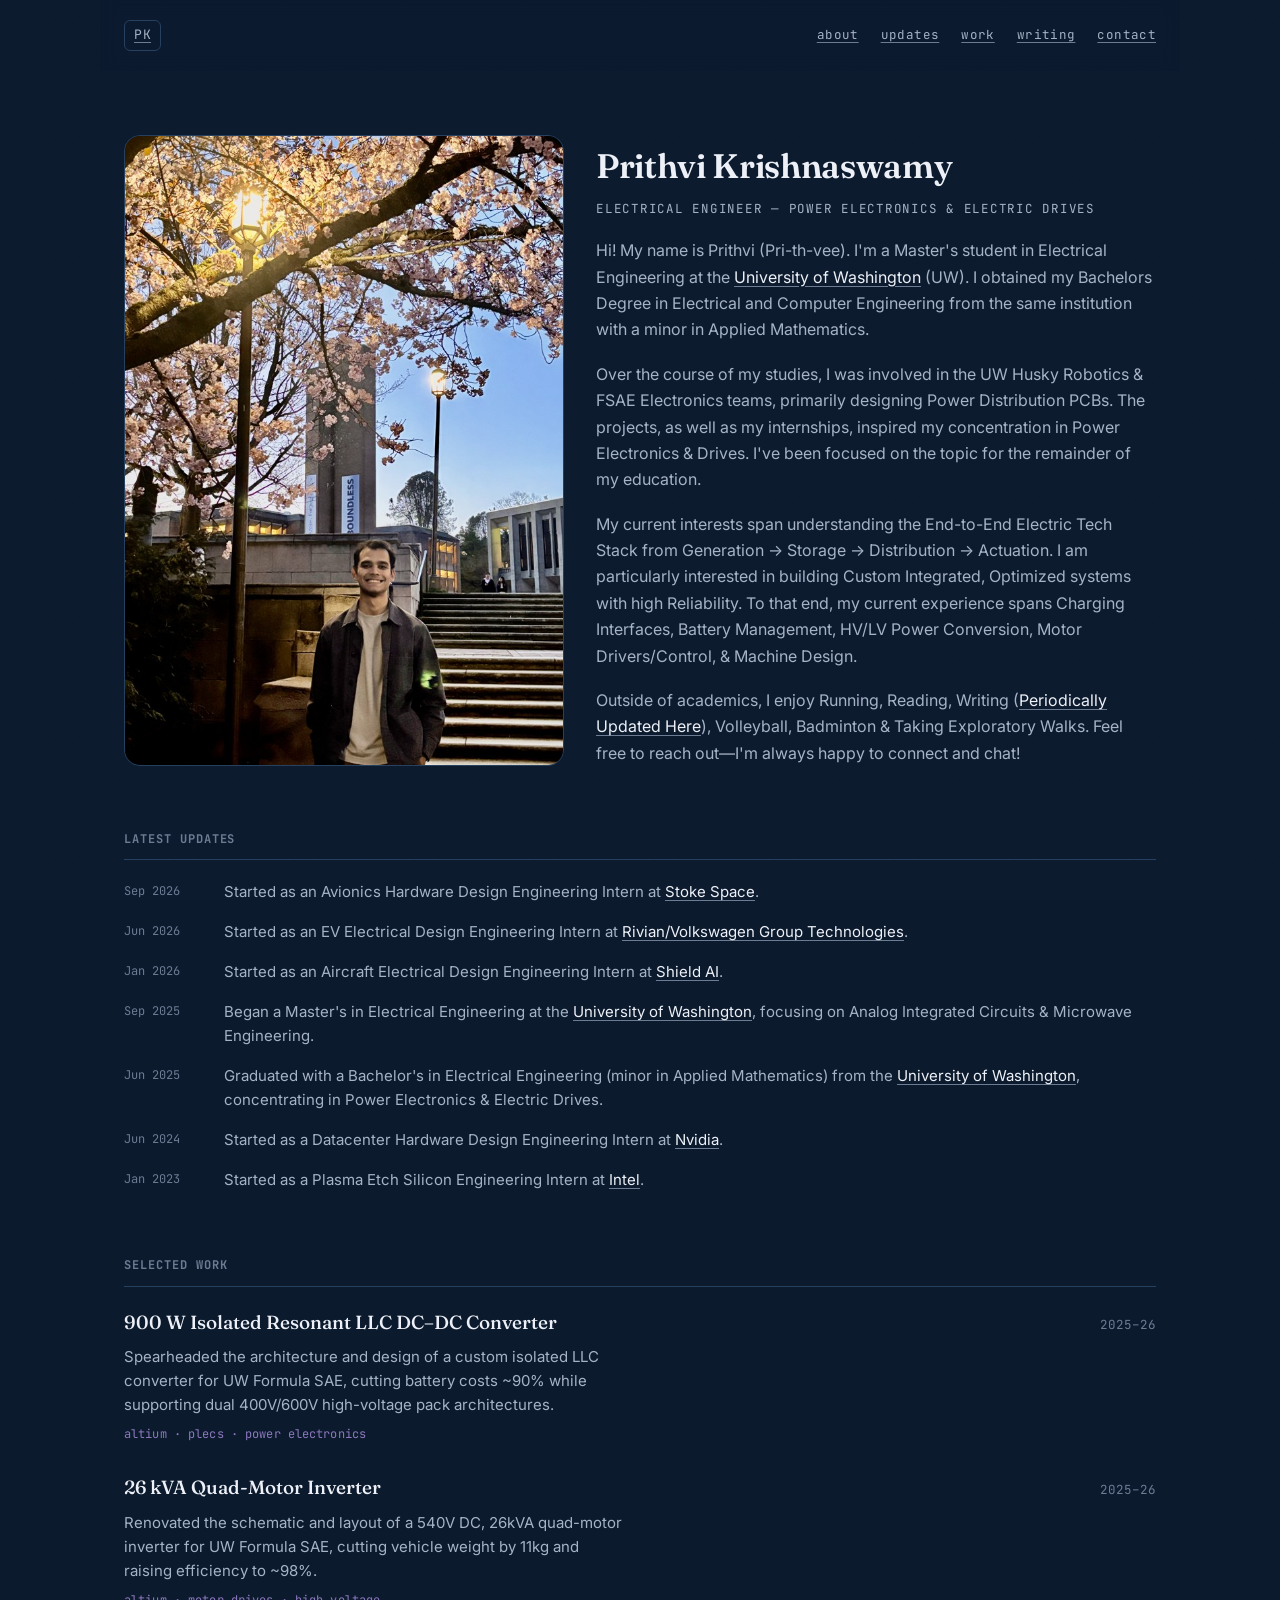
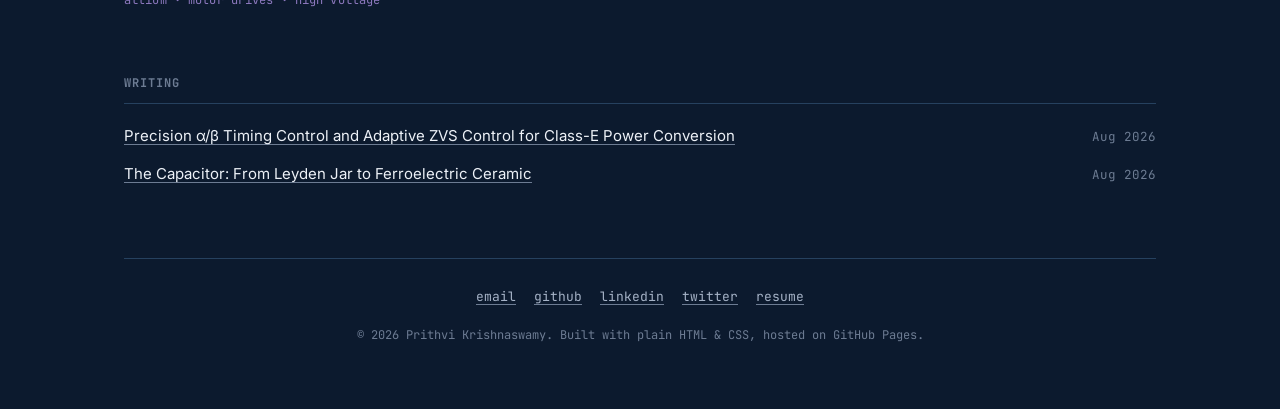
<file: index.html>
<!doctype html>
<html lang="en">
<head>
<meta charset="UTF-8">
<meta name="viewport" content="width=device-width, initial-scale=1.0">
<title>Prithvi Krishnaswamy — Electrical Engineer</title>
<meta name="description" content="Prithvi Krishnaswamy, electrical engineer. Projects, writing, and contact.">
<link rel="preconnect" href="https://fonts.googleapis.com">
<link rel="preconnect" href="https://fonts.gstatic.com" crossorigin>
<link href="https://fonts.googleapis.com/css2?family=Fraunces:opsz,wght@9..144,400;9..144,500;9..144,600&family=Inter:wght@400;500;600&family=JetBrains+Mono:wght@400;500&display=swap" rel="stylesheet">
<link rel="stylesheet" href="style.css">
</head>
<body>

  <div class="grain"></div>

  <nav class="topnav">
    <a class="topnav-logo" href="#top">PK</a>
    <div class="topnav-links">
      <a href="#about">about</a>
      <a href="#updates">updates</a>
      <a href="#work">work</a>
      <a href="#writing">writing</a>
      <a href="#contact">contact</a>
    </div>
  </nav>

  <main class="wrap">

    <header class="hero" id="top">
      <div class="avatar">
        <img src="assets/photo.jpg" alt="Prithvi Krishnaswamy">
      </div>
      <div class="hero-text">
        <h1>Prithvi Krishnaswamy</h1>
        <p class="role">Electrical Engineer — Power Electronics &amp; Electric Drives</p>
        <p class="hero-intro" id="about">
          Hi! My name is Prithvi (Pri-th-vee). I'm a Master's student in Electrical
          Engineering at the
          <a href="https://www.ece.uw.edu/" target="_blank" rel="noopener">University of Washington</a>
          (UW). I obtained my Bachelors Degree in Electrical and Computer Engineering
          from the same institution with a minor in Applied Mathematics.
        </p>
        <p class="hero-intro">
          Over the course of my studies, I was involved in the UW Husky Robotics &amp;
          FSAE Electronics teams, primarily designing Power Distribution PCBs. The
          projects, as well as my internships, inspired my concentration in
          Power Electronics &amp; Drives. I've been focused on the topic for the
          remainder of my education.
        </p>
        <p class="hero-intro">
          My current interests span understanding the End-to-End Electric Tech Stack
          from Generation -&gt; Storage -&gt; Distribution -&gt; Actuation. I am
          particularly interested in building Custom Integrated, Optimized systems with
          high Reliability. To that end, my current experience spans Charging
          Interfaces, Battery Management, HV/LV Power Conversion, Motor
          Drivers/Control, &amp; Machine Design.
        </p>
        <p class="hero-intro">
          Outside of academics, I enjoy Running, Reading, Writing
          (<a href="#writing">Periodically Updated Here</a>), Volleyball, Badminton
          &amp; Taking Exploratory Walks. Feel free to reach
          out—I'm always happy to connect and chat!
        </p>
      </div>
    </header>

    <section class="section" id="updates">
      <div class="section-head">
        <h2 class="section-title">latest updates</h2>
      </div>

      <ul class="feed">
        <li class="feed-item">
          <span class="feed-date">Sep 2026</span>
          <span class="feed-body">Started as an Avionics Hardware Design Engineering Intern at <a href="https://www.stokespace.com/" target="_blank" rel="noopener">Stoke Space</a>.</span>
        </li>
        <li class="feed-item">
          <span class="feed-date">Jun 2026</span>
          <span class="feed-body">Started as an EV Electrical Design Engineering Intern at <a href="https://rivianvw.tech/" target="_blank" rel="noopener">Rivian/Volkswagen Group Technologies</a>.</span>
        </li>
        <li class="feed-item">
          <span class="feed-date">Jan 2026</span>
          <span class="feed-body">Started as an Aircraft Electrical Design Engineering Intern at <a href="https://shield.ai/v-bat/" target="_blank" rel="noopener">Shield AI</a>.</span>
        </li>
        <li class="feed-item">
          <span class="feed-date">Sep 2025</span>
          <span class="feed-body">Began a Master's in Electrical Engineering at the <a href="https://www.ece.uw.edu/" target="_blank" rel="noopener">University of Washington</a>, focusing on Analog Integrated Circuits &amp; Microwave Engineering.</span>
        </li>
        <li class="feed-item">
          <span class="feed-date">Jun 2025</span>
          <span class="feed-body">Graduated with a Bachelor's in Electrical Engineering (minor in Applied Mathematics) from the <a href="https://www.ece.uw.edu/" target="_blank" rel="noopener">University of Washington</a>, concentrating in Power Electronics &amp; Electric Drives.</span>
        </li>
        <li class="feed-item">
          <span class="feed-date">Jun 2024</span>
          <span class="feed-body">Started as a Datacenter Hardware Design Engineering Intern at <a href="https://www.nvidia.com/en-us/" target="_blank" rel="noopener">Nvidia</a>.</span>
        </li>
        <li class="feed-item">
          <span class="feed-date">Jan 2023</span>
          <span class="feed-body">Started as a Plasma Etch Silicon Engineering Intern at <a href="https://www.intel.com/" target="_blank" rel="noopener">Intel</a>.</span>
        </li>
      </ul>
    </section>

    <section class="section" id="work">
      <div class="section-head">
        <h2 class="section-title">selected work</h2>
      </div>

      <ul class="work-list">

        <li class="work-item">
          <div class="work-head">
            <span class="work-title">900 W Isolated Resonant LLC DC–DC Converter</span>
            <span class="work-year">2025–26</span>
          </div>
          <p class="work-desc">Spearheaded the architecture and design of a custom isolated LLC converter for UW Formula SAE, cutting battery costs ~90% while supporting dual 400V/600V high-voltage pack architectures.</p>
          <p class="work-tags">altium · plecs · power electronics</p>
        </li>

        <li class="work-item">
          <div class="work-head">
            <span class="work-title">26 kVA Quad-Motor Inverter</span>
            <span class="work-year">2025–26</span>
          </div>
          <p class="work-desc">Renovated the schematic and layout of a 540V DC, 26kVA quad-motor inverter for UW Formula SAE, cutting vehicle weight by 11kg and raising efficiency to ~98%.</p>
          <p class="work-tags">altium · motor drives · high voltage</p>
        </li>

      </ul>
    </section>

    <section class="section" id="writing">
      <div class="section-head">
        <h2 class="section-title">writing</h2>
      </div>
      <ul class="writing-list">
        <li>
          <a href="writing/class-e-tapeout-proposals.html">Precision α/β Timing Control and Adaptive ZVS Control for Class-E Power Conversion</a>
          <span class="writing-date">Aug 2026</span>
        </li>
        <li>
          <a href="writing/capacitor-deep-dive.html">The Capacitor: From Leyden Jar to Ferroelectric Ceramic</a>
          <span class="writing-date">Aug 2026</span>
        </li>
      </ul>
    </section>

    <footer class="footer" id="contact">
      <nav class="footer-links" aria-label="Contact and profiles">
        <a href="mailto:1811prithvi@gmail.com">email</a>
        <a href="https://github.com/" target="_blank" rel="noopener">github</a>
        <a href="https://www.linkedin.com/in/prithvi-krishnaswamy-23a647190/" target="_blank" rel="noopener">linkedin</a>
        <a href="https://x.com/" target="_blank" rel="noopener">twitter</a>
        <a href="resume.pdf" target="_blank" rel="noopener">resume</a>
      </nav>
      <p class="copyright">© 2026 Prithvi Krishnaswamy. Built with plain HTML &amp; CSS, hosted on GitHub Pages.</p>
    </footer>

  </main>

</body>
</html>
</file>
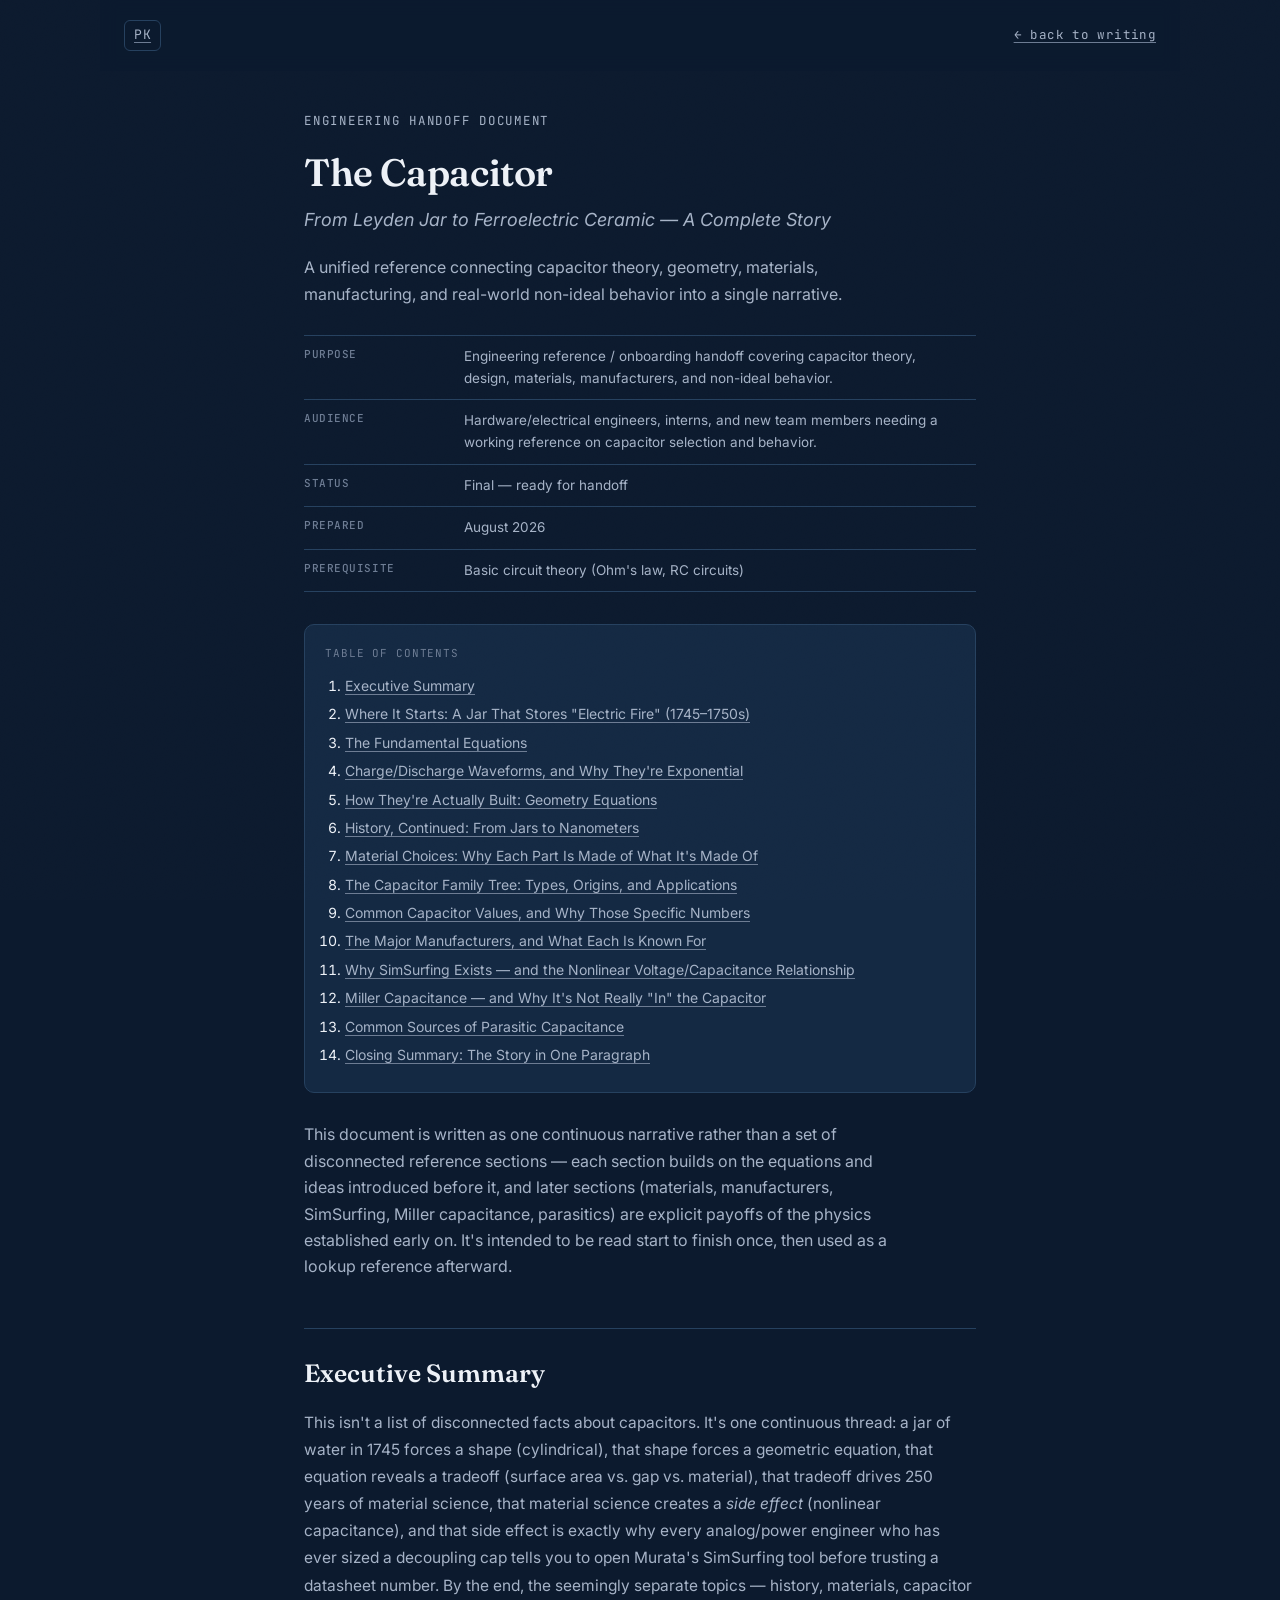
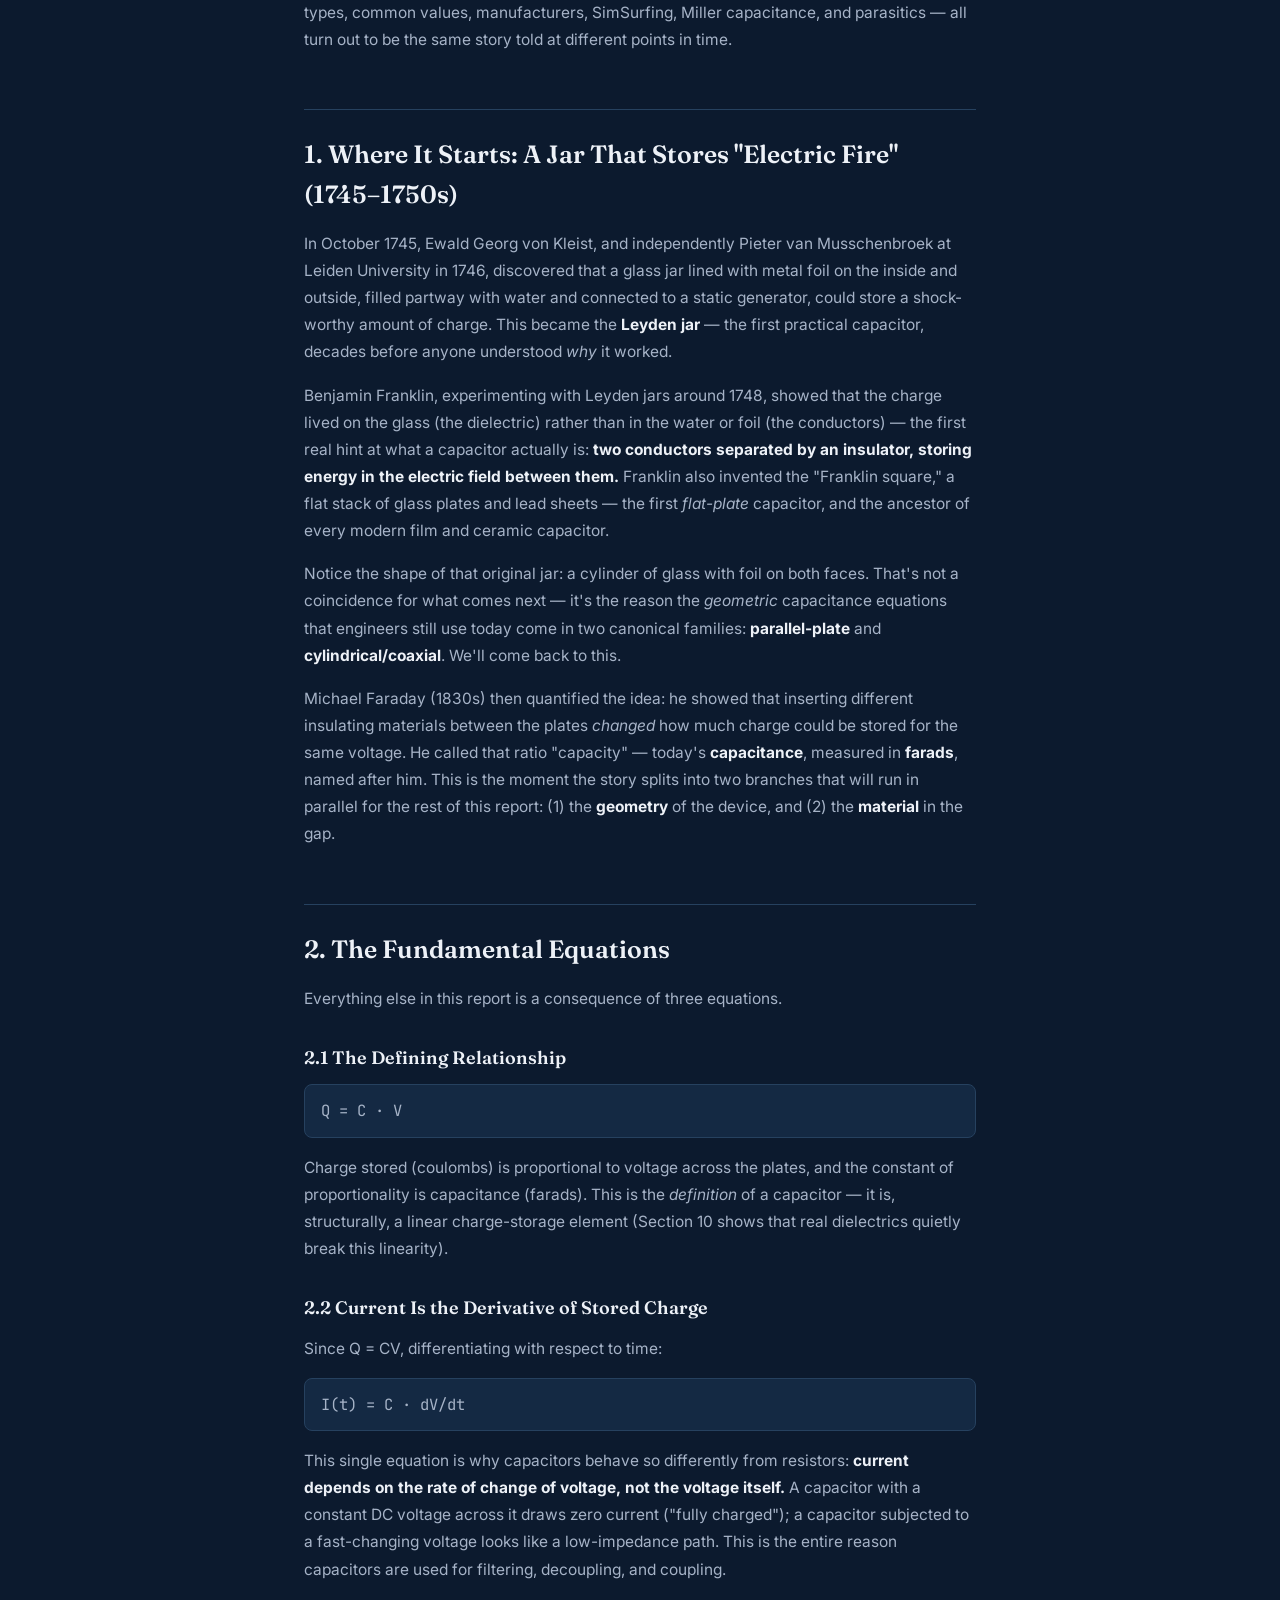
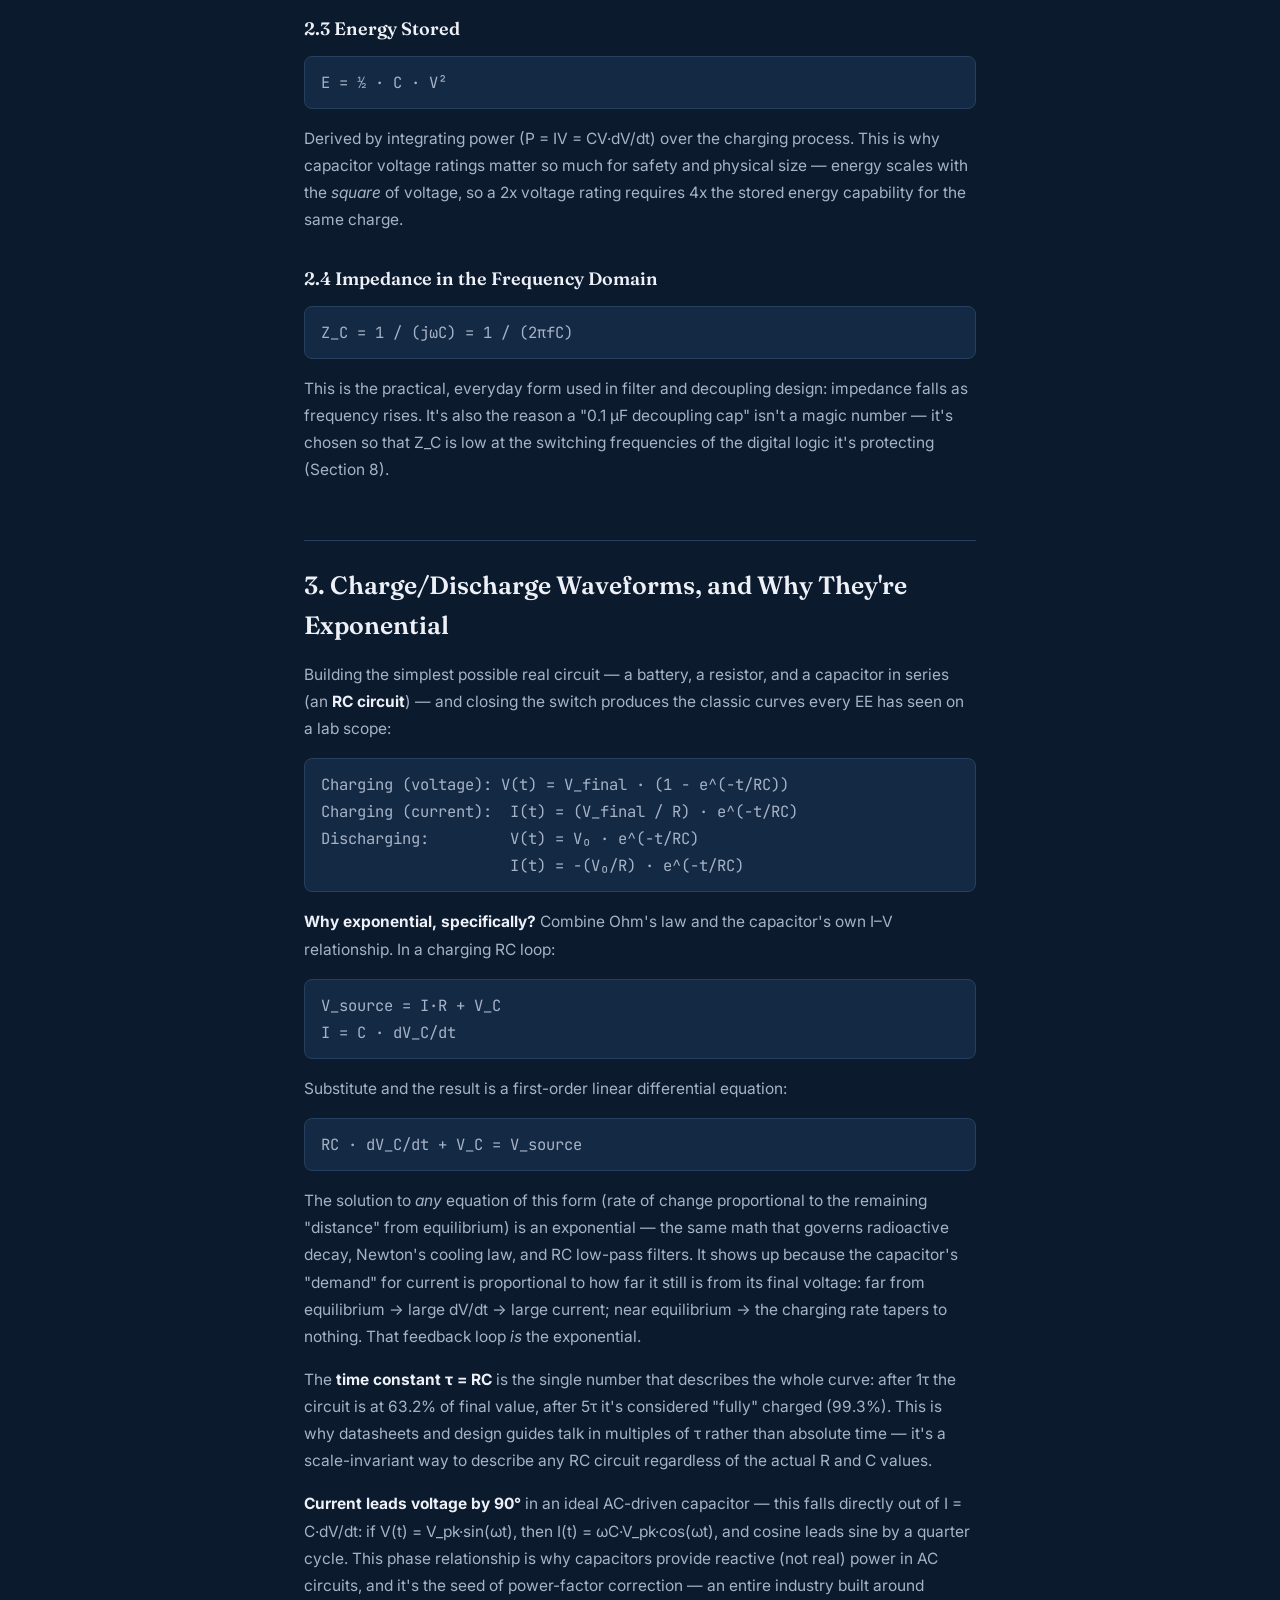
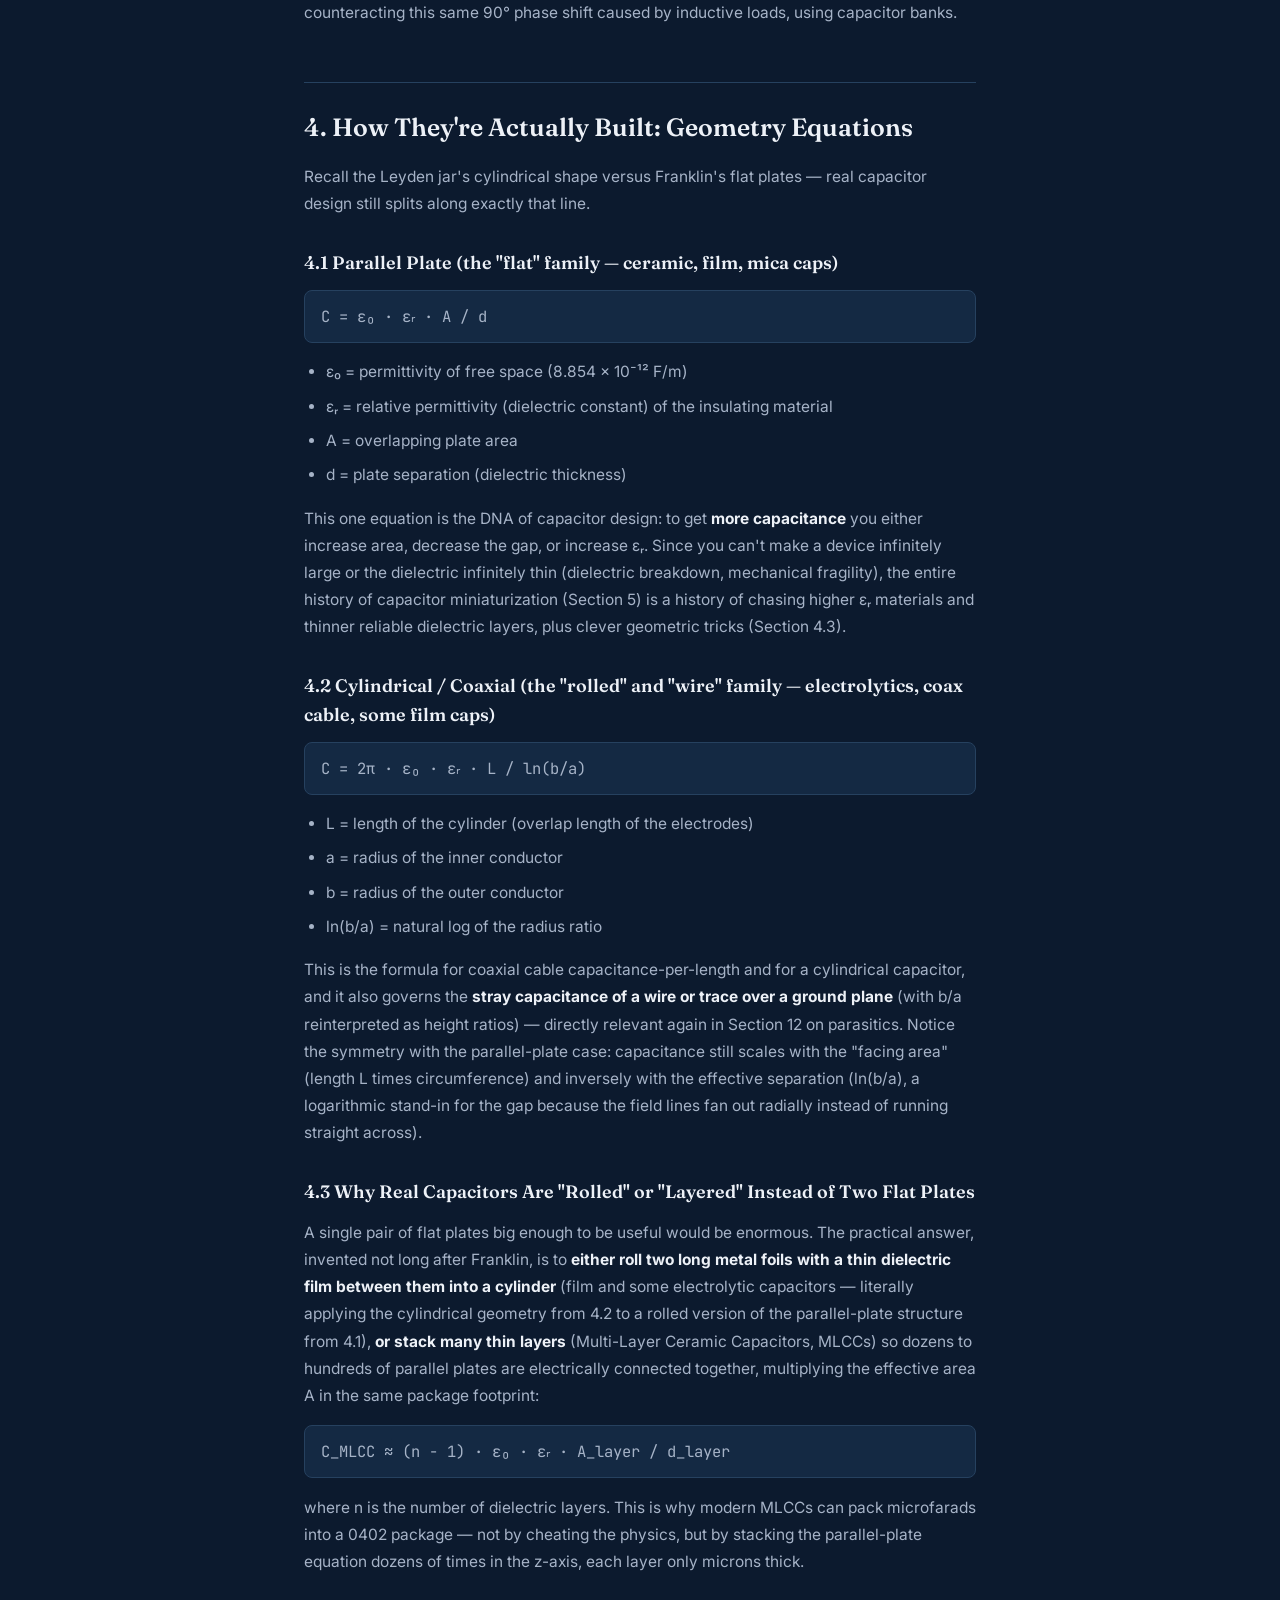
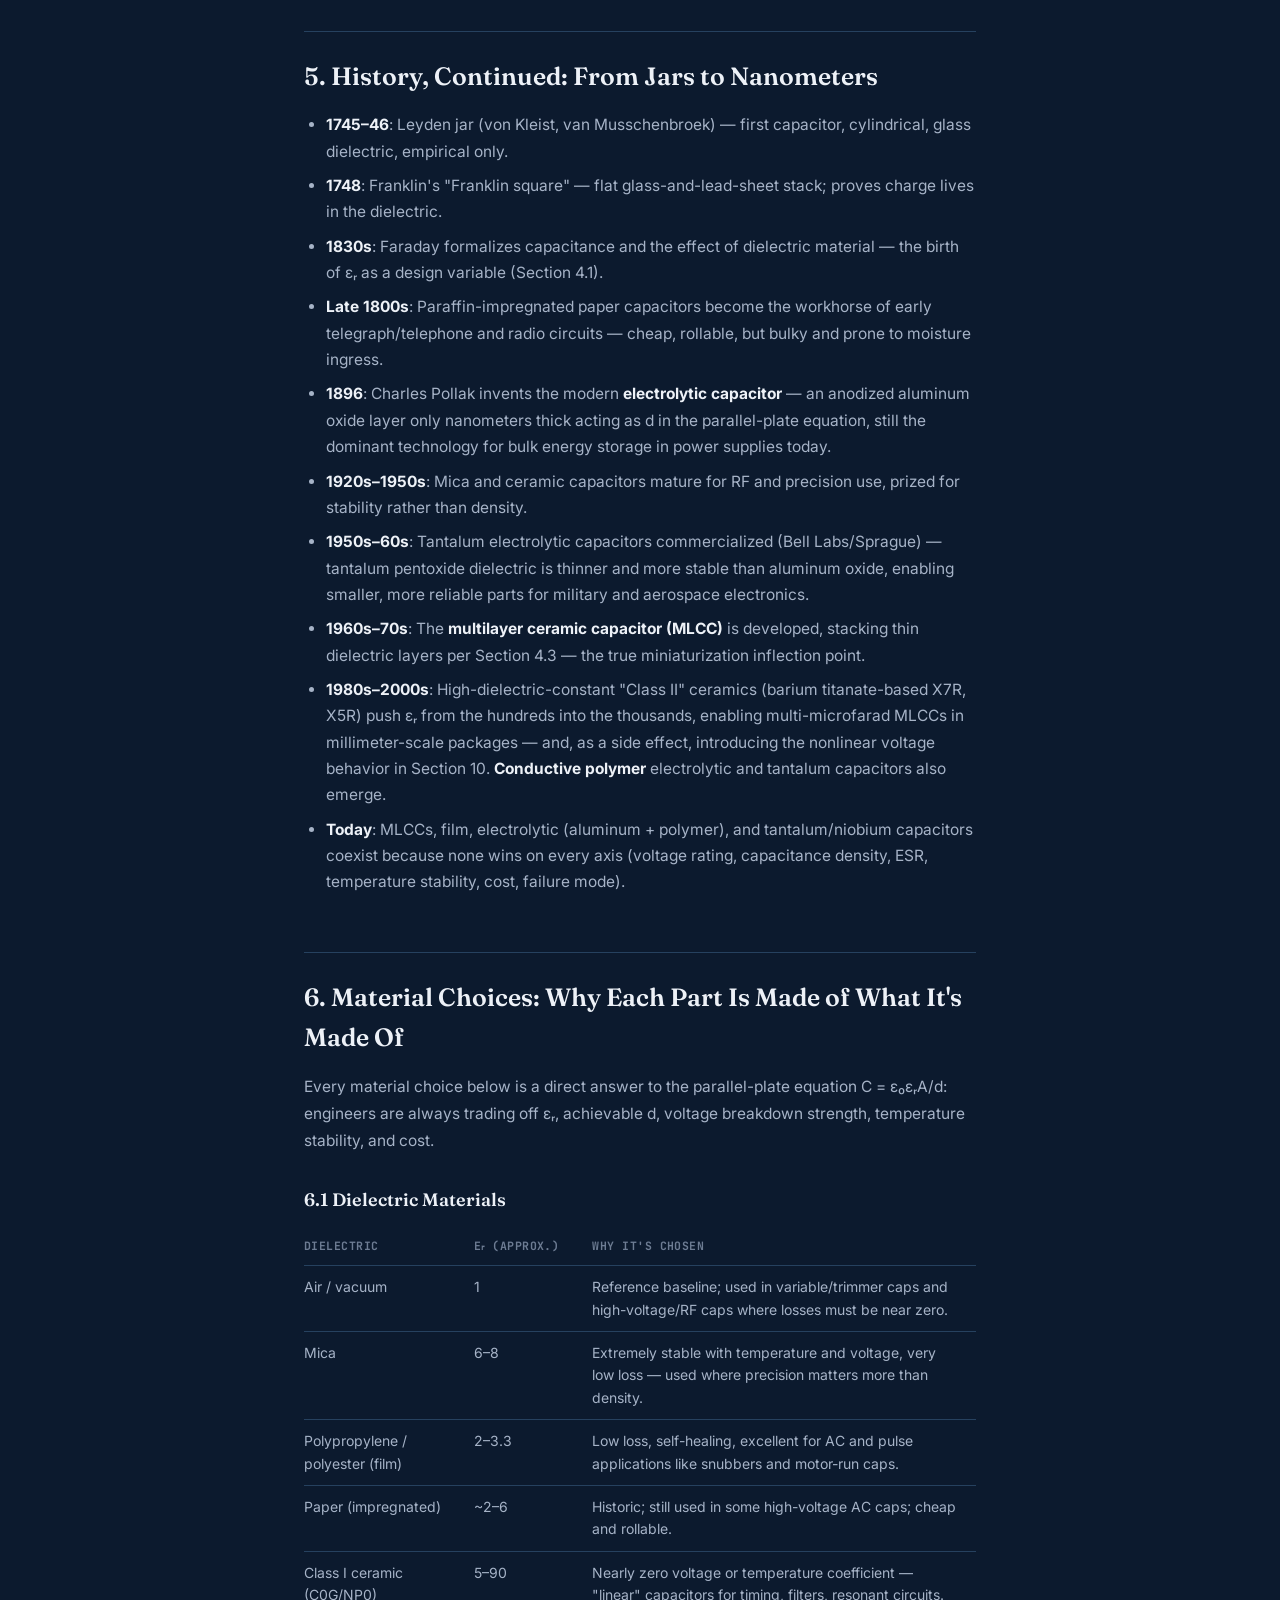
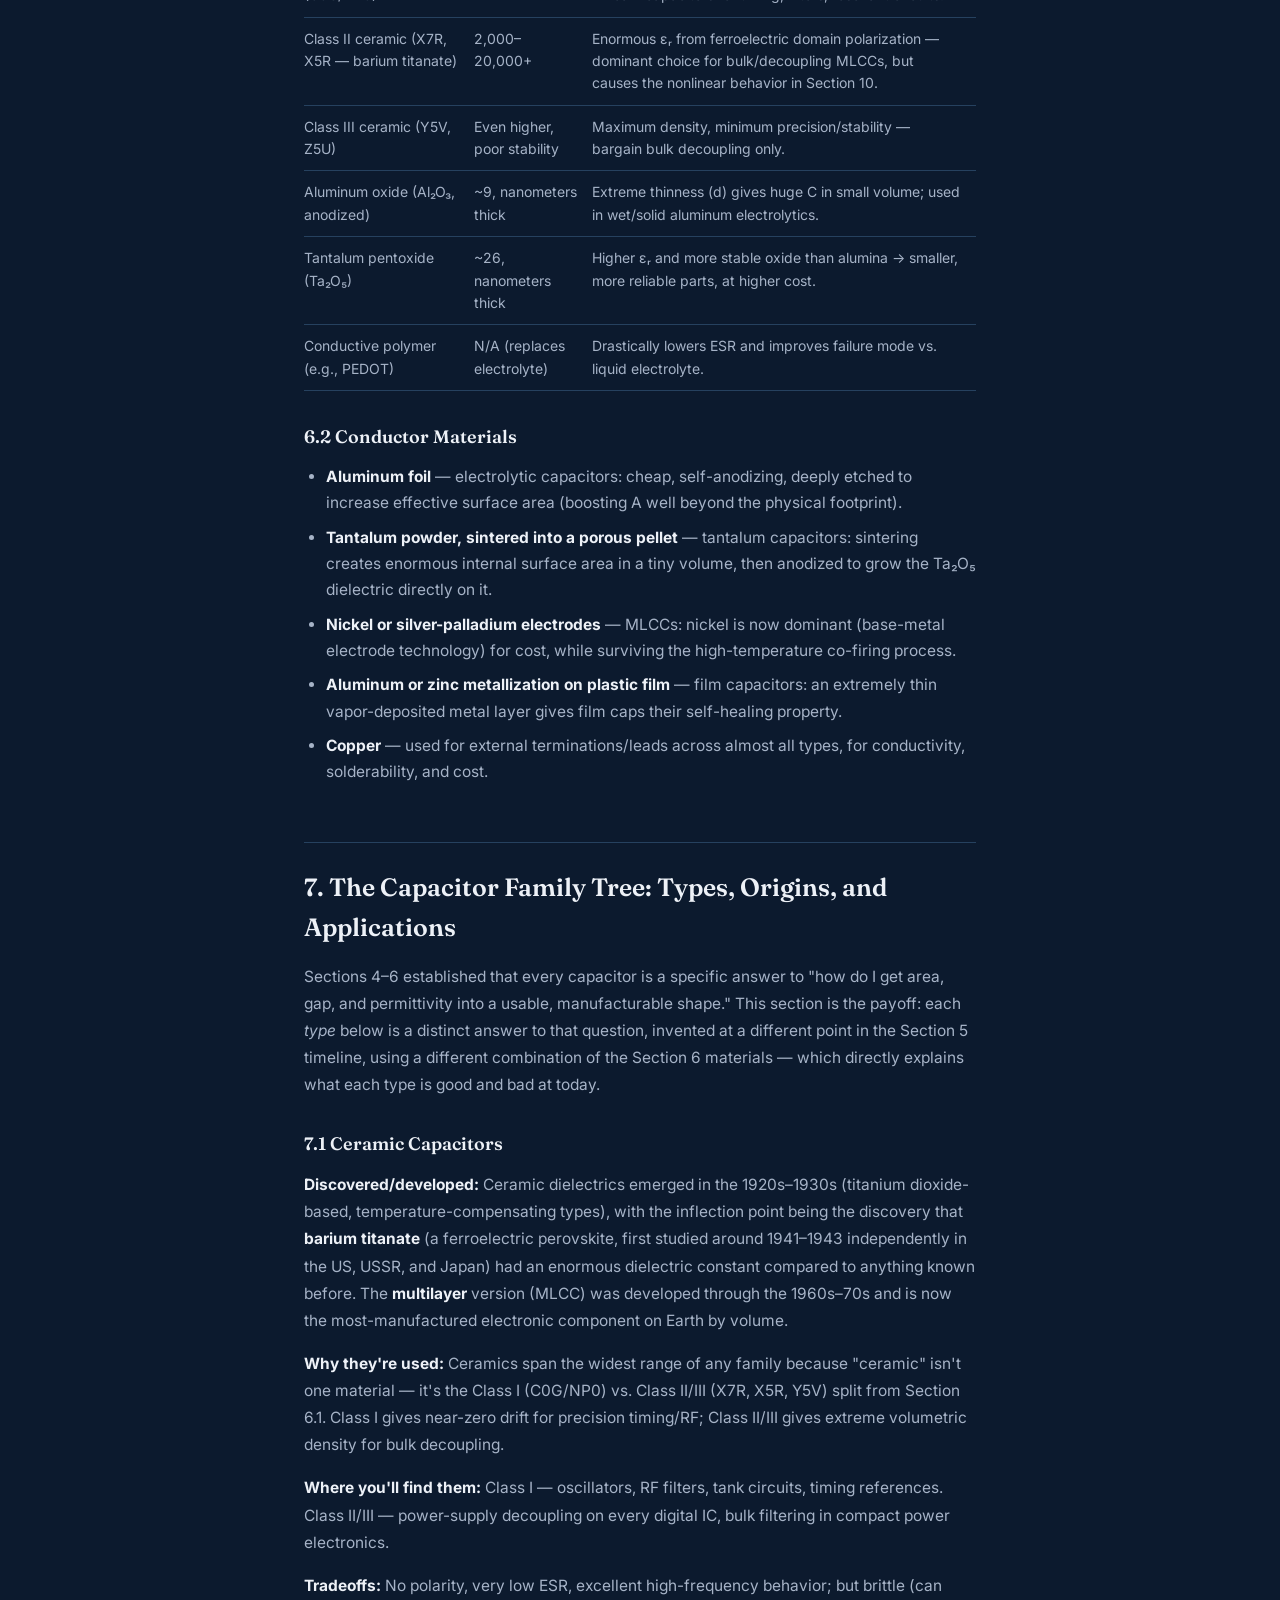
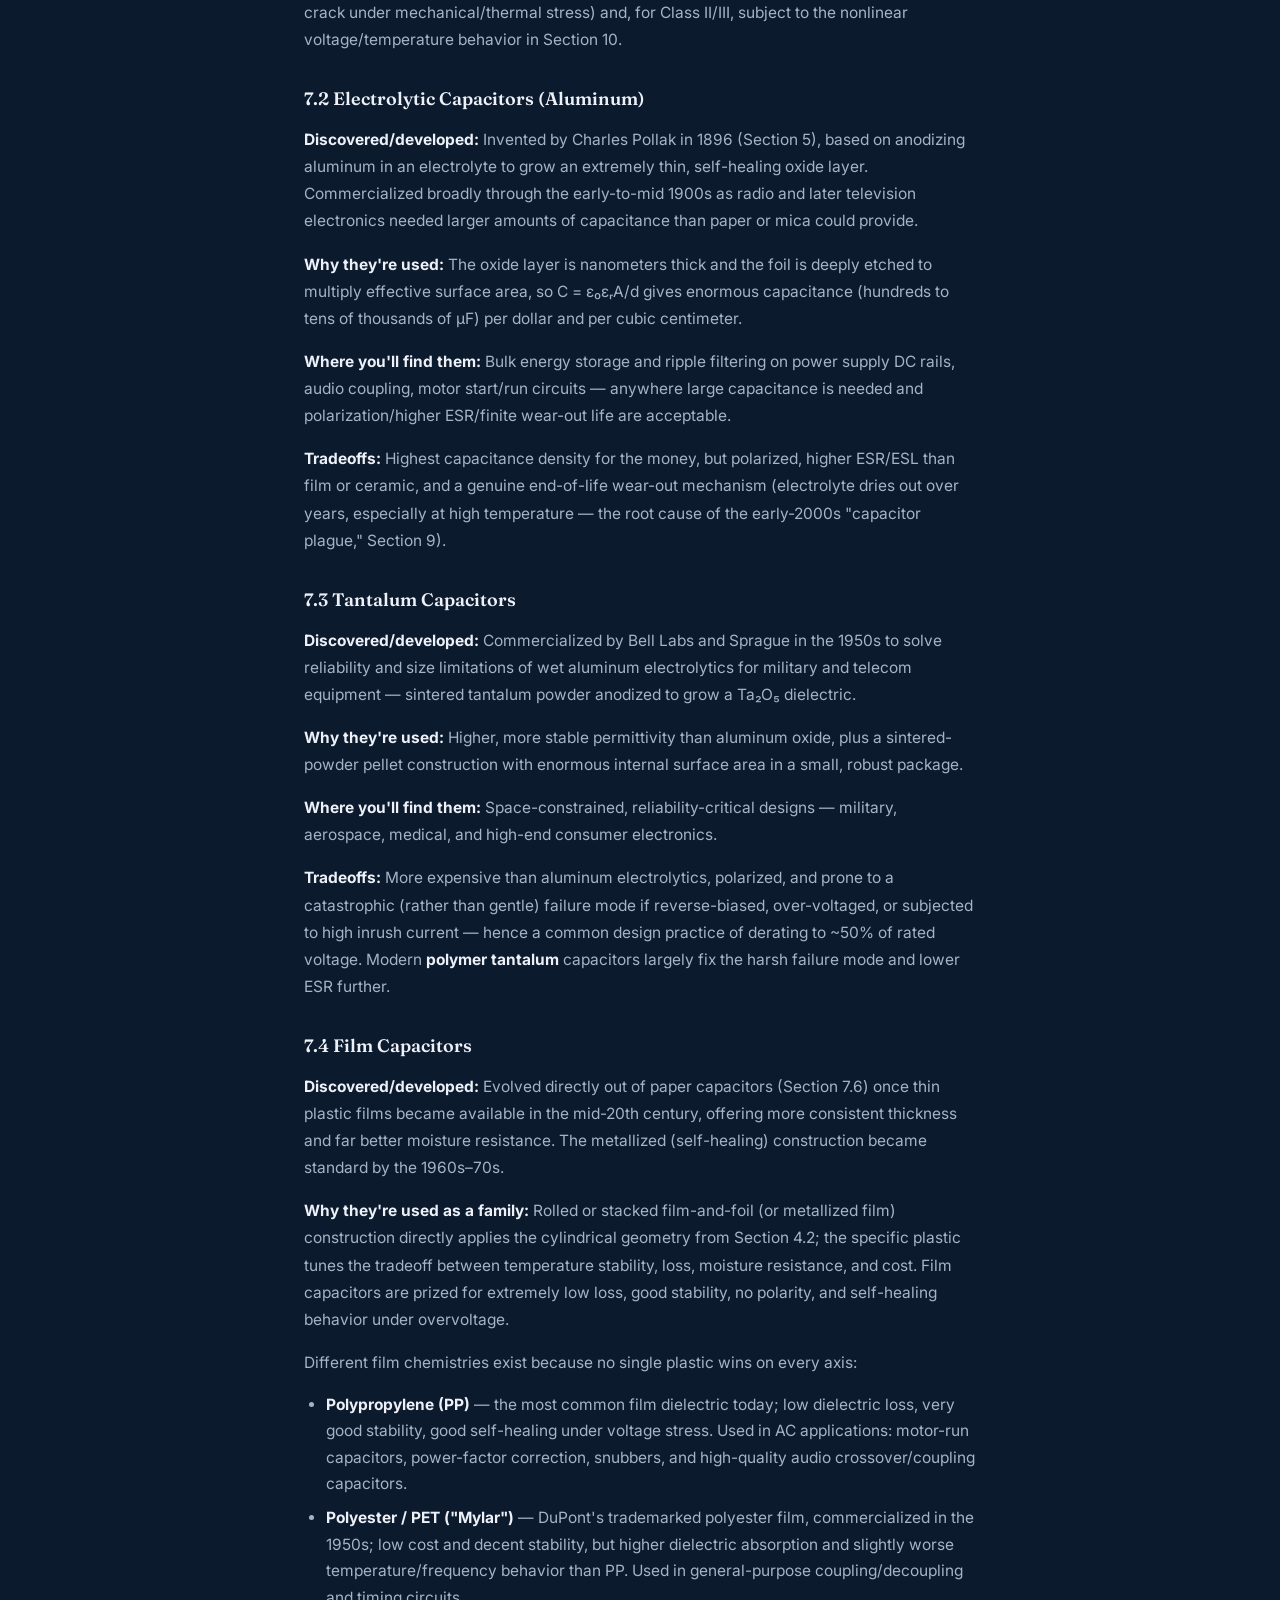
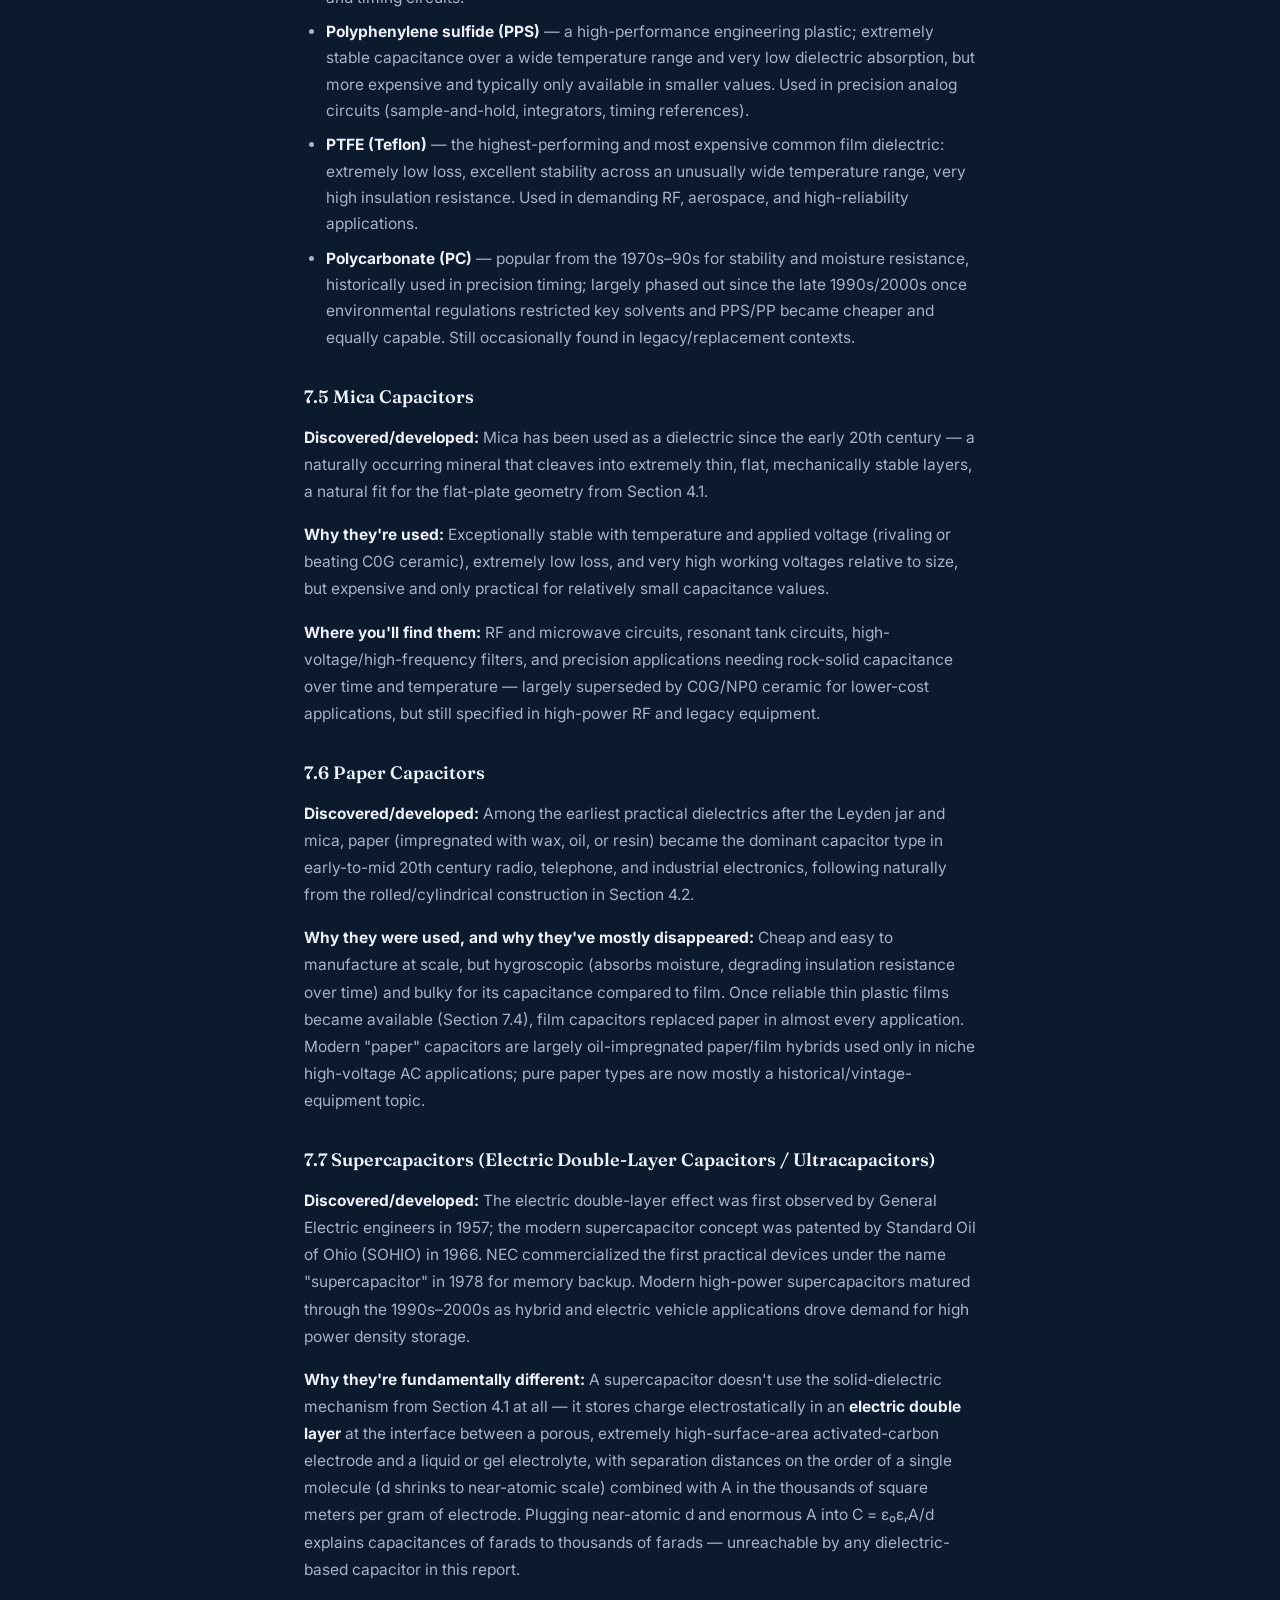
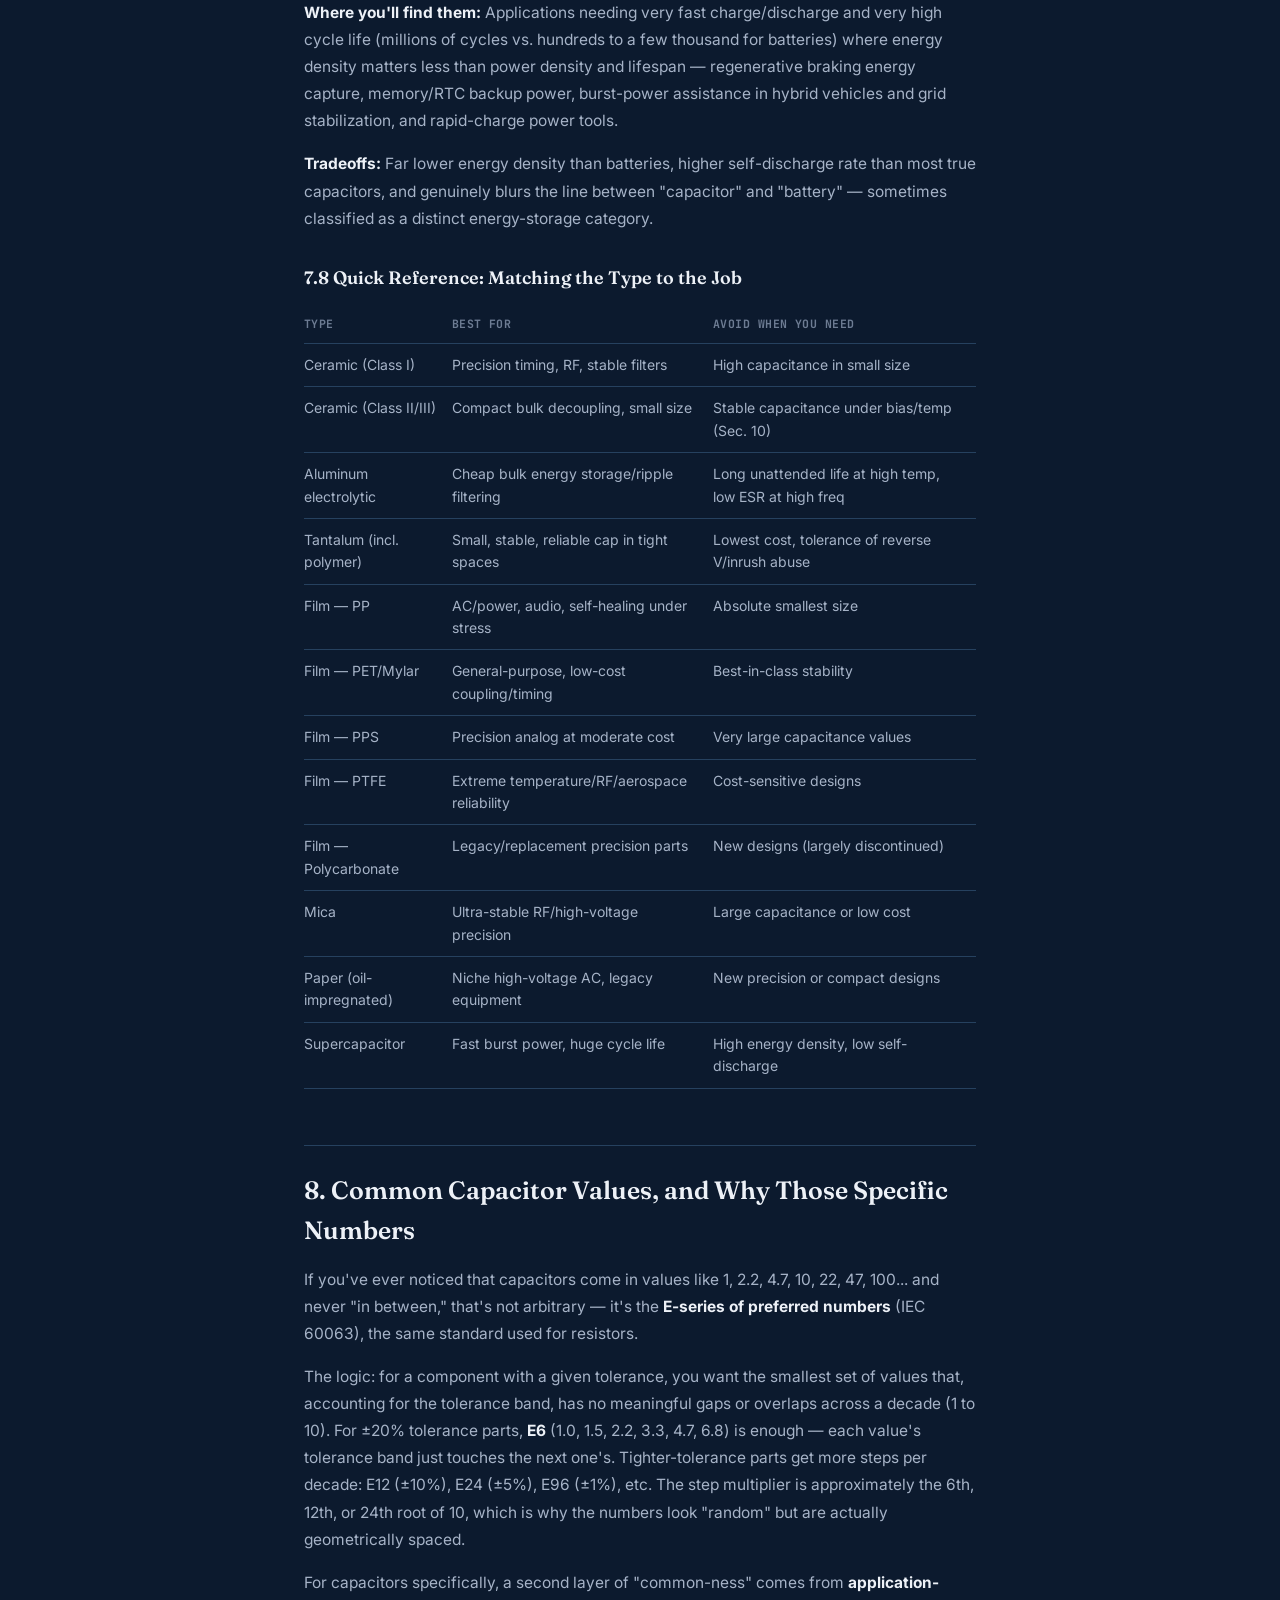
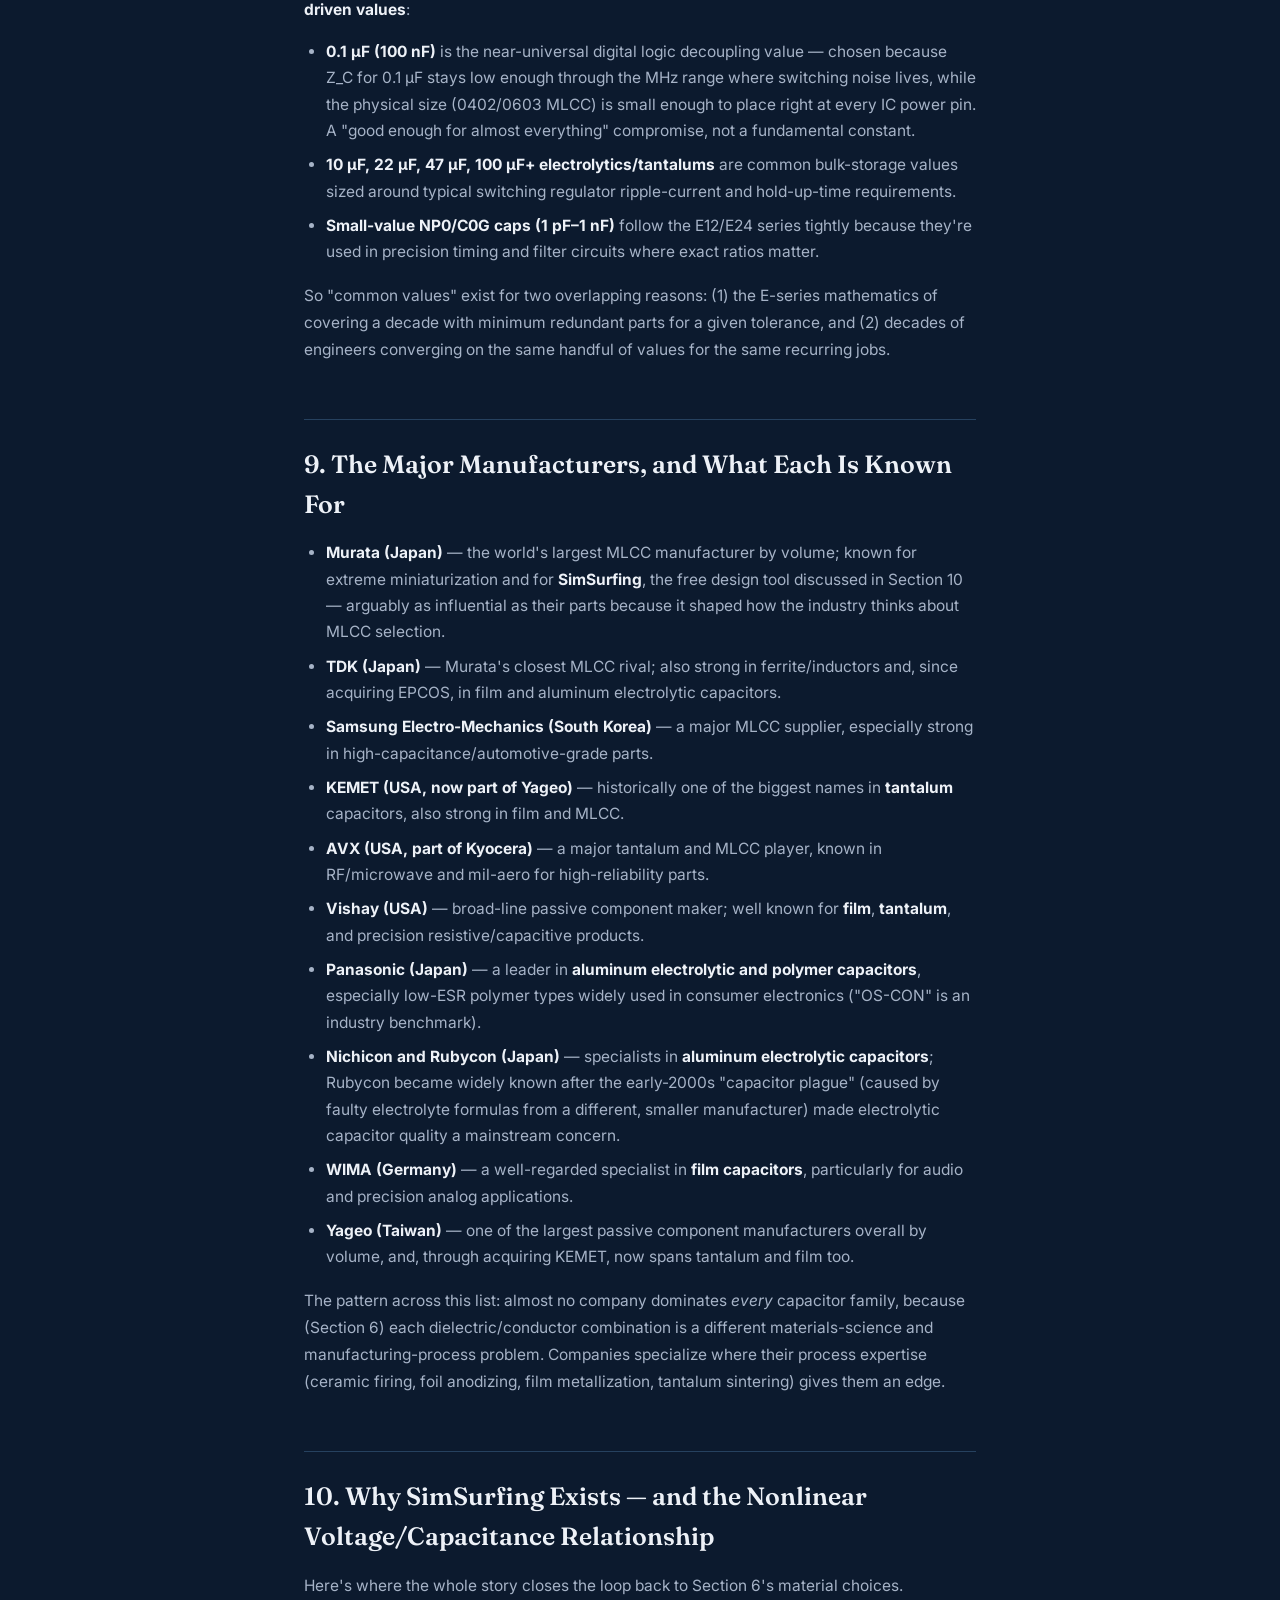
<file: writing/capacitor-deep-dive.html>
<!doctype html>
<html lang="en">
<head>
<meta charset="UTF-8">
<meta name="viewport" content="width=device-width, initial-scale=1.0">
<title>The Capacitor: From Leyden Jar to Ferroelectric Ceramic — Prithvi Krishnaswamy</title>
<meta name="description" content="A unified reference connecting capacitor theory, geometry, materials, manufacturing, and real-world non-ideal behavior into a single narrative.">
<link rel="preconnect" href="https://fonts.googleapis.com">
<link rel="preconnect" href="https://fonts.gstatic.com" crossorigin>
<link href="https://fonts.googleapis.com/css2?family=Fraunces:opsz,wght@9..144,400;9..144,500;9..144,600&family=Inter:wght@400;500;600&family=JetBrains+Mono:wght@400;500&display=swap" rel="stylesheet">
<link rel="stylesheet" href="../style.css">
</head>
<body>

  <div class="grain"></div>

  <nav class="topnav">
    <a class="topnav-logo" href="../index.html#top">PK</a>
    <div class="topnav-links">
      <a href="../index.html#writing">← back to writing</a>
    </div>
  </nav>

  <main class="article-wrap">

    <header class="article-header">
      <p class="role">engineering handoff document</p>
      <h1 class="article-title">The Capacitor</h1>
      <p class="article-subtitle">From Leyden Jar to Ferroelectric Ceramic — A Complete Story</p>
      <p class="article-lead">A unified reference connecting capacitor theory, geometry, materials, manufacturing, and real-world non-ideal behavior into a single narrative.</p>

      <table class="meta-table">
        <tr><th>Purpose</th><td>Engineering reference / onboarding handoff covering capacitor theory, design, materials, manufacturers, and non-ideal behavior.</td></tr>
        <tr><th>Audience</th><td>Hardware/electrical engineers, interns, and new team members needing a working reference on capacitor selection and behavior.</td></tr>
        <tr><th>Status</th><td>Final — ready for handoff</td></tr>
        <tr><th>Prepared</th><td>August 2026</td></tr>
        <tr><th>Prerequisite</th><td>Basic circuit theory (Ohm's law, RC circuits)</td></tr>
      </table>

      <div class="toc">
        <p class="toc-title">Table of contents</p>
        <ol>
          <li><a href="#executive-summary">Executive Summary</a></li>
          <li><a href="#sec1">Where It Starts: A Jar That Stores "Electric Fire" (1745–1750s)</a></li>
          <li><a href="#sec2">The Fundamental Equations</a></li>
          <li><a href="#sec3">Charge/Discharge Waveforms, and Why They're Exponential</a></li>
          <li><a href="#sec4">How They're Actually Built: Geometry Equations</a></li>
          <li><a href="#sec5">History, Continued: From Jars to Nanometers</a></li>
          <li><a href="#sec6">Material Choices: Why Each Part Is Made of What It's Made Of</a></li>
          <li><a href="#sec7">The Capacitor Family Tree: Types, Origins, and Applications</a></li>
          <li><a href="#sec8">Common Capacitor Values, and Why Those Specific Numbers</a></li>
          <li><a href="#sec9">The Major Manufacturers, and What Each Is Known For</a></li>
          <li><a href="#sec10">Why SimSurfing Exists — and the Nonlinear Voltage/Capacitance Relationship</a></li>
          <li><a href="#sec11">Miller Capacitance — and Why It's Not Really "In" the Capacitor</a></li>
          <li><a href="#sec12">Common Sources of Parasitic Capacitance</a></li>
          <li><a href="#closing">Closing Summary: The Story in One Paragraph</a></li>
        </ol>
      </div>

      <p class="article-lead" style="margin-top:28px;">This document is written as one continuous narrative rather than a set of disconnected reference sections — each section builds on the equations and ideas introduced before it, and later sections (materials, manufacturers, SimSurfing, Miller capacitance, parasitics) are explicit payoffs of the physics established early on. It's intended to be read start to finish once, then used as a lookup reference afterward.</p>
    </header>

    <article class="article-body">

      <h2 id="executive-summary">Executive Summary</h2>
      <p>This isn't a list of disconnected facts about capacitors. It's one continuous thread: a jar of water in 1745 forces a shape (cylindrical), that shape forces a geometric equation, that equation reveals a tradeoff (surface area vs. gap vs. material), that tradeoff drives 250 years of material science, that material science creates a <em>side effect</em> (nonlinear capacitance), and that side effect is exactly why every analog/power engineer who has ever sized a decoupling cap tells you to open Murata's SimSurfing tool before trusting a datasheet number. By the end, the seemingly separate topics — history, materials, capacitor types, common values, manufacturers, SimSurfing, Miller capacitance, and parasitics — all turn out to be the same story told at different points in time.</p>

      <h2 id="sec1">1. Where It Starts: A Jar That Stores "Electric Fire" (1745–1750s)</h2>
      <p>In October 1745, Ewald Georg von Kleist, and independently Pieter van Musschenbroek at Leiden University in 1746, discovered that a glass jar lined with metal foil on the inside and outside, filled partway with water and connected to a static generator, could store a shock-worthy amount of charge. This became the <strong>Leyden jar</strong> — the first practical capacitor, decades before anyone understood <em>why</em> it worked.</p>
      <p>Benjamin Franklin, experimenting with Leyden jars around 1748, showed that the charge lived on the glass (the dielectric) rather than in the water or foil (the conductors) — the first real hint at what a capacitor actually is: <strong>two conductors separated by an insulator, storing energy in the electric field between them.</strong> Franklin also invented the "Franklin square," a flat stack of glass plates and lead sheets — the first <em>flat-plate</em> capacitor, and the ancestor of every modern film and ceramic capacitor.</p>
      <p>Notice the shape of that original jar: a cylinder of glass with foil on both faces. That's not a coincidence for what comes next — it's the reason the <em>geometric</em> capacitance equations that engineers still use today come in two canonical families: <strong>parallel-plate</strong> and <strong>cylindrical/coaxial</strong>. We'll come back to this.</p>
      <p>Michael Faraday (1830s) then quantified the idea: he showed that inserting different insulating materials between the plates <em>changed</em> how much charge could be stored for the same voltage. He called that ratio "capacity" — today's <strong>capacitance</strong>, measured in <strong>farads</strong>, named after him. This is the moment the story splits into two branches that will run in parallel for the rest of this report: (1) the <strong>geometry</strong> of the device, and (2) the <strong>material</strong> in the gap.</p>

      <h2 id="sec2">2. The Fundamental Equations</h2>
      <p>Everything else in this report is a consequence of three equations.</p>

      <h3>2.1 The Defining Relationship</h3>
      <p class="equation">Q = C · V</p>
      <p>Charge stored (coulombs) is proportional to voltage across the plates, and the constant of proportionality is capacitance (farads). This is the <em>definition</em> of a capacitor — it is, structurally, a linear charge-storage element (Section 10 shows that real dielectrics quietly break this linearity).</p>

      <h3>2.2 Current Is the Derivative of Stored Charge</h3>
      <p>Since Q = CV, differentiating with respect to time:</p>
      <p class="equation">I(t) = C · dV/dt</p>
      <p>This single equation is why capacitors behave so differently from resistors: <strong>current depends on the rate of change of voltage, not the voltage itself.</strong> A capacitor with a constant DC voltage across it draws zero current ("fully charged"); a capacitor subjected to a fast-changing voltage looks like a low-impedance path. This is the entire reason capacitors are used for filtering, decoupling, and coupling.</p>

      <h3>2.3 Energy Stored</h3>
      <p class="equation">E = ½ · C · V²</p>
      <p>Derived by integrating power (P = IV = CV·dV/dt) over the charging process. This is why capacitor voltage ratings matter so much for safety and physical size — energy scales with the <em>square</em> of voltage, so a 2x voltage rating requires 4x the stored energy capability for the same charge.</p>

      <h3>2.4 Impedance in the Frequency Domain</h3>
      <p class="equation">Z_C = 1 / (jωC) = 1 / (2πfC)</p>
      <p>This is the practical, everyday form used in filter and decoupling design: impedance falls as frequency rises. It's also the reason a "0.1 µF decoupling cap" isn't a magic number — it's chosen so that Z_C is low at the switching frequencies of the digital logic it's protecting (Section 8).</p>

      <h2 id="sec3">3. Charge/Discharge Waveforms, and Why They're Exponential</h2>
      <p>Building the simplest possible real circuit — a battery, a resistor, and a capacitor in series (an <strong>RC circuit</strong>) — and closing the switch produces the classic curves every EE has seen on a lab scope:</p>
      <p class="equation">Charging (voltage): V(t) = V_final · (1 − e^(−t/RC))
Charging (current):  I(t) = (V_final / R) · e^(−t/RC)
Discharging:         V(t) = V₀ · e^(−t/RC)
                     I(t) = −(V₀/R) · e^(−t/RC)</p>
      <p><strong>Why exponential, specifically?</strong> Combine Ohm's law and the capacitor's own I–V relationship. In a charging RC loop:</p>
      <p class="equation">V_source = I·R + V_C
I = C · dV_C/dt</p>
      <p>Substitute and the result is a first-order linear differential equation:</p>
      <p class="equation">RC · dV_C/dt + V_C = V_source</p>
      <p>The solution to <em>any</em> equation of this form (rate of change proportional to the remaining "distance" from equilibrium) is an exponential — the same math that governs radioactive decay, Newton's cooling law, and RC low-pass filters. It shows up because the capacitor's "demand" for current is proportional to how far it still is from its final voltage: far from equilibrium → large dV/dt → large current; near equilibrium → the charging rate tapers to nothing. That feedback loop <em>is</em> the exponential.</p>
      <p>The <strong>time constant τ = RC</strong> is the single number that describes the whole curve: after 1τ the circuit is at 63.2% of final value, after 5τ it's considered "fully" charged (99.3%). This is why datasheets and design guides talk in multiples of τ rather than absolute time — it's a scale-invariant way to describe any RC circuit regardless of the actual R and C values.</p>
      <p><strong>Current leads voltage by 90°</strong> in an ideal AC-driven capacitor — this falls directly out of I = C·dV/dt: if V(t) = V_pk·sin(ωt), then I(t) = ωC·V_pk·cos(ωt), and cosine leads sine by a quarter cycle. This phase relationship is why capacitors provide reactive (not real) power in AC circuits, and it's the seed of power-factor correction — an entire industry built around counteracting this same 90° phase shift caused by inductive loads, using capacitor banks.</p>

      <h2 id="sec4">4. How They're Actually Built: Geometry Equations</h2>
      <p>Recall the Leyden jar's cylindrical shape versus Franklin's flat plates — real capacitor design still splits along exactly that line.</p>

      <h3>4.1 Parallel Plate (the "flat" family — ceramic, film, mica caps)</h3>
      <p class="equation">C = ε₀ · εᵣ · A / d</p>
      <ul>
        <li>ε₀ = permittivity of free space (8.854 × 10⁻¹² F/m)</li>
        <li>εᵣ = relative permittivity (dielectric constant) of the insulating material</li>
        <li>A = overlapping plate area</li>
        <li>d = plate separation (dielectric thickness)</li>
      </ul>
      <p>This one equation is the DNA of capacitor design: to get <strong>more capacitance</strong> you either increase area, decrease the gap, or increase εᵣ. Since you can't make a device infinitely large or the dielectric infinitely thin (dielectric breakdown, mechanical fragility), the entire history of capacitor miniaturization (Section 5) is a history of chasing higher εᵣ materials and thinner reliable dielectric layers, plus clever geometric tricks (Section 4.3).</p>

      <h3>4.2 Cylindrical / Coaxial (the "rolled" and "wire" family — electrolytics, coax cable, some film caps)</h3>
      <p class="equation">C = 2π · ε₀ · εᵣ · L / ln(b/a)</p>
      <ul>
        <li>L = length of the cylinder (overlap length of the electrodes)</li>
        <li>a = radius of the inner conductor</li>
        <li>b = radius of the outer conductor</li>
        <li>ln(b/a) = natural log of the radius ratio</li>
      </ul>
      <p>This is the formula for coaxial cable capacitance-per-length and for a cylindrical capacitor, and it also governs the <strong>stray capacitance of a wire or trace over a ground plane</strong> (with b/a reinterpreted as height ratios) — directly relevant again in Section 12 on parasitics. Notice the symmetry with the parallel-plate case: capacitance still scales with the "facing area" (length L times circumference) and inversely with the effective separation (ln(b/a), a logarithmic stand-in for the gap because the field lines fan out radially instead of running straight across).</p>

      <h3>4.3 Why Real Capacitors Are "Rolled" or "Layered" Instead of Two Flat Plates</h3>
      <p>A single pair of flat plates big enough to be useful would be enormous. The practical answer, invented not long after Franklin, is to <strong>either roll two long metal foils with a thin dielectric film between them into a cylinder</strong> (film and some electrolytic capacitors — literally applying the cylindrical geometry from 4.2 to a rolled version of the parallel-plate structure from 4.1), <strong>or stack many thin layers</strong> (Multi-Layer Ceramic Capacitors, MLCCs) so dozens to hundreds of parallel plates are electrically connected together, multiplying the effective area A in the same package footprint:</p>
      <p class="equation">C_MLCC ≈ (n − 1) · ε₀ · εᵣ · A_layer / d_layer</p>
      <p>where n is the number of dielectric layers. This is why modern MLCCs can pack microfarads into a 0402 package — not by cheating the physics, but by stacking the parallel-plate equation dozens of times in the z-axis, each layer only microns thick.</p>

      <h2 id="sec5">5. History, Continued: From Jars to Nanometers</h2>
      <ul>
        <li><strong>1745–46</strong>: Leyden jar (von Kleist, van Musschenbroek) — first capacitor, cylindrical, glass dielectric, empirical only.</li>
        <li><strong>1748</strong>: Franklin's "Franklin square" — flat glass-and-lead-sheet stack; proves charge lives in the dielectric.</li>
        <li><strong>1830s</strong>: Faraday formalizes capacitance and the effect of dielectric material — the birth of εᵣ as a design variable (Section 4.1).</li>
        <li><strong>Late 1800s</strong>: Paraffin-impregnated paper capacitors become the workhorse of early telegraph/telephone and radio circuits — cheap, rollable, but bulky and prone to moisture ingress.</li>
        <li><strong>1896</strong>: Charles Pollak invents the modern <strong>electrolytic capacitor</strong> — an anodized aluminum oxide layer only nanometers thick acting as d in the parallel-plate equation, still the dominant technology for bulk energy storage in power supplies today.</li>
        <li><strong>1920s–1950s</strong>: Mica and ceramic capacitors mature for RF and precision use, prized for stability rather than density.</li>
        <li><strong>1950s–60s</strong>: Tantalum electrolytic capacitors commercialized (Bell Labs/Sprague) — tantalum pentoxide dielectric is thinner and more stable than aluminum oxide, enabling smaller, more reliable parts for military and aerospace electronics.</li>
        <li><strong>1960s–70s</strong>: The <strong>multilayer ceramic capacitor (MLCC)</strong> is developed, stacking thin dielectric layers per Section 4.3 — the true miniaturization inflection point.</li>
        <li><strong>1980s–2000s</strong>: High-dielectric-constant "Class II" ceramics (barium titanate-based X7R, X5R) push εᵣ from the hundreds into the thousands, enabling multi-microfarad MLCCs in millimeter-scale packages — and, as a side effect, introducing the nonlinear voltage behavior in Section 10. <strong>Conductive polymer</strong> electrolytic and tantalum capacitors also emerge.</li>
        <li><strong>Today</strong>: MLCCs, film, electrolytic (aluminum + polymer), and tantalum/niobium capacitors coexist because none wins on every axis (voltage rating, capacitance density, ESR, temperature stability, cost, failure mode).</li>
      </ul>

      <h2 id="sec6">6. Material Choices: Why Each Part Is Made of What It's Made Of</h2>
      <p>Every material choice below is a direct answer to the parallel-plate equation C = ε₀εᵣA/d: engineers are always trading off εᵣ, achievable d, voltage breakdown strength, temperature stability, and cost.</p>

      <h3>6.1 Dielectric Materials</h3>
      <div class="data-table-wrap">
        <table class="data-table">
          <tr><th>Dielectric</th><th>εᵣ (approx.)</th><th>Why it's chosen</th></tr>
          <tr><td>Air / vacuum</td><td>1</td><td>Reference baseline; used in variable/trimmer caps and high-voltage/RF caps where losses must be near zero.</td></tr>
          <tr><td>Mica</td><td>6–8</td><td>Extremely stable with temperature and voltage, very low loss — used where precision matters more than density.</td></tr>
          <tr><td>Polypropylene / polyester (film)</td><td>2–3.3</td><td>Low loss, self-healing, excellent for AC and pulse applications like snubbers and motor-run caps.</td></tr>
          <tr><td>Paper (impregnated)</td><td>~2–6</td><td>Historic; still used in some high-voltage AC caps; cheap and rollable.</td></tr>
          <tr><td>Class I ceramic (C0G/NP0)</td><td>5–90</td><td>Nearly zero voltage or temperature coefficient — "linear" capacitors for timing, filters, resonant circuits.</td></tr>
          <tr><td>Class II ceramic (X7R, X5R — barium titanate)</td><td>2,000–20,000+</td><td>Enormous εᵣ from ferroelectric domain polarization — dominant choice for bulk/decoupling MLCCs, but causes the nonlinear behavior in Section 10.</td></tr>
          <tr><td>Class III ceramic (Y5V, Z5U)</td><td>Even higher, poor stability</td><td>Maximum density, minimum precision/stability — bargain bulk decoupling only.</td></tr>
          <tr><td>Aluminum oxide (Al₂O₃, anodized)</td><td>~9, nanometers thick</td><td>Extreme thinness (d) gives huge C in small volume; used in wet/solid aluminum electrolytics.</td></tr>
          <tr><td>Tantalum pentoxide (Ta₂O₅)</td><td>~26, nanometers thick</td><td>Higher εᵣ and more stable oxide than alumina → smaller, more reliable parts, at higher cost.</td></tr>
          <tr><td>Conductive polymer (e.g., PEDOT)</td><td>N/A (replaces electrolyte)</td><td>Drastically lowers ESR and improves failure mode vs. liquid electrolyte.</td></tr>
        </table>
      </div>

      <h3>6.2 Conductor Materials</h3>
      <ul>
        <li><strong>Aluminum foil</strong> — electrolytic capacitors: cheap, self-anodizing, deeply etched to increase effective surface area (boosting A well beyond the physical footprint).</li>
        <li><strong>Tantalum powder, sintered into a porous pellet</strong> — tantalum capacitors: sintering creates enormous internal surface area in a tiny volume, then anodized to grow the Ta₂O₅ dielectric directly on it.</li>
        <li><strong>Nickel or silver-palladium electrodes</strong> — MLCCs: nickel is now dominant (base-metal electrode technology) for cost, while surviving the high-temperature co-firing process.</li>
        <li><strong>Aluminum or zinc metallization on plastic film</strong> — film capacitors: an extremely thin vapor-deposited metal layer gives film caps their self-healing property.</li>
        <li><strong>Copper</strong> — used for external terminations/leads across almost all types, for conductivity, solderability, and cost.</li>
      </ul>

      <h2 id="sec7">7. The Capacitor Family Tree: Types, Origins, and Applications</h2>
      <p>Sections 4–6 established that every capacitor is a specific answer to "how do I get area, gap, and permittivity into a usable, manufacturable shape." This section is the payoff: each <em>type</em> below is a distinct answer to that question, invented at a different point in the Section 5 timeline, using a different combination of the Section 6 materials — which directly explains what each type is good and bad at today.</p>

      <h3>7.1 Ceramic Capacitors</h3>
      <p><strong>Discovered/developed:</strong> Ceramic dielectrics emerged in the 1920s–1930s (titanium dioxide-based, temperature-compensating types), with the inflection point being the discovery that <strong>barium titanate</strong> (a ferroelectric perovskite, first studied around 1941–1943 independently in the US, USSR, and Japan) had an enormous dielectric constant compared to anything known before. The <strong>multilayer</strong> version (MLCC) was developed through the 1960s–70s and is now the most-manufactured electronic component on Earth by volume.</p>
      <p><strong>Why they're used:</strong> Ceramics span the widest range of any family because "ceramic" isn't one material — it's the Class I (C0G/NP0) vs. Class II/III (X7R, X5R, Y5V) split from Section 6.1. Class I gives near-zero drift for precision timing/RF; Class II/III gives extreme volumetric density for bulk decoupling.</p>
      <p><strong>Where you'll find them:</strong> Class I — oscillators, RF filters, tank circuits, timing references. Class II/III — power-supply decoupling on every digital IC, bulk filtering in compact power electronics.</p>
      <p><strong>Tradeoffs:</strong> No polarity, very low ESR, excellent high-frequency behavior; but brittle (can crack under mechanical/thermal stress) and, for Class II/III, subject to the nonlinear voltage/temperature behavior in Section 10.</p>

      <h3>7.2 Electrolytic Capacitors (Aluminum)</h3>
      <p><strong>Discovered/developed:</strong> Invented by Charles Pollak in 1896 (Section 5), based on anodizing aluminum in an electrolyte to grow an extremely thin, self-healing oxide layer. Commercialized broadly through the early-to-mid 1900s as radio and later television electronics needed larger amounts of capacitance than paper or mica could provide.</p>
      <p><strong>Why they're used:</strong> The oxide layer is nanometers thick and the foil is deeply etched to multiply effective surface area, so C = ε₀εᵣA/d gives enormous capacitance (hundreds to tens of thousands of µF) per dollar and per cubic centimeter.</p>
      <p><strong>Where you'll find them:</strong> Bulk energy storage and ripple filtering on power supply DC rails, audio coupling, motor start/run circuits — anywhere large capacitance is needed and polarization/higher ESR/finite wear-out life are acceptable.</p>
      <p><strong>Tradeoffs:</strong> Highest capacitance density for the money, but polarized, higher ESR/ESL than film or ceramic, and a genuine end-of-life wear-out mechanism (electrolyte dries out over years, especially at high temperature — the root cause of the early-2000s "capacitor plague," Section 9).</p>

      <h3>7.3 Tantalum Capacitors</h3>
      <p><strong>Discovered/developed:</strong> Commercialized by Bell Labs and Sprague in the 1950s to solve reliability and size limitations of wet aluminum electrolytics for military and telecom equipment — sintered tantalum powder anodized to grow a Ta₂O₅ dielectric.</p>
      <p><strong>Why they're used:</strong> Higher, more stable permittivity than aluminum oxide, plus a sintered-powder pellet construction with enormous internal surface area in a small, robust package.</p>
      <p><strong>Where you'll find them:</strong> Space-constrained, reliability-critical designs — military, aerospace, medical, and high-end consumer electronics.</p>
      <p><strong>Tradeoffs:</strong> More expensive than aluminum electrolytics, polarized, and prone to a catastrophic (rather than gentle) failure mode if reverse-biased, over-voltaged, or subjected to high inrush current — hence a common design practice of derating to ~50% of rated voltage. Modern <strong>polymer tantalum</strong> capacitors largely fix the harsh failure mode and lower ESR further.</p>

      <h3>7.4 Film Capacitors</h3>
      <p><strong>Discovered/developed:</strong> Evolved directly out of paper capacitors (Section 7.6) once thin plastic films became available in the mid-20th century, offering more consistent thickness and far better moisture resistance. The metallized (self-healing) construction became standard by the 1960s–70s.</p>
      <p><strong>Why they're used as a family:</strong> Rolled or stacked film-and-foil (or metallized film) construction directly applies the cylindrical geometry from Section 4.2; the specific plastic tunes the tradeoff between temperature stability, loss, moisture resistance, and cost. Film capacitors are prized for extremely low loss, good stability, no polarity, and self-healing behavior under overvoltage.</p>
      <p>Different film chemistries exist because no single plastic wins on every axis:</p>
      <ul>
        <li><strong>Polypropylene (PP)</strong> — the most common film dielectric today; low dielectric loss, very good stability, good self-healing under voltage stress. Used in AC applications: motor-run capacitors, power-factor correction, snubbers, and high-quality audio crossover/coupling capacitors.</li>
        <li><strong>Polyester / PET ("Mylar")</strong> — DuPont's trademarked polyester film, commercialized in the 1950s; low cost and decent stability, but higher dielectric absorption and slightly worse temperature/frequency behavior than PP. Used in general-purpose coupling/decoupling and timing circuits.</li>
        <li><strong>Polyphenylene sulfide (PPS)</strong> — a high-performance engineering plastic; extremely stable capacitance over a wide temperature range and very low dielectric absorption, but more expensive and typically only available in smaller values. Used in precision analog circuits (sample-and-hold, integrators, timing references).</li>
        <li><strong>PTFE (Teflon)</strong> — the highest-performing and most expensive common film dielectric: extremely low loss, excellent stability across an unusually wide temperature range, very high insulation resistance. Used in demanding RF, aerospace, and high-reliability applications.</li>
        <li><strong>Polycarbonate (PC)</strong> — popular from the 1970s–90s for stability and moisture resistance, historically used in precision timing; largely phased out since the late 1990s/2000s once environmental regulations restricted key solvents and PPS/PP became cheaper and equally capable. Still occasionally found in legacy/replacement contexts.</li>
      </ul>

      <h3>7.5 Mica Capacitors</h3>
      <p><strong>Discovered/developed:</strong> Mica has been used as a dielectric since the early 20th century — a naturally occurring mineral that cleaves into extremely thin, flat, mechanically stable layers, a natural fit for the flat-plate geometry from Section 4.1.</p>
      <p><strong>Why they're used:</strong> Exceptionally stable with temperature and applied voltage (rivaling or beating C0G ceramic), extremely low loss, and very high working voltages relative to size, but expensive and only practical for relatively small capacitance values.</p>
      <p><strong>Where you'll find them:</strong> RF and microwave circuits, resonant tank circuits, high-voltage/high-frequency filters, and precision applications needing rock-solid capacitance over time and temperature — largely superseded by C0G/NP0 ceramic for lower-cost applications, but still specified in high-power RF and legacy equipment.</p>

      <h3>7.6 Paper Capacitors</h3>
      <p><strong>Discovered/developed:</strong> Among the earliest practical dielectrics after the Leyden jar and mica, paper (impregnated with wax, oil, or resin) became the dominant capacitor type in early-to-mid 20th century radio, telephone, and industrial electronics, following naturally from the rolled/cylindrical construction in Section 4.2.</p>
      <p><strong>Why they were used, and why they've mostly disappeared:</strong> Cheap and easy to manufacture at scale, but hygroscopic (absorbs moisture, degrading insulation resistance over time) and bulky for its capacitance compared to film. Once reliable thin plastic films became available (Section 7.4), film capacitors replaced paper in almost every application. Modern "paper" capacitors are largely oil-impregnated paper/film hybrids used only in niche high-voltage AC applications; pure paper types are now mostly a historical/vintage-equipment topic.</p>

      <h3>7.7 Supercapacitors (Electric Double-Layer Capacitors / Ultracapacitors)</h3>
      <p><strong>Discovered/developed:</strong> The electric double-layer effect was first observed by General Electric engineers in 1957; the modern supercapacitor concept was patented by Standard Oil of Ohio (SOHIO) in 1966. NEC commercialized the first practical devices under the name "supercapacitor" in 1978 for memory backup. Modern high-power supercapacitors matured through the 1990s–2000s as hybrid and electric vehicle applications drove demand for high power density storage.</p>
      <p><strong>Why they're fundamentally different:</strong> A supercapacitor doesn't use the solid-dielectric mechanism from Section 4.1 at all — it stores charge electrostatically in an <strong>electric double layer</strong> at the interface between a porous, extremely high-surface-area activated-carbon electrode and a liquid or gel electrolyte, with separation distances on the order of a single molecule (d shrinks to near-atomic scale) combined with A in the thousands of square meters per gram of electrode. Plugging near-atomic d and enormous A into C = ε₀εᵣA/d explains capacitances of farads to thousands of farads — unreachable by any dielectric-based capacitor in this report.</p>
      <p><strong>Where you'll find them:</strong> Applications needing very fast charge/discharge and very high cycle life (millions of cycles vs. hundreds to a few thousand for batteries) where energy density matters less than power density and lifespan — regenerative braking energy capture, memory/RTC backup power, burst-power assistance in hybrid vehicles and grid stabilization, and rapid-charge power tools.</p>
      <p><strong>Tradeoffs:</strong> Far lower energy density than batteries, higher self-discharge rate than most true capacitors, and genuinely blurs the line between "capacitor" and "battery" — sometimes classified as a distinct energy-storage category.</p>

      <h3>7.8 Quick Reference: Matching the Type to the Job</h3>
      <div class="data-table-wrap">
        <table class="data-table">
          <tr><th>Type</th><th>Best for</th><th>Avoid when you need</th></tr>
          <tr><td>Ceramic (Class I)</td><td>Precision timing, RF, stable filters</td><td>High capacitance in small size</td></tr>
          <tr><td>Ceramic (Class II/III)</td><td>Compact bulk decoupling, small size</td><td>Stable capacitance under bias/temp (Sec. 10)</td></tr>
          <tr><td>Aluminum electrolytic</td><td>Cheap bulk energy storage/ripple filtering</td><td>Long unattended life at high temp, low ESR at high freq</td></tr>
          <tr><td>Tantalum (incl. polymer)</td><td>Small, stable, reliable cap in tight spaces</td><td>Lowest cost, tolerance of reverse V/inrush abuse</td></tr>
          <tr><td>Film — PP</td><td>AC/power, audio, self-healing under stress</td><td>Absolute smallest size</td></tr>
          <tr><td>Film — PET/Mylar</td><td>General-purpose, low-cost coupling/timing</td><td>Best-in-class stability</td></tr>
          <tr><td>Film — PPS</td><td>Precision analog at moderate cost</td><td>Very large capacitance values</td></tr>
          <tr><td>Film — PTFE</td><td>Extreme temperature/RF/aerospace reliability</td><td>Cost-sensitive designs</td></tr>
          <tr><td>Film — Polycarbonate</td><td>Legacy/replacement precision parts</td><td>New designs (largely discontinued)</td></tr>
          <tr><td>Mica</td><td>Ultra-stable RF/high-voltage precision</td><td>Large capacitance or low cost</td></tr>
          <tr><td>Paper (oil-impregnated)</td><td>Niche high-voltage AC, legacy equipment</td><td>New precision or compact designs</td></tr>
          <tr><td>Supercapacitor</td><td>Fast burst power, huge cycle life</td><td>High energy density, low self-discharge</td></tr>
        </table>
      </div>

      <h2 id="sec8">8. Common Capacitor Values, and Why Those Specific Numbers</h2>
      <p>If you've ever noticed that capacitors come in values like 1, 2.2, 4.7, 10, 22, 47, 100... and never "in between," that's not arbitrary — it's the <strong>E-series of preferred numbers</strong> (IEC 60063), the same standard used for resistors.</p>
      <p>The logic: for a component with a given tolerance, you want the smallest set of values that, accounting for the tolerance band, has no meaningful gaps or overlaps across a decade (1 to 10). For ±20% tolerance parts, <strong>E6</strong> (1.0, 1.5, 2.2, 3.3, 4.7, 6.8) is enough — each value's tolerance band just touches the next one's. Tighter-tolerance parts get more steps per decade: E12 (±10%), E24 (±5%), E96 (±1%), etc. The step multiplier is approximately the 6th, 12th, or 24th root of 10, which is why the numbers look "random" but are actually geometrically spaced.</p>
      <p>For capacitors specifically, a second layer of "common-ness" comes from <strong>application-driven values</strong>:</p>
      <ul>
        <li><strong>0.1 µF (100 nF)</strong> is the near-universal digital logic decoupling value — chosen because Z_C for 0.1 µF stays low enough through the MHz range where switching noise lives, while the physical size (0402/0603 MLCC) is small enough to place right at every IC power pin. A "good enough for almost everything" compromise, not a fundamental constant.</li>
        <li><strong>10 µF, 22 µF, 47 µF, 100 µF+ electrolytics/tantalums</strong> are common bulk-storage values sized around typical switching regulator ripple-current and hold-up-time requirements.</li>
        <li><strong>Small-value NP0/C0G caps (1 pF–1 nF)</strong> follow the E12/E24 series tightly because they're used in precision timing and filter circuits where exact ratios matter.</li>
      </ul>
      <p>So "common values" exist for two overlapping reasons: (1) the E-series mathematics of covering a decade with minimum redundant parts for a given tolerance, and (2) decades of engineers converging on the same handful of values for the same recurring jobs.</p>

      <h2 id="sec9">9. The Major Manufacturers, and What Each Is Known For</h2>
      <ul>
        <li><strong>Murata (Japan)</strong> — the world's largest MLCC manufacturer by volume; known for extreme miniaturization and for <strong>SimSurfing</strong>, the free design tool discussed in Section 10 — arguably as influential as their parts because it shaped how the industry thinks about MLCC selection.</li>
        <li><strong>TDK (Japan)</strong> — Murata's closest MLCC rival; also strong in ferrite/inductors and, since acquiring EPCOS, in film and aluminum electrolytic capacitors.</li>
        <li><strong>Samsung Electro-Mechanics (South Korea)</strong> — a major MLCC supplier, especially strong in high-capacitance/automotive-grade parts.</li>
        <li><strong>KEMET (USA, now part of Yageo)</strong> — historically one of the biggest names in <strong>tantalum</strong> capacitors, also strong in film and MLCC.</li>
        <li><strong>AVX (USA, part of Kyocera)</strong> — a major tantalum and MLCC player, known in RF/microwave and mil-aero for high-reliability parts.</li>
        <li><strong>Vishay (USA)</strong> — broad-line passive component maker; well known for <strong>film</strong>, <strong>tantalum</strong>, and precision resistive/capacitive products.</li>
        <li><strong>Panasonic (Japan)</strong> — a leader in <strong>aluminum electrolytic and polymer capacitors</strong>, especially low-ESR polymer types widely used in consumer electronics ("OS-CON" is an industry benchmark).</li>
        <li><strong>Nichicon and Rubycon (Japan)</strong> — specialists in <strong>aluminum electrolytic capacitors</strong>; Rubycon became widely known after the early-2000s "capacitor plague" (caused by faulty electrolyte formulas from a different, smaller manufacturer) made electrolytic capacitor quality a mainstream concern.</li>
        <li><strong>WIMA (Germany)</strong> — a well-regarded specialist in <strong>film capacitors</strong>, particularly for audio and precision analog applications.</li>
        <li><strong>Yageo (Taiwan)</strong> — one of the largest passive component manufacturers overall by volume, and, through acquiring KEMET, now spans tantalum and film too.</li>
      </ul>
      <p>The pattern across this list: almost no company dominates <em>every</em> capacitor family, because (Section 6) each dielectric/conductor combination is a different materials-science and manufacturing-process problem. Companies specialize where their process expertise (ceramic firing, foil anodizing, film metallization, tantalum sintering) gives them an edge.</p>

      <h2 id="sec10">10. Why SimSurfing Exists — and the Nonlinear Voltage/Capacitance Relationship</h2>
      <p>Here's where the whole story closes the loop back to Section 6's material choices.</p>
      <p><strong>The problem SimSurfing solves:</strong> A "10 µF" X7R or X5R MLCC does <strong>not</strong> actually measure 10 µF once real operating DC voltage is applied — it can lose 40–80% of its nameplate capacitance at rated voltage, and that loss also depends on temperature and AC ripple riding on top of the DC bias. Since datasheets historically gave only a single nominal value at 0V/25°C, engineers who trusted the printed number routinely under-provisioned their designs. Murata built <strong>SimSurfing</strong> as a free web tool that lets an engineer pull up any specific part number and see interactive graphs of capacitance vs. DC bias voltage, vs. AC voltage, vs. temperature, vs. frequency (impedance/ESR), and even download SPICE models that bake this behavior in — which is exactly why it's recommended everywhere: it turns a misleading nameplate number into the real operating curve needed for accurate design.</p>
      <p><strong>Why the nonlinearity happens (the physics):</strong> This traces back to Section 6.1 — the <em>reason</em> Class II dielectrics like X7R/X5R achieve their huge εᵣ (thousands, vs. tens for Class I) is that they're made from <strong>ferroelectric materials</strong>, almost always <strong>barium titanate (BaTiO₃)</strong>, a perovskite-structured ceramic. Below its Curie temperature, barium titanate's crystal lattice has a slight asymmetry that creates spontaneous electric dipoles, and these dipoles organize into "domains." An externally applied field can rotate/align these domains — this alignment is exactly what gives the material its enormous effective permittivity, because domain-wall motion contributes a large extra polarization response on top of normal electronic/ionic polarization.</p>
      <p>But that mechanism has a ceiling: as a stronger DC bias field is applied, more domains become fully aligned/pinned in the field direction, leaving progressively less "room" for the field to induce additional polarization. The differential permittivity (what capacitance actually measures — a small-signal response superimposed on the DC bias) drops as the domains saturate, the same physical family of behavior as magnetic saturation in ferrite inductor cores, just the electric-dipole analog. <strong>Class I dielectrics (C0G/NP0)</strong> are <em>not</em> ferroelectric — their lower-but-stable εᵣ comes from ordinary ionic/electronic polarization with no domain structure to saturate, which is exactly why SimSurfing shows them as flat, bias-independent lines while X5R/X7R/Y5V show the classic curved "capacitance falls off a cliff" plot. The nonlinearity isn't a flaw — it's the unavoidable side effect of the very mechanism that makes high-density MLCCs possible in the first place.</p>

      <h2 id="sec11">11. Miller Capacitance — and Why It's Not Really "In" the Capacitor</h2>
      <p>This one trips people up because it sounds like a type of capacitor, but it's actually a <strong>circuit-level amplification effect on an already-existing small parasitic capacitance</strong>, not a property of any physical capacitor part.</p>
      <p><strong>The setup:</strong> in an inverting voltage-gain stage (a BJT or MOSFET common-emitter/common-source amplifier), there is always some small parasitic capacitance C_gd (or C_bc) directly bridging the output back to the input — a genuine but tiny device parasitic (gate-to-drain or base-to-collector overlap capacitance, Section 12).</p>
      <p><strong>The Miller effect:</strong> Because the stage inverts and amplifies (gain −A), a small voltage change at the input produces a much larger, opposite-polarity voltage change at the output. The current that has to flow through that small bridging capacitor to charge it is therefore much larger than its physical size alone would suggest, because it has to supply both the input-side swing and the amplified output-side swing. Miller's theorem shows that, from the input's perspective, this feedback capacitor behaves as if it were a capacitor of value:</p>
      <p class="equation">C_miller = C_gd · (1 + A)</p>
      <p>sitting directly from the input node to ground. If a stage has a gain of 100 and a real C_gd of only 1 pF, the input sees an effective 101 pF — two orders of magnitude larger than the physical capacitance actually is. This dramatically reduces the amplifier's high-frequency bandwidth (often the single biggest bandwidth limiter in an uncompensated gain stage) and is foundational to both analog amplifier design and dominant-pole frequency compensation (deliberately adding a real capacitor across the feedback path to use the Miller effect on purpose).</p>
      <p>So, directly: no discrete capacitor "has" Miller capacitance. Miller capacitance is what a small real parasitic capacitance (Section 12) appears to be once viewed through a gain stage. Remove the gain, and it goes back to being just the tiny physical C_gd.</p>

      <h2 id="sec12">12. Common Sources of Parasitic Capacitance</h2>
      <p>This closes the story by tying the geometry equations from Section 4 to real, unwanted structures in every circuit:</p>
      <ul>
        <li><strong>Trace-to-plane / trace-to-trace capacitance on a PCB</strong> — any two conductors separated by an insulator form a capacitor whether wanted or not; a signal trace over a ground plane is the cylindrical/microstrip analog of Section 4.2's equation, with the dielectric being the PCB substrate (FR4, etc.).</li>
        <li><strong>Semiconductor junction capacitance</strong> — every p-n junction (diodes, BJT base-collector/base-emitter junctions, MOSFET drain/source-to-body junctions) has a depletion region acting as the dielectric gap in a parallel-plate-like structure; this capacitance changes with reverse bias voltage (varactor diodes exploit this deliberately) — a semiconductor cousin of the ceramic voltage-nonlinearity in Section 10, though the mechanism (depletion width modulation) differs from ferroelectric domain saturation.</li>
        <li><strong>MOSFET/BJT interelectrode capacitances (C_gs, C_gd, C_ds; C_be, C_bc)</strong> — physical overlap of gate/base metal over channel/junction regions; C_gd/C_bc is specifically the one amplified into Miller capacitance (Section 11).</li>
        <li><strong>Winding-to-winding (interwinding) capacitance in transformers and inductors</strong> — adjacent turns of wire at slightly different potentials, separated only by insulation, form a distributed network of tiny capacitors that limits high-frequency performance and can create unwanted coupling between primary and secondary windings.</li>
        <li><strong>Lead and package (parasitic) capacitance and inductance</strong> — even the metal leads and internal bond wires of a "real" capacitor or any other component have their own small stray capacitance/inductance, which is why every real capacitor's true SPICE model is an R-L-C network, not a pure C (part of what SimSurfing's downloadable SPICE models capture).</li>
        <li><strong>Cable and connector capacitance</strong> — the coaxial equation from Section 4.2 applies directly: any shielded or twisted cable has a real, specified capacitance-per-meter that matters for high-speed signal integrity and can act as an unwanted low-pass filter on fast edges.</li>
        <li><strong>Human body / probe capacitance</strong> — even a hand or an oscilloscope probe tip near a high-impedance circuit node forms a small parasitic capacitance to that node, why sensitive high-impedance measurements are easily disturbed just by touching a board (the same physics used deliberately in capacitive touchscreens).</li>
      </ul>

      <h2 id="closing">Closing Summary: The Story in One Paragraph</h2>
      <p>A jar of water and foil in 1745 was a crude capacitor before anyone had the equations to describe it; Faraday's work on dielectrics gave engineers their central tradeoff (area, gap, permittivity), which produced two geometric families — flat-plate and cylindrical — that every capacitor built since is a variation of. Every named <em>type</em> in this report — ceramic, electrolytic, tantalum, the film chemistries, mica, paper, even the double-layer supercapacitor — is simply a different point chosen along that same area/gap/permittivity tradeoff, at a different moment in the materials-science timeline, which is why no single type "wins": each is optimized for a different corner of the same equation. The chase for smaller, higher-capacitance parts pushed materials toward ferroelectric ceramics and anodized-oxide electrolytics, both of which get their high permittivity from mechanisms (domain alignment, ultra-thin self-formed oxide) that have real physical limits — which is precisely why capacitance sags nonlinearly with applied voltage, and precisely why Murata built SimSurfing to make that real-world behavior visible instead of hidden behind a single nameplate number. Meanwhile, those same tiny, real parasitic capacitances — junction capacitance, gate-drain overlap, trace-to-plane coupling — show up everywhere unintentionally, and when one happens to bridge the input and output of a gain stage, simple feedback math (the Miller effect) makes it look far larger than it physically is. Every section of this report is really just that one 280-year-old tradeoff — area, gap, and material — playing out in a different context.</p>

    </article>

    <footer class="article-footer">
      <p>Written by <a href="../index.html#top">Prithvi Krishnaswamy</a> · August 2026</p>
    </footer>

  </main>

</body>
</html>
</file>
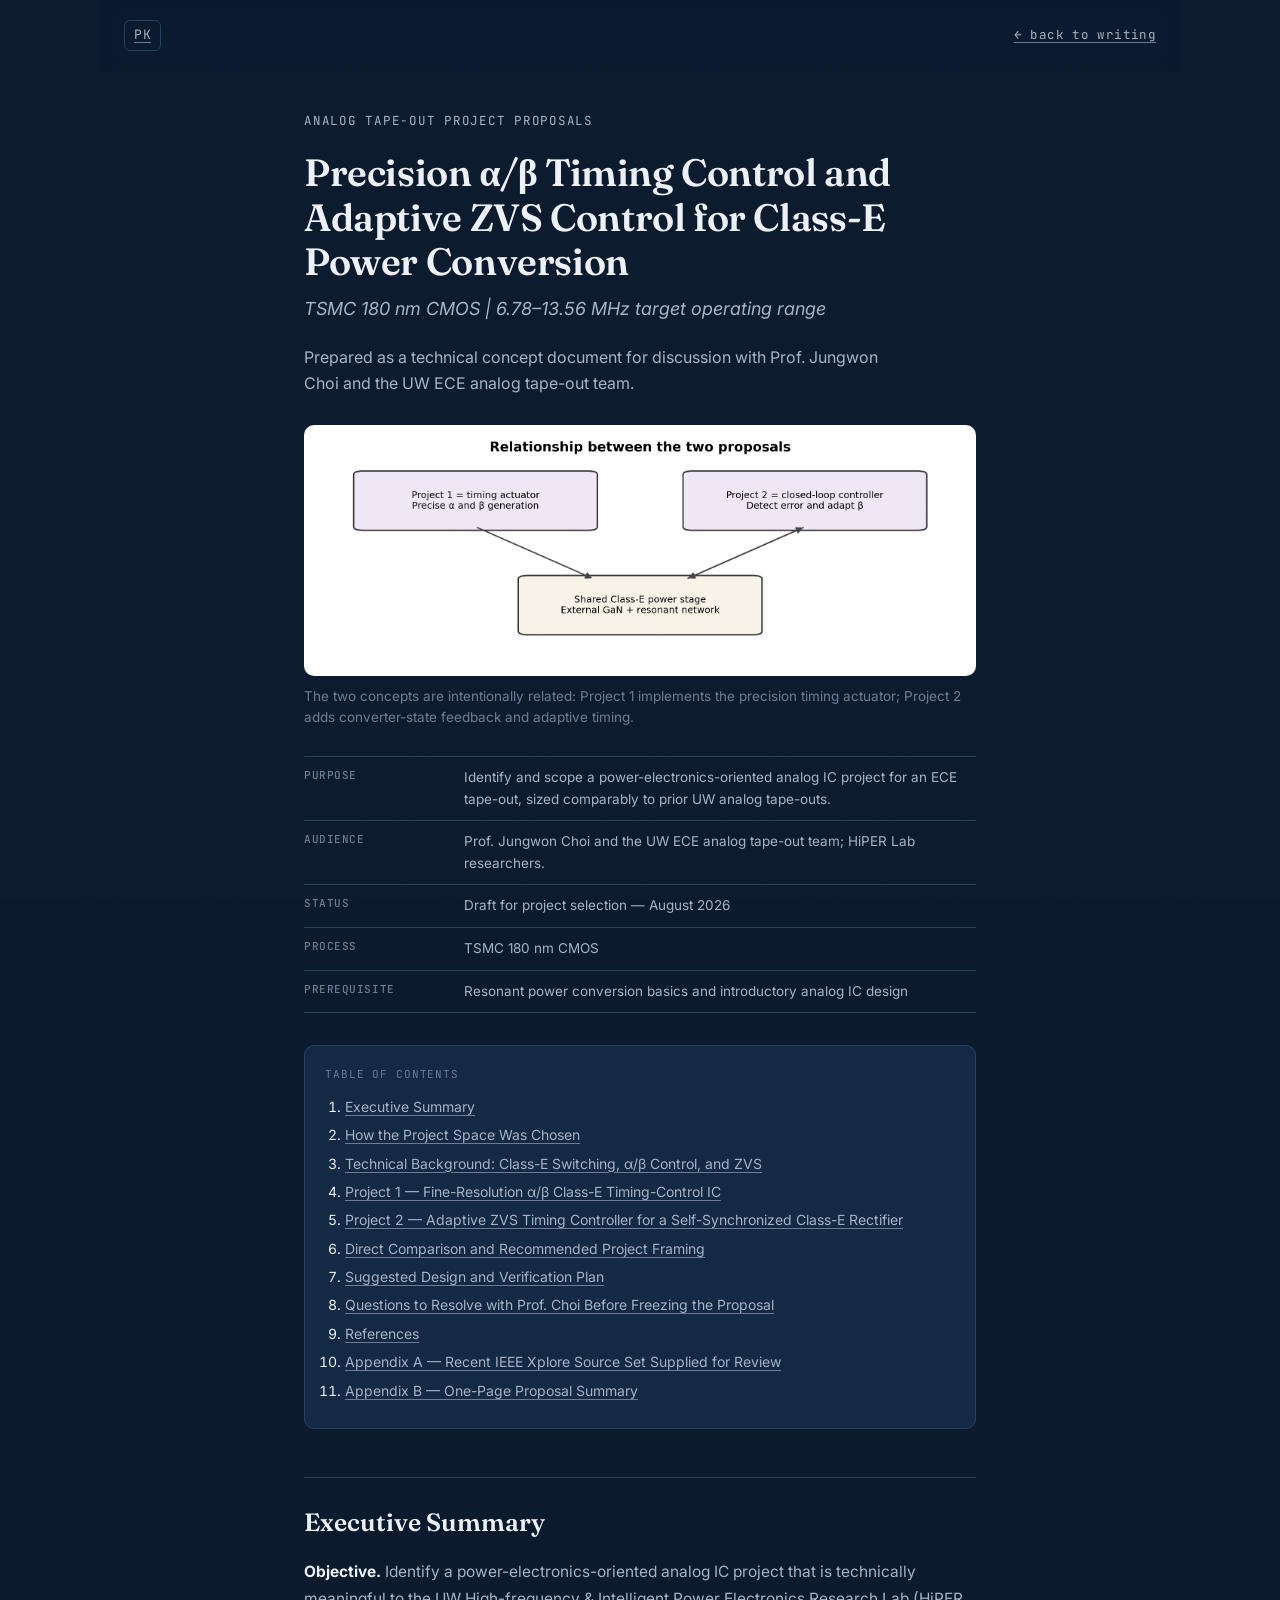
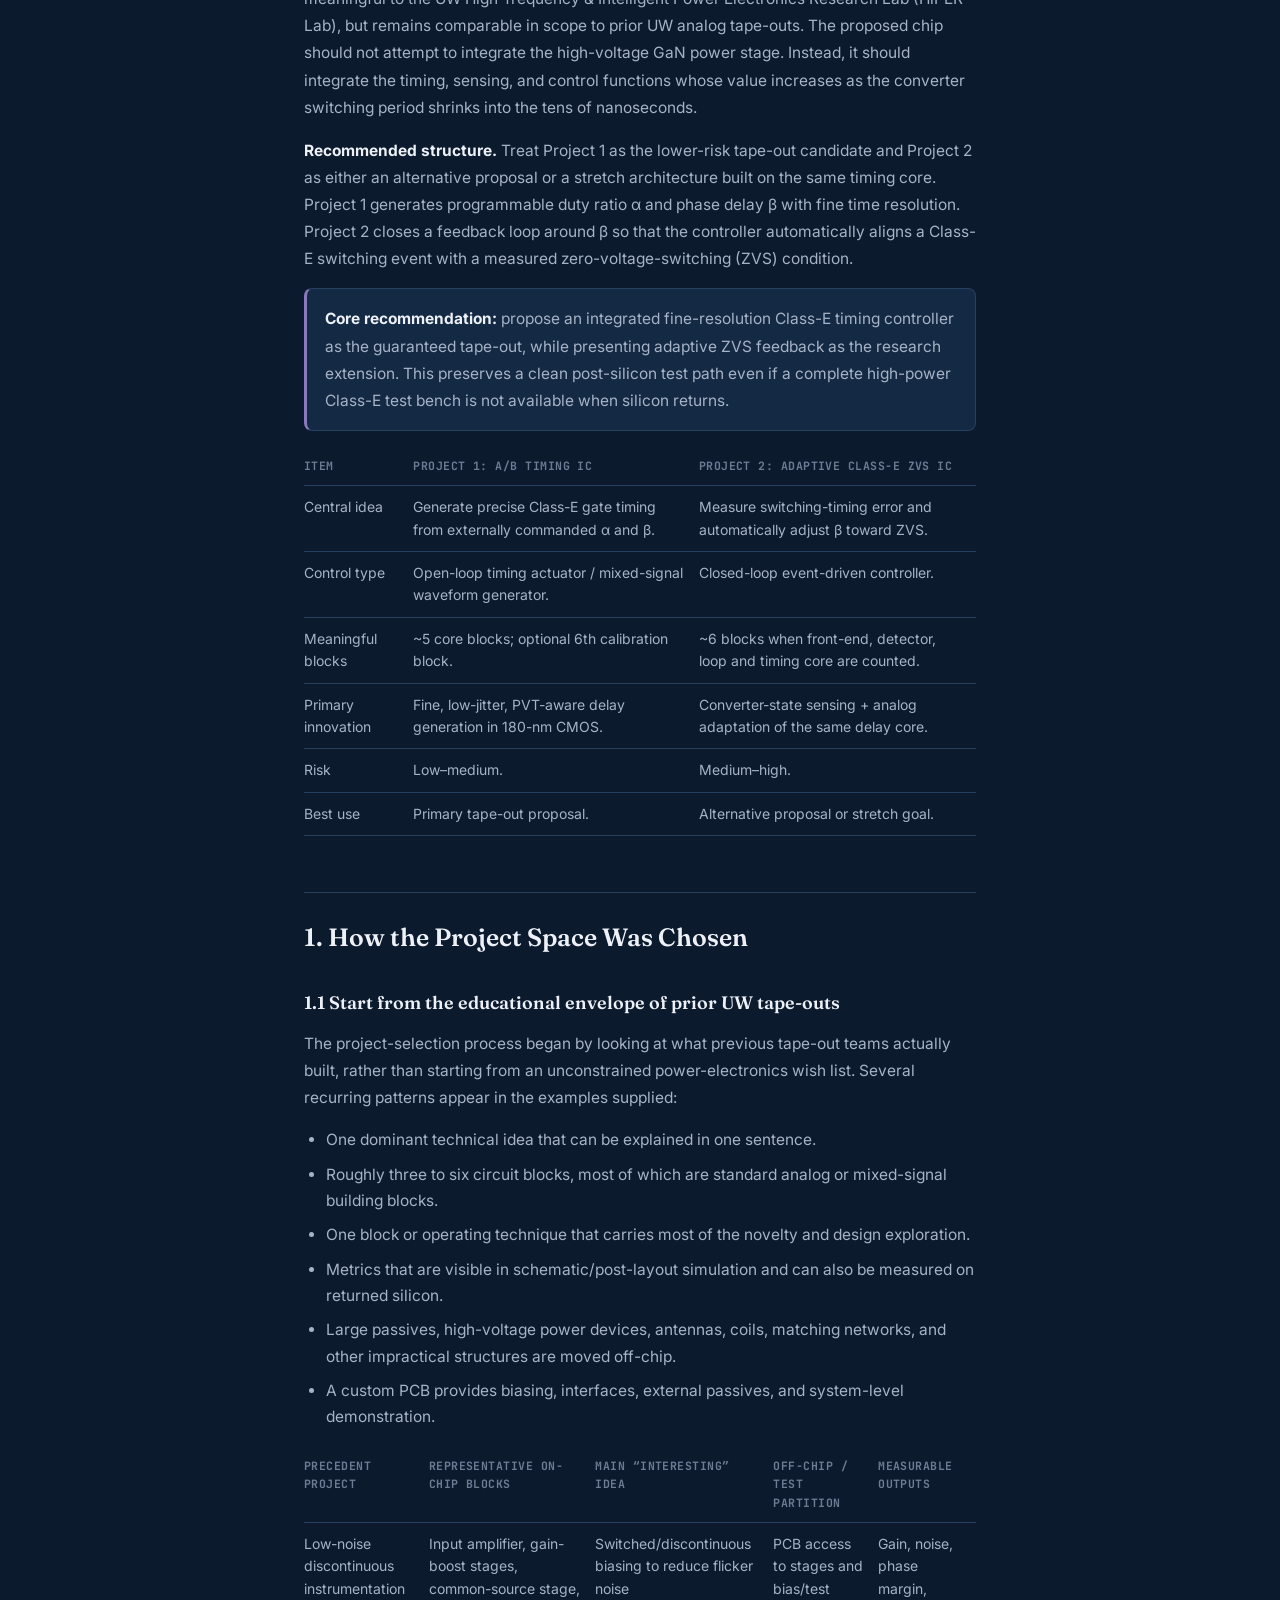
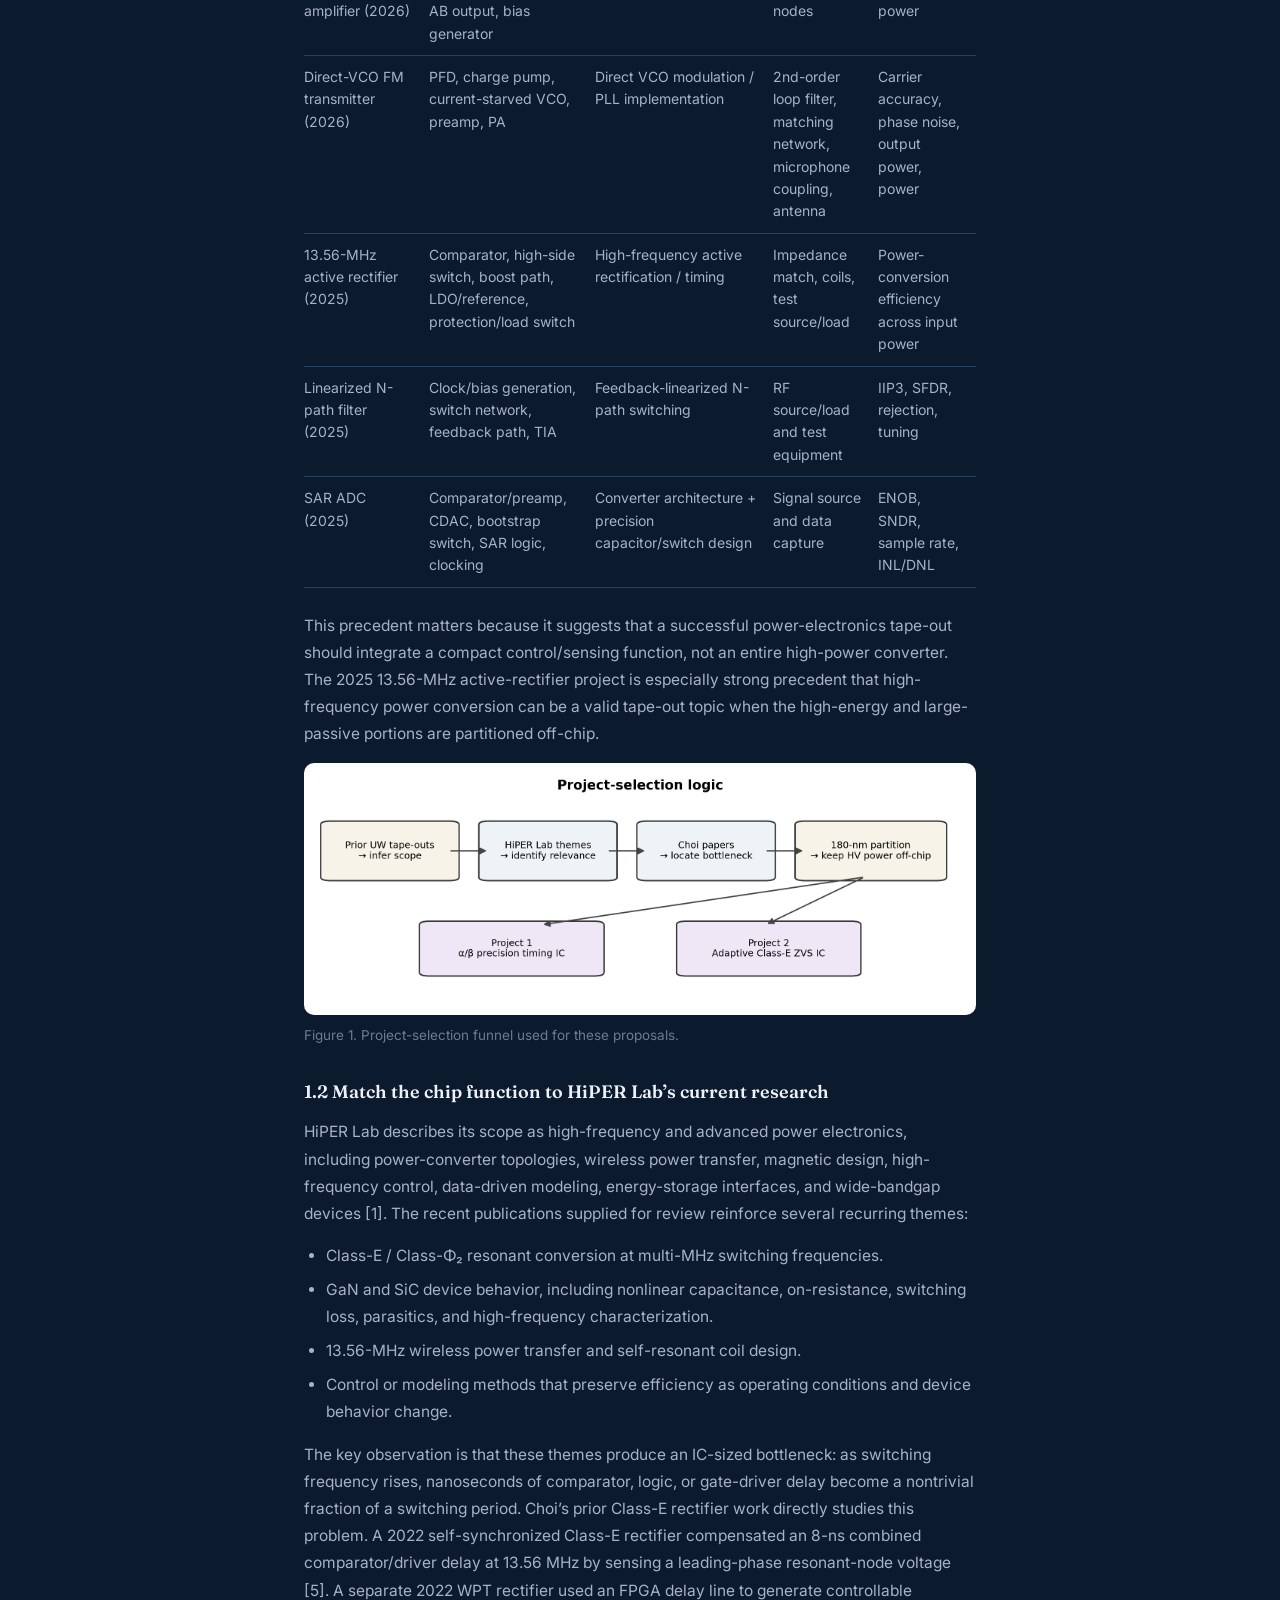
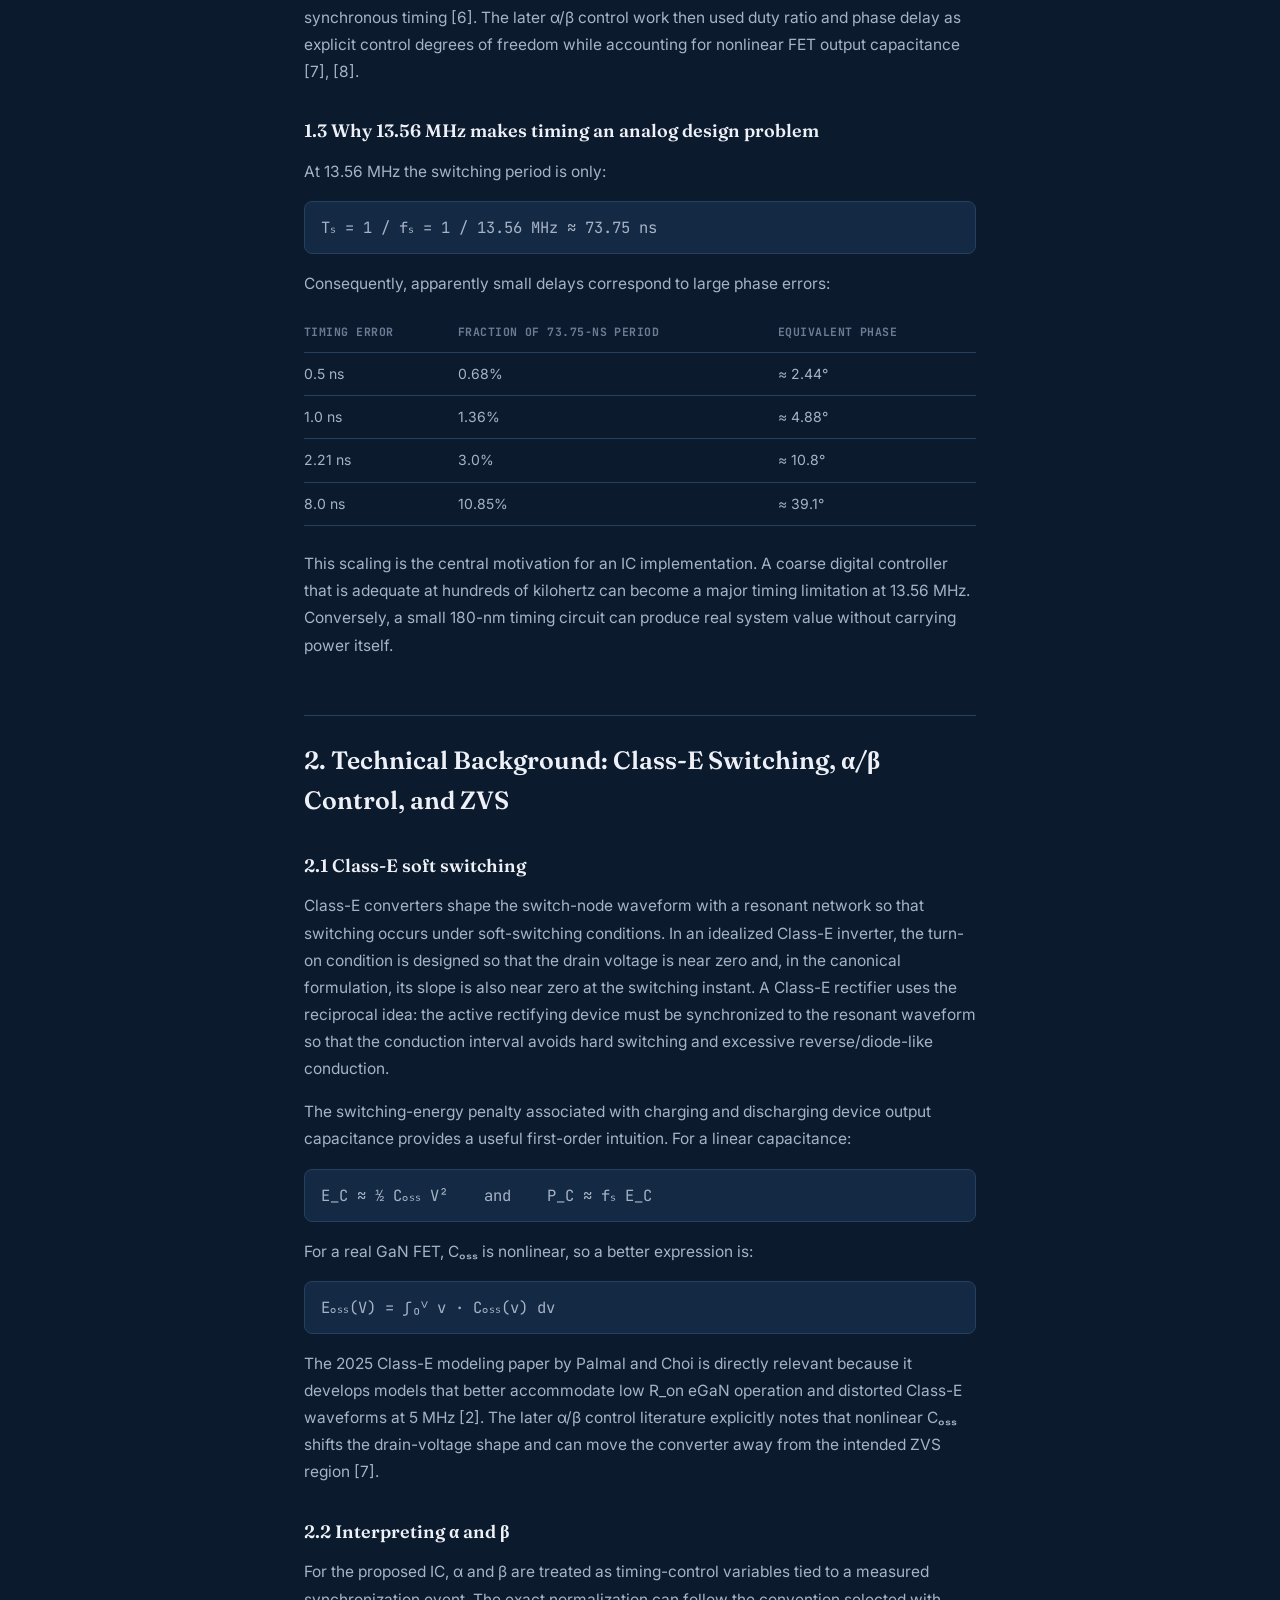
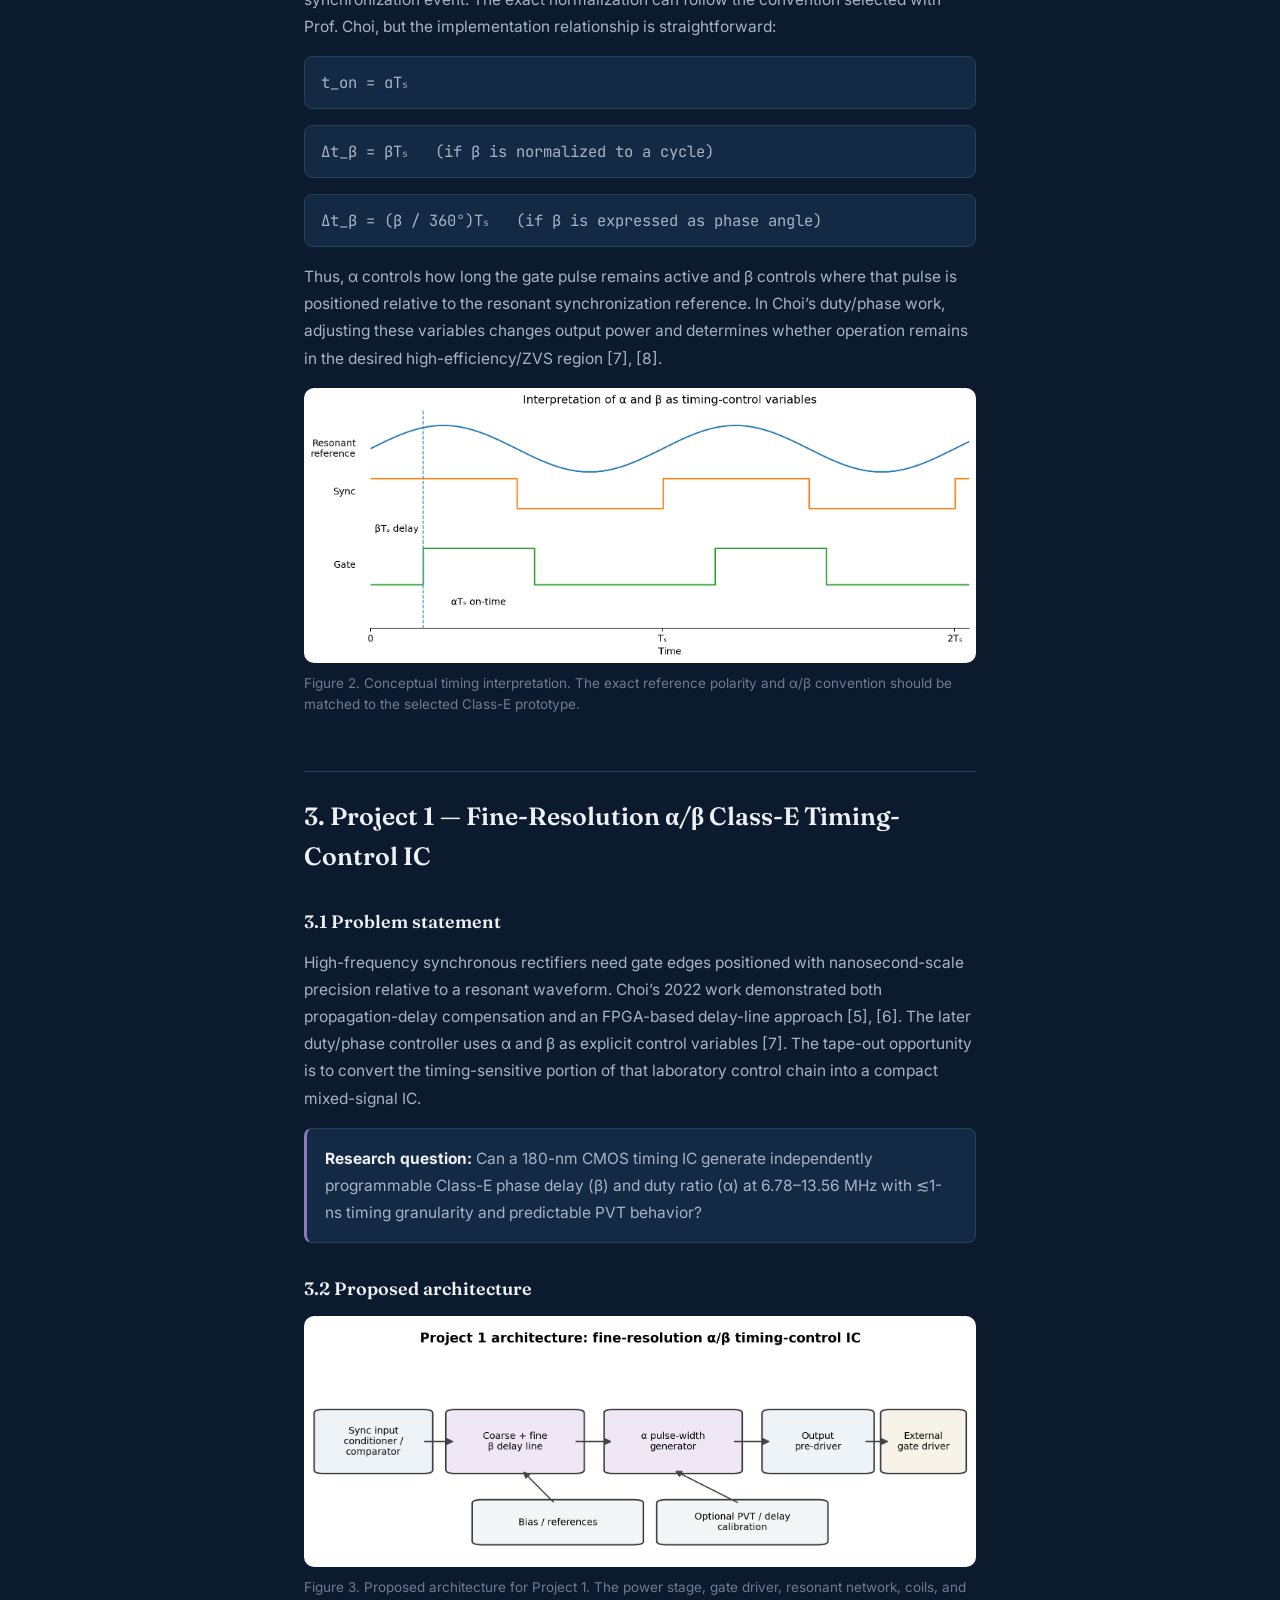
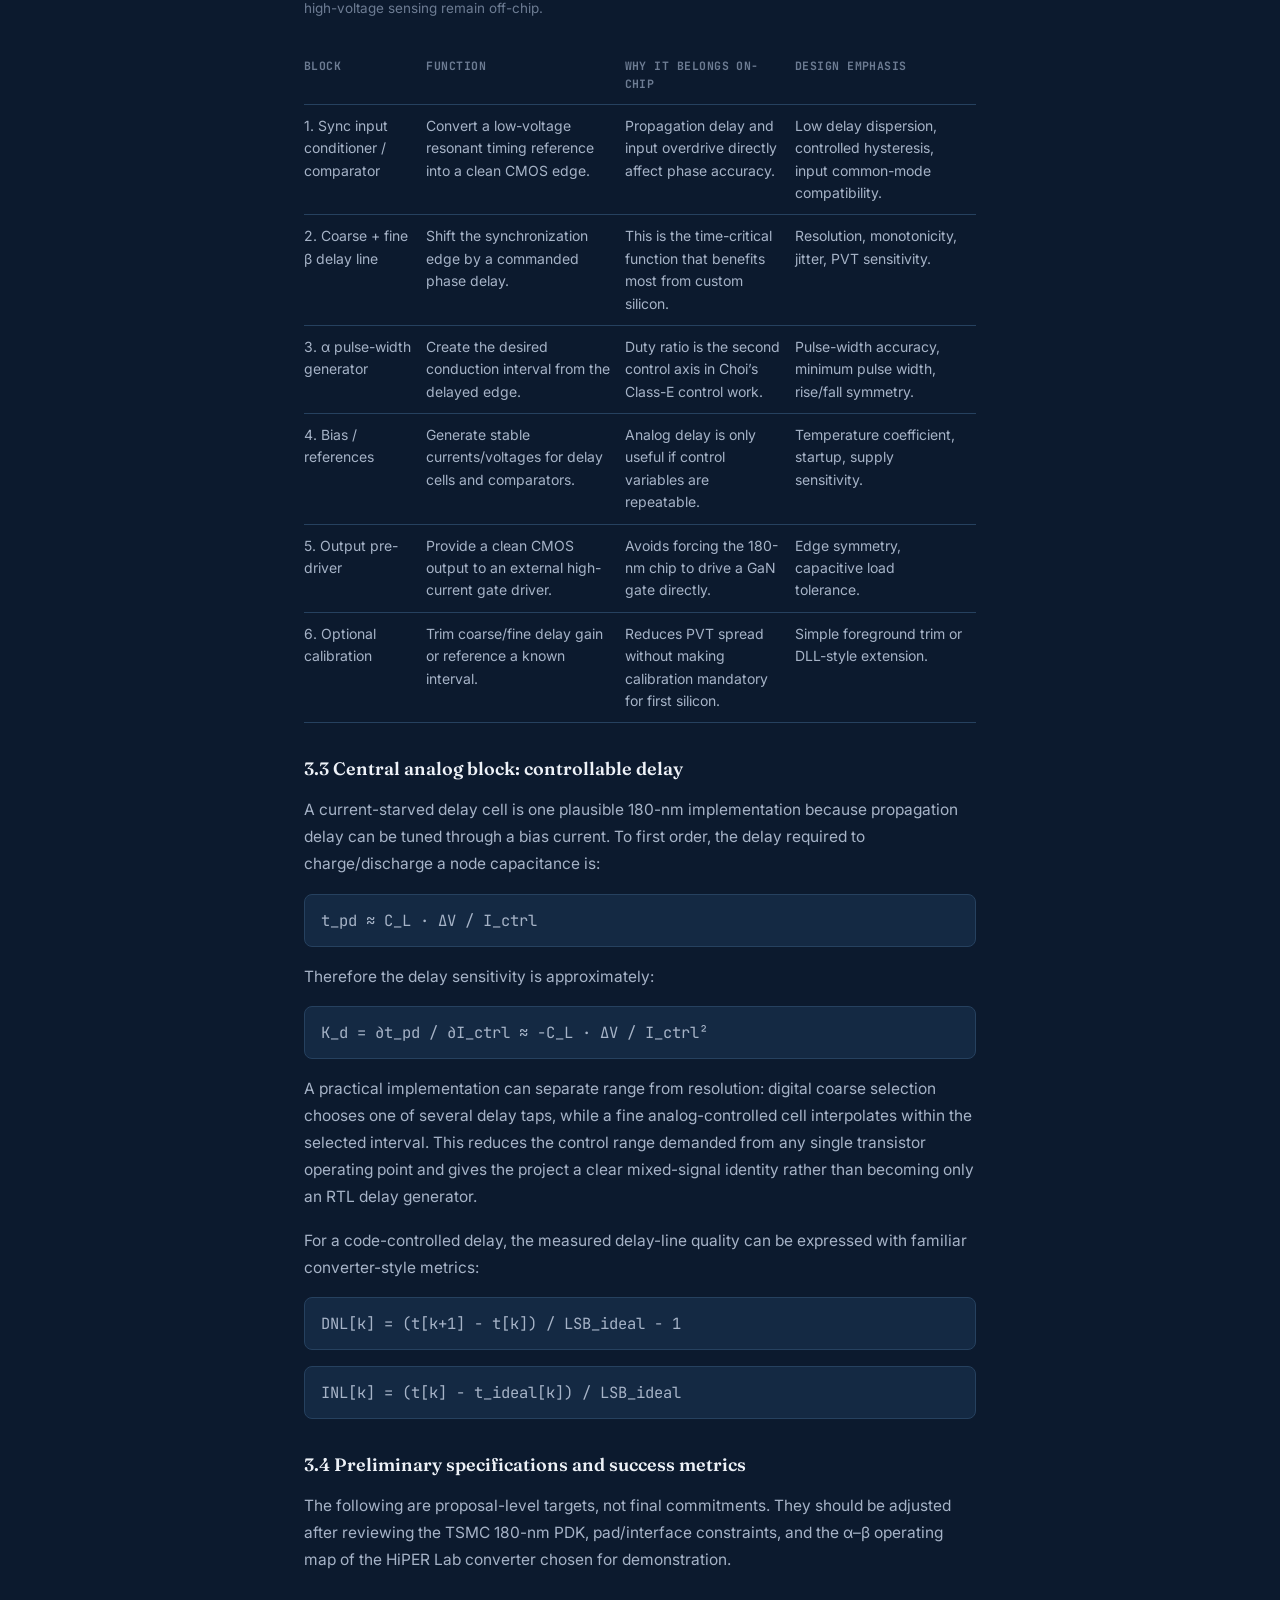
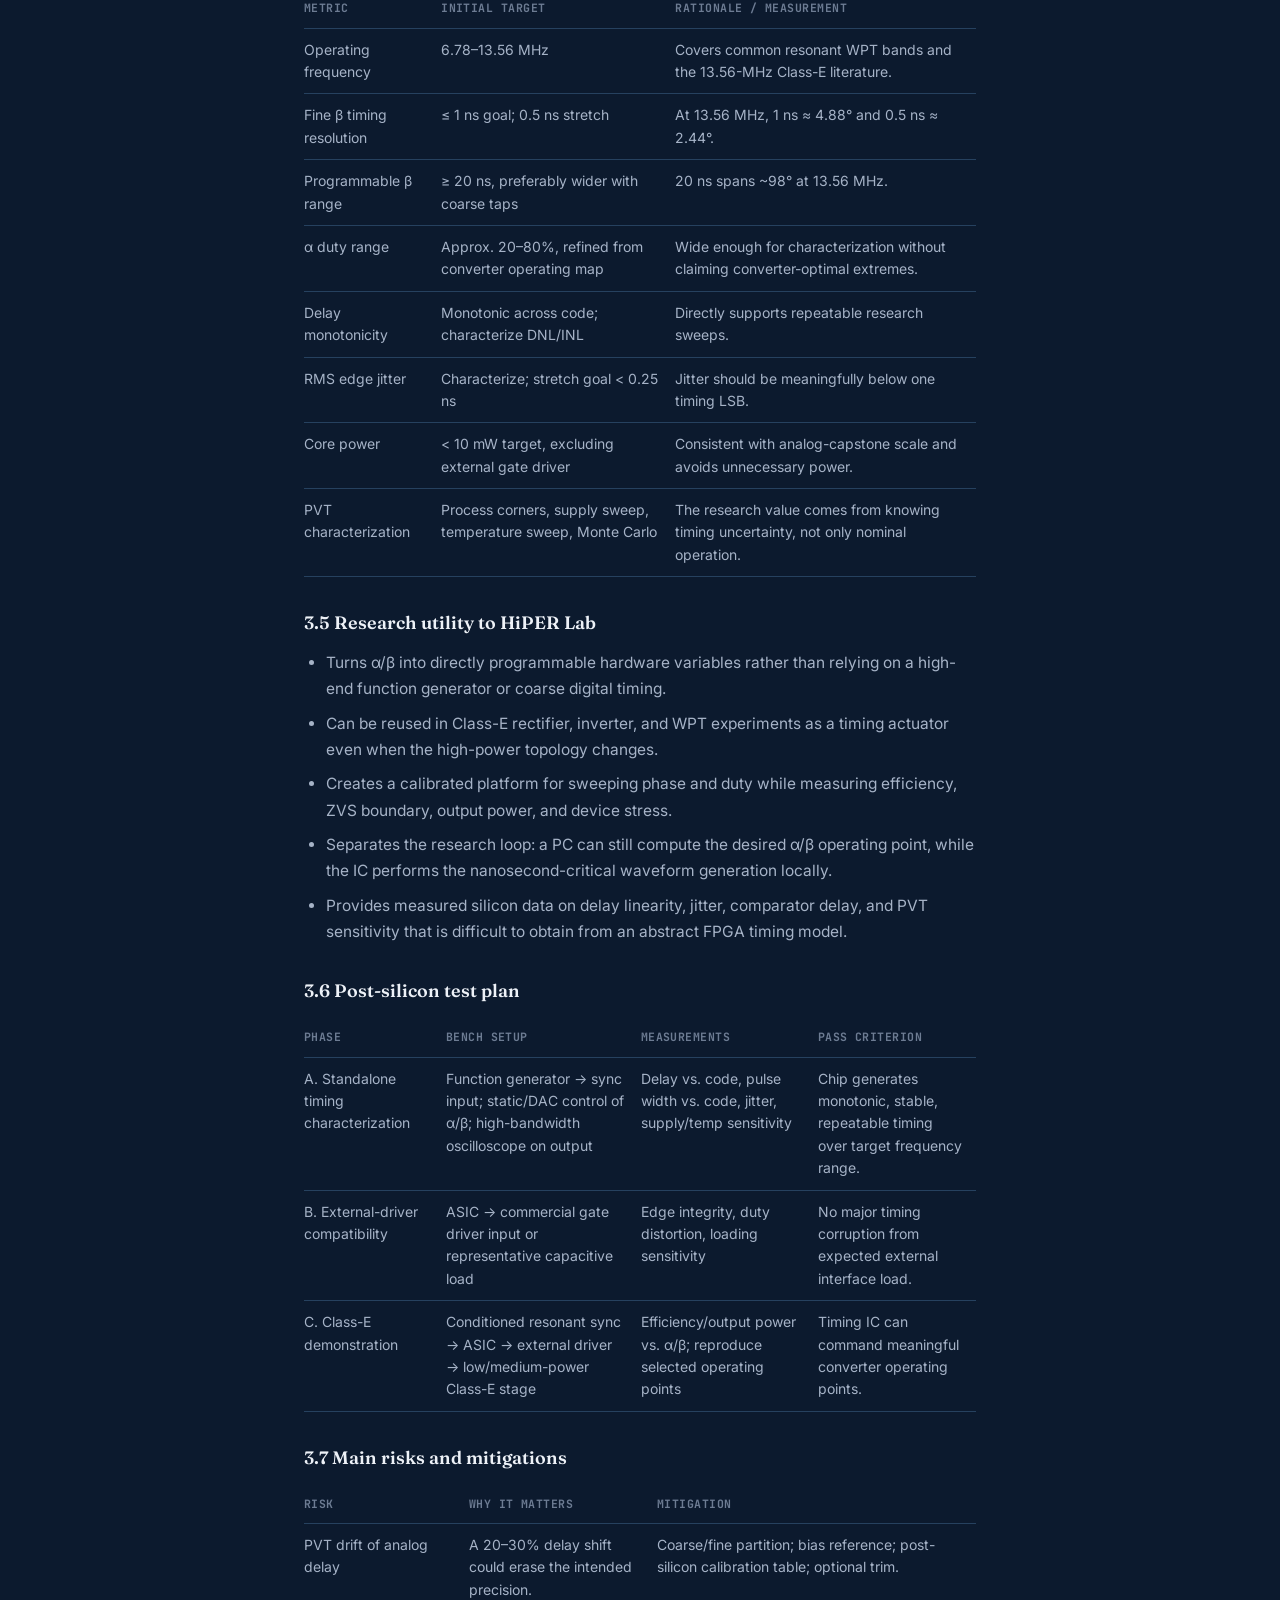
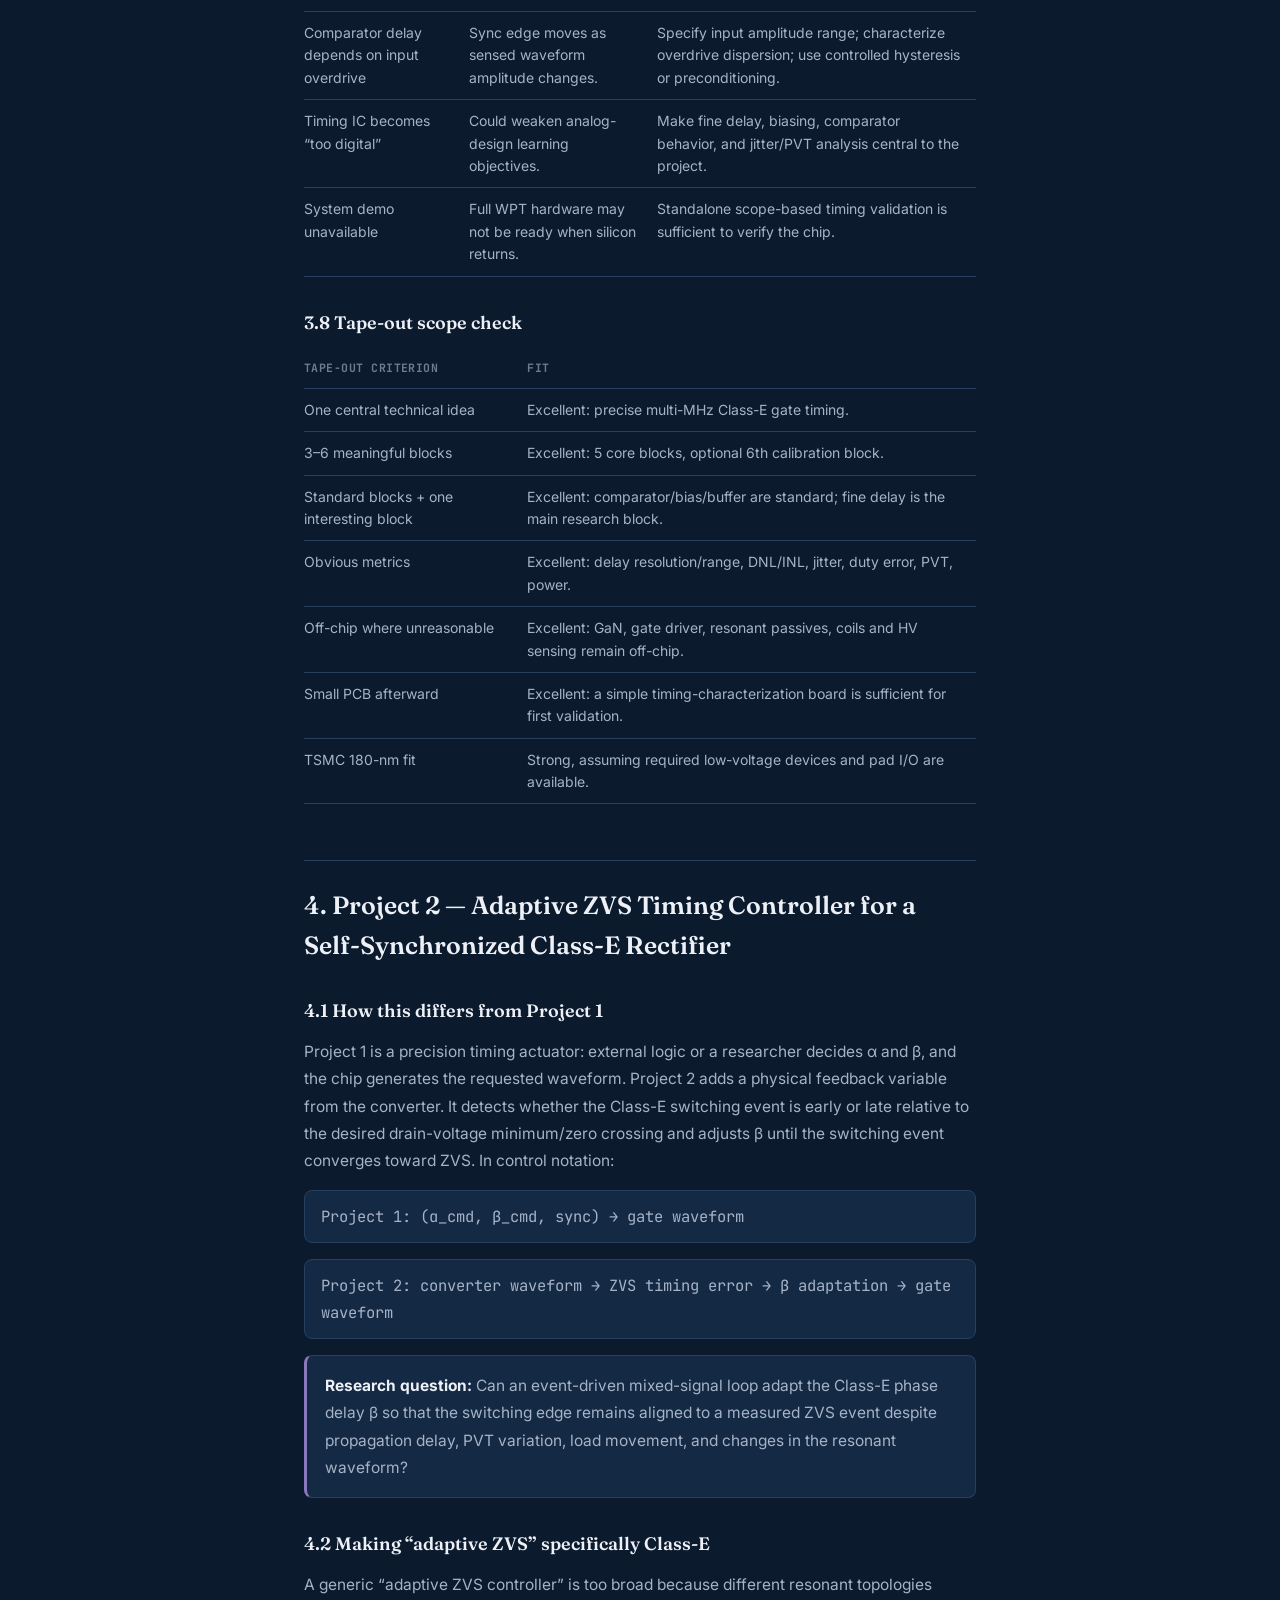
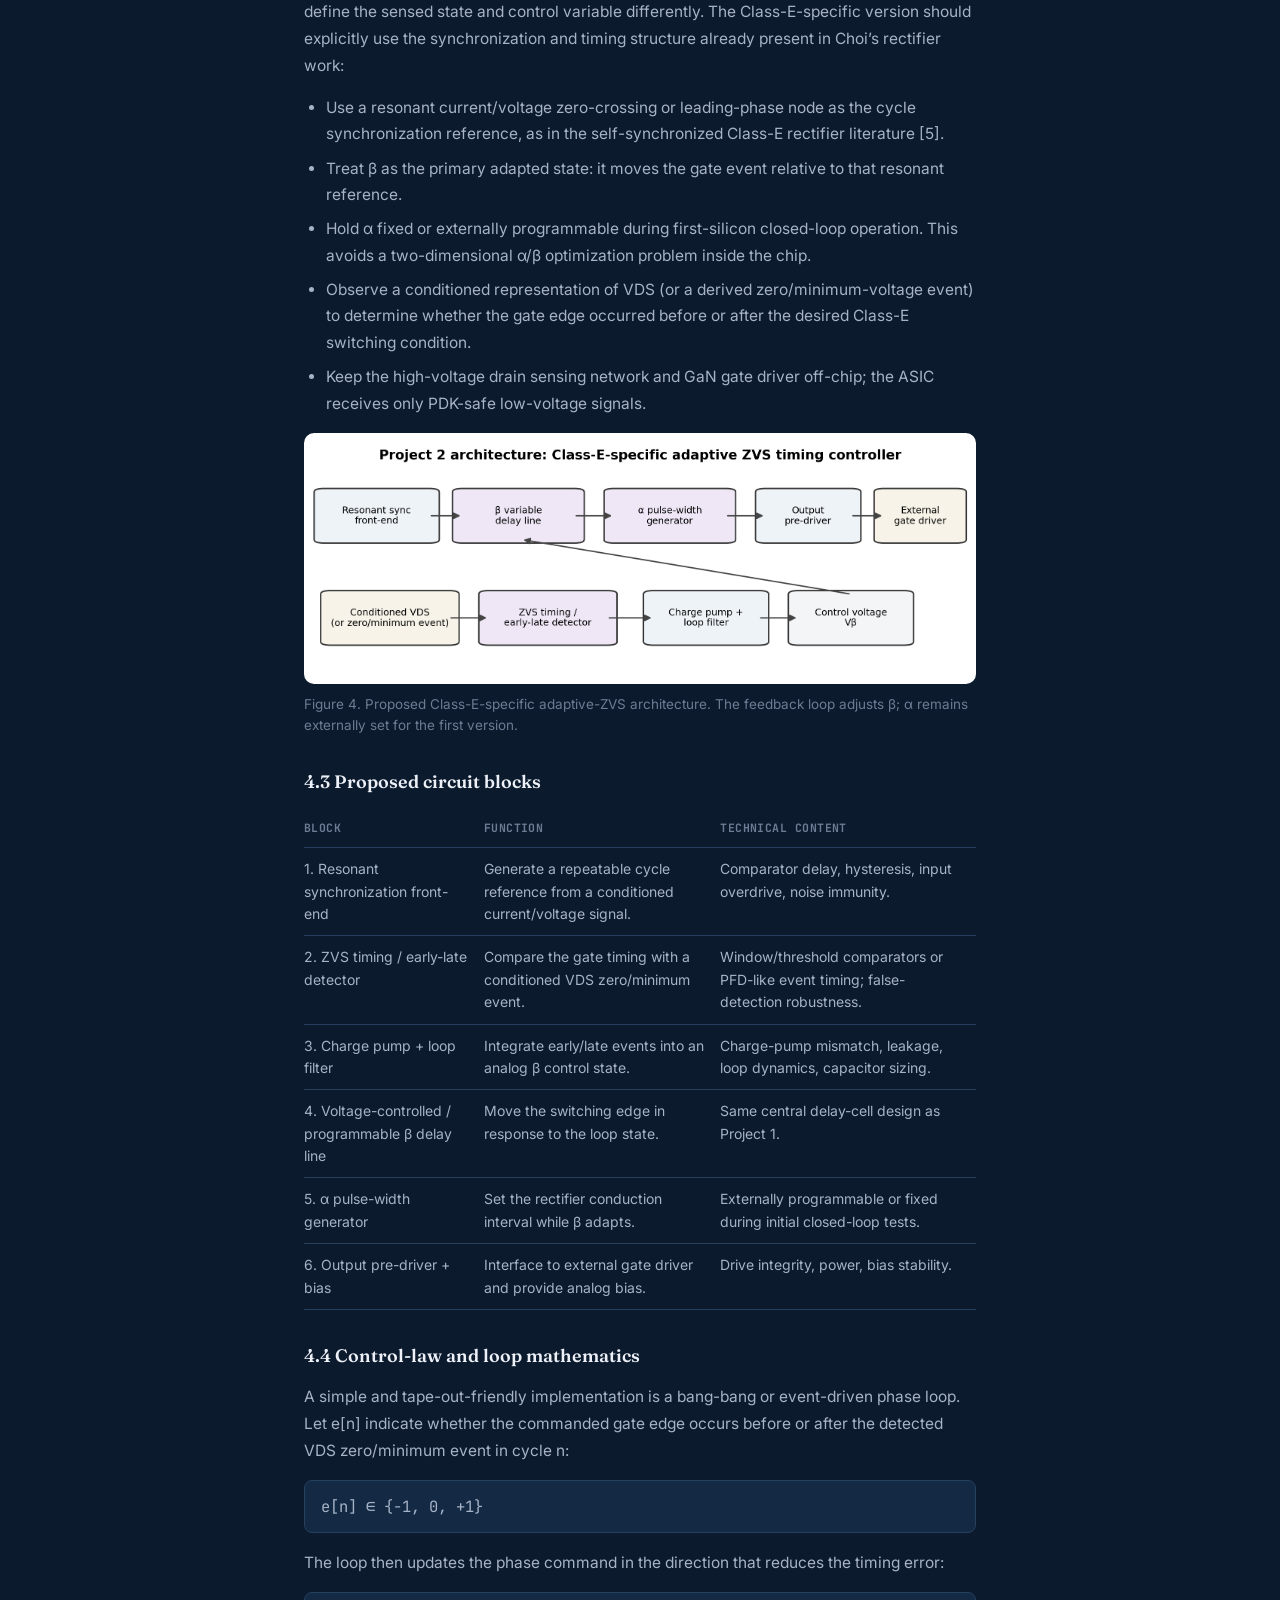
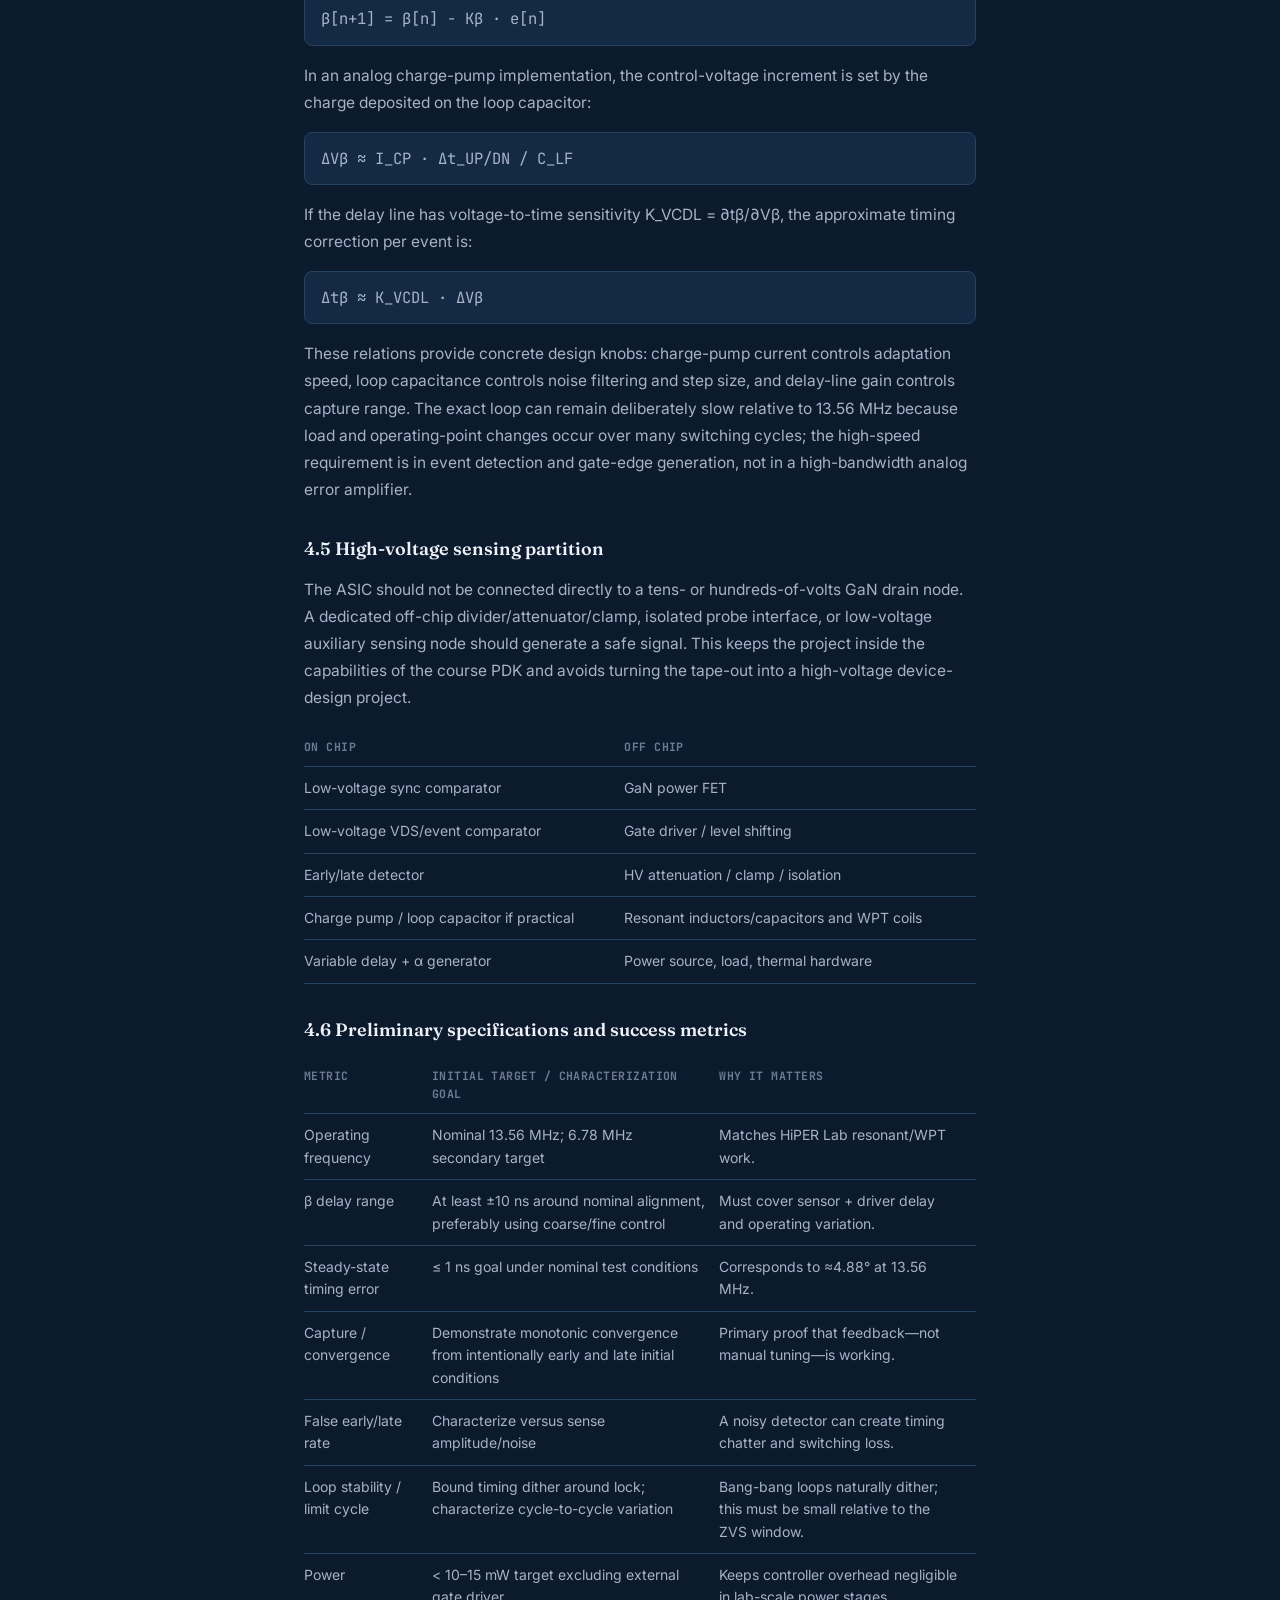
<file: writing/class-e-tapeout-proposals.html>
<!doctype html>
<html lang="en">
<head>
<meta charset="UTF-8">
<meta name="viewport" content="width=device-width, initial-scale=1.0">
<title>Precision α/β Timing Control and Adaptive ZVS Control for Class-E Power Conversion — Prithvi Krishnaswamy</title>
<meta name="description" content="Two analog tape-out project proposals in TSMC 180 nm CMOS: a fine-resolution Class-E α/β timing controller, and an adaptive ZVS phase-timing controller built on the same delay core.">
<link rel="preconnect" href="https://fonts.googleapis.com">
<link rel="preconnect" href="https://fonts.gstatic.com" crossorigin>
<link href="https://fonts.googleapis.com/css2?family=Fraunces:opsz,wght@9..144,400;9..144,500;9..144,600&family=Inter:wght@400;500;600&family=JetBrains+Mono:wght@400;500&display=swap" rel="stylesheet">
<link rel="stylesheet" href="../style.css">
</head>
<body>

  <div class="grain"></div>

  <nav class="topnav">
    <a class="topnav-logo" href="../index.html#top">PK</a>
    <div class="topnav-links">
      <a href="../index.html#writing">← back to writing</a>
    </div>
  </nav>

  <main class="article-wrap">

    <header class="article-header">
      <p class="role">analog tape-out project proposals</p>
      <h1 class="article-title">Precision α/β Timing Control and Adaptive ZVS Control for Class-E Power Conversion</h1>
      <p class="article-subtitle">TSMC 180 nm CMOS | 6.78–13.56 MHz target operating range</p>
      <p class="article-lead">Prepared as a technical concept document for discussion with Prof. Jungwon Choi and the UW ECE analog tape-out team.</p>

      <figure class="article-figure">
        <img src="assets/class-e-relationship.png" alt="Diagram: Project 1 is a timing actuator generating precise alpha and beta; Project 2 is a closed-loop controller that detects error and adapts beta; both drive a shared Class-E power stage with external GaN and resonant network.">
        <figcaption>The two concepts are intentionally related: Project 1 implements the precision timing actuator; Project 2 adds converter-state feedback and adaptive timing.</figcaption>
      </figure>

      <table class="meta-table">
        <tr><th>Purpose</th><td>Identify and scope a power-electronics-oriented analog IC project for an ECE tape-out, sized comparably to prior UW analog tape-outs.</td></tr>
        <tr><th>Audience</th><td>Prof. Jungwon Choi and the UW ECE analog tape-out team; HiPER Lab researchers.</td></tr>
        <tr><th>Status</th><td>Draft for project selection — August 2026</td></tr>
        <tr><th>Process</th><td>TSMC 180 nm CMOS</td></tr>
        <tr><th>Prerequisite</th><td>Resonant power conversion basics and introductory analog IC design</td></tr>
      </table>

      <div class="toc">
        <p class="toc-title">Table of contents</p>
        <ol>
          <li><a href="#executive-summary">Executive Summary</a></li>
          <li><a href="#sec1">How the Project Space Was Chosen</a></li>
          <li><a href="#sec2">Technical Background: Class-E Switching, α/β Control, and ZVS</a></li>
          <li><a href="#sec3">Project 1 — Fine-Resolution α/β Class-E Timing-Control IC</a></li>
          <li><a href="#sec4">Project 2 — Adaptive ZVS Timing Controller for a Self-Synchronized Class-E Rectifier</a></li>
          <li><a href="#sec5">Direct Comparison and Recommended Project Framing</a></li>
          <li><a href="#sec6">Suggested Design and Verification Plan</a></li>
          <li><a href="#sec7">Questions to Resolve with Prof. Choi Before Freezing the Proposal</a></li>
          <li><a href="#sec8">References</a></li>
          <li><a href="#appendix-a">Appendix A — Recent IEEE Xplore Source Set Supplied for Review</a></li>
          <li><a href="#appendix-b">Appendix B — One-Page Proposal Summary</a></li>
        </ol>
      </div>
    </header>

    <article class="article-body">

      <h2 id="executive-summary">Executive Summary</h2>
      <p><strong>Objective.</strong> Identify a power-electronics-oriented analog IC project that is technically meaningful to the UW High-frequency &amp; Intelligent Power Electronics Research Lab (HiPER Lab), but remains comparable in scope to prior UW analog tape-outs. The proposed chip should not attempt to integrate the high-voltage GaN power stage. Instead, it should integrate the timing, sensing, and control functions whose value increases as the converter switching period shrinks into the tens of nanoseconds.</p>
      <p><strong>Recommended structure.</strong> Treat Project 1 as the lower-risk tape-out candidate and Project 2 as either an alternative proposal or a stretch architecture built on the same timing core. Project 1 generates programmable duty ratio α and phase delay β with fine time resolution. Project 2 closes a feedback loop around β so that the controller automatically aligns a Class-E switching event with a measured zero-voltage-switching (ZVS) condition.</p>

      <p class="callout"><strong>Core recommendation:</strong> propose an integrated fine-resolution Class-E timing controller as the guaranteed tape-out, while presenting adaptive ZVS feedback as the research extension. This preserves a clean post-silicon test path even if a complete high-power Class-E test bench is not available when silicon returns.</p>

      <div class="data-table-wrap">
        <table class="data-table">
          <tr><th>Item</th><th>Project 1: α/β Timing IC</th><th>Project 2: Adaptive Class-E ZVS IC</th></tr>
          <tr><td>Central idea</td><td>Generate precise Class-E gate timing from externally commanded α and β.</td><td>Measure switching-timing error and automatically adjust β toward ZVS.</td></tr>
          <tr><td>Control type</td><td>Open-loop timing actuator / mixed-signal waveform generator.</td><td>Closed-loop event-driven controller.</td></tr>
          <tr><td>Meaningful blocks</td><td>~5 core blocks; optional 6th calibration block.</td><td>~6 blocks when front-end, detector, loop and timing core are counted.</td></tr>
          <tr><td>Primary innovation</td><td>Fine, low-jitter, PVT-aware delay generation in 180-nm CMOS.</td><td>Converter-state sensing + analog adaptation of the same delay core.</td></tr>
          <tr><td>Risk</td><td>Low–medium.</td><td>Medium–high.</td></tr>
          <tr><td>Best use</td><td>Primary tape-out proposal.</td><td>Alternative proposal or stretch goal.</td></tr>
        </table>
      </div>

      <h2 id="sec1">1. How the Project Space Was Chosen</h2>

      <h3>1.1 Start from the educational envelope of prior UW tape-outs</h3>
      <p>The project-selection process began by looking at what previous tape-out teams actually built, rather than starting from an unconstrained power-electronics wish list. Several recurring patterns appear in the examples supplied:</p>
      <ul>
        <li>One dominant technical idea that can be explained in one sentence.</li>
        <li>Roughly three to six circuit blocks, most of which are standard analog or mixed-signal building blocks.</li>
        <li>One block or operating technique that carries most of the novelty and design exploration.</li>
        <li>Metrics that are visible in schematic/post-layout simulation and can also be measured on returned silicon.</li>
        <li>Large passives, high-voltage power devices, antennas, coils, matching networks, and other impractical structures are moved off-chip.</li>
        <li>A custom PCB provides biasing, interfaces, external passives, and system-level demonstration.</li>
      </ul>

      <div class="data-table-wrap">
        <table class="data-table">
          <tr><th>Precedent project</th><th>Representative on-chip blocks</th><th>Main “interesting” idea</th><th>Off-chip / test partition</th><th>Measurable outputs</th></tr>
          <tr><td>Low-noise discontinuous instrumentation amplifier (2026)</td><td>Input amplifier, gain-boost stages, common-source stage, AB output, bias generator</td><td>Switched/discontinuous biasing to reduce flicker noise</td><td>PCB access to stages and bias/test nodes</td><td>Gain, noise, phase margin, power</td></tr>
          <tr><td>Direct-VCO FM transmitter (2026)</td><td>PFD, charge pump, current-starved VCO, preamp, PA</td><td>Direct VCO modulation / PLL implementation</td><td>2nd-order loop filter, matching network, microphone coupling, antenna</td><td>Carrier accuracy, phase noise, output power, power</td></tr>
          <tr><td>13.56-MHz active rectifier (2025)</td><td>Comparator, high-side switch, boost path, LDO/reference, protection/load switch</td><td>High-frequency active rectification / timing</td><td>Impedance match, coils, test source/load</td><td>Power-conversion efficiency across input power</td></tr>
          <tr><td>Linearized N-path filter (2025)</td><td>Clock/bias generation, switch network, feedback path, TIA</td><td>Feedback-linearized N-path switching</td><td>RF source/load and test equipment</td><td>IIP3, SFDR, rejection, tuning</td></tr>
          <tr><td>SAR ADC (2025)</td><td>Comparator/preamp, CDAC, bootstrap switch, SAR logic, clocking</td><td>Converter architecture + precision capacitor/switch design</td><td>Signal source and data capture</td><td>ENOB, SNDR, sample rate, INL/DNL</td></tr>
        </table>
      </div>

      <p>This precedent matters because it suggests that a successful power-electronics tape-out should integrate a compact control/sensing function, not an entire high-power converter. The 2025 13.56-MHz active-rectifier project is especially strong precedent that high-frequency power conversion can be a valid tape-out topic when the high-energy and large-passive portions are partitioned off-chip.</p>

      <figure class="article-figure">
        <img src="assets/class-e-fig1-funnel.png" alt="Funnel diagram of the project-selection process used to narrow from broad power electronics topics to the proposed timing-control IC.">
        <figcaption>Figure 1. Project-selection funnel used for these proposals.</figcaption>
      </figure>

      <h3>1.2 Match the chip function to HiPER Lab’s current research</h3>
      <p>HiPER Lab describes its scope as high-frequency and advanced power electronics, including power-converter topologies, wireless power transfer, magnetic design, high-frequency control, data-driven modeling, energy-storage interfaces, and wide-bandgap devices [1]. The recent publications supplied for review reinforce several recurring themes:</p>
      <ul>
        <li>Class-E / Class-Φ₂ resonant conversion at multi-MHz switching frequencies.</li>
        <li>GaN and SiC device behavior, including nonlinear capacitance, on-resistance, switching loss, parasitics, and high-frequency characterization.</li>
        <li>13.56-MHz wireless power transfer and self-resonant coil design.</li>
        <li>Control or modeling methods that preserve efficiency as operating conditions and device behavior change.</li>
      </ul>
      <p>The key observation is that these themes produce an IC-sized bottleneck: as switching frequency rises, nanoseconds of comparator, logic, or gate-driver delay become a nontrivial fraction of a switching period. Choi’s prior Class-E rectifier work directly studies this problem. A 2022 self-synchronized Class-E rectifier compensated an 8-ns combined comparator/driver delay at 13.56 MHz by sensing a leading-phase resonant-node voltage [5]. A separate 2022 WPT rectifier used an FPGA delay line to generate controllable synchronous timing [6]. The later α/β control work then used duty ratio and phase delay as explicit control degrees of freedom while accounting for nonlinear FET output capacitance [7], [8].</p>

      <h3>1.3 Why 13.56 MHz makes timing an analog design problem</h3>
      <p>At 13.56 MHz the switching period is only:</p>
      <p class="equation">Tₛ = 1 / fₛ = 1 / 13.56 MHz ≈ 73.75 ns</p>
      <p>Consequently, apparently small delays correspond to large phase errors:</p>

      <div class="data-table-wrap">
        <table class="data-table">
          <tr><th>Timing error</th><th>Fraction of 73.75-ns period</th><th>Equivalent phase</th></tr>
          <tr><td>0.5 ns</td><td>0.68%</td><td>≈ 2.44°</td></tr>
          <tr><td>1.0 ns</td><td>1.36%</td><td>≈ 4.88°</td></tr>
          <tr><td>2.21 ns</td><td>3.0%</td><td>≈ 10.8°</td></tr>
          <tr><td>8.0 ns</td><td>10.85%</td><td>≈ 39.1°</td></tr>
        </table>
      </div>

      <p>This scaling is the central motivation for an IC implementation. A coarse digital controller that is adequate at hundreds of kilohertz can become a major timing limitation at 13.56 MHz. Conversely, a small 180-nm timing circuit can produce real system value without carrying power itself.</p>

      <h2 id="sec2">2. Technical Background: Class-E Switching, α/β Control, and ZVS</h2>

      <h3>2.1 Class-E soft switching</h3>
      <p>Class-E converters shape the switch-node waveform with a resonant network so that switching occurs under soft-switching conditions. In an idealized Class-E inverter, the turn-on condition is designed so that the drain voltage is near zero and, in the canonical formulation, its slope is also near zero at the switching instant. A Class-E rectifier uses the reciprocal idea: the active rectifying device must be synchronized to the resonant waveform so that the conduction interval avoids hard switching and excessive reverse/diode-like conduction.</p>
      <p>The switching-energy penalty associated with charging and discharging device output capacitance provides a useful first-order intuition. For a linear capacitance:</p>
      <p class="equation">E_C ≈ ½ Cₒₛₛ V²    and    P_C ≈ fₛ E_C</p>
      <p>For a real GaN FET, Cₒₛₛ is nonlinear, so a better expression is:</p>
      <p class="equation">Eₒₛₛ(V) = ∫₀ⱽ v · Cₒₛₛ(v) dv</p>
      <p>The 2025 Class-E modeling paper by Palmal and Choi is directly relevant because it develops models that better accommodate low R_on eGaN operation and distorted Class-E waveforms at 5 MHz [2]. The later α/β control literature explicitly notes that nonlinear Cₒₛₛ shifts the drain-voltage shape and can move the converter away from the intended ZVS region [7].</p>

      <h3>2.2 Interpreting α and β</h3>
      <p>For the proposed IC, α and β are treated as timing-control variables tied to a measured synchronization event. The exact normalization can follow the convention selected with Prof. Choi, but the implementation relationship is straightforward:</p>
      <p class="equation">t_on = αTₛ</p>
      <p class="equation">Δt_β = βTₛ   (if β is normalized to a cycle)</p>
      <p class="equation">Δt_β = (β / 360°)Tₛ   (if β is expressed as phase angle)</p>
      <p>Thus, α controls how long the gate pulse remains active and β controls where that pulse is positioned relative to the resonant synchronization reference. In Choi’s duty/phase work, adjusting these variables changes output power and determines whether operation remains in the desired high-efficiency/ZVS region [7], [8].</p>

      <figure class="article-figure">
        <img src="assets/class-e-fig2-timing.png" alt="Timing diagram showing the resonant synchronization reference, the phase delay beta positioning the gate pulse, and the duty ratio alpha setting the conduction interval.">
        <figcaption>Figure 2. Conceptual timing interpretation. The exact reference polarity and α/β convention should be matched to the selected Class-E prototype.</figcaption>
      </figure>

      <h2 id="sec3">3. Project 1 — Fine-Resolution α/β Class-E Timing-Control IC</h2>

      <h3>3.1 Problem statement</h3>
      <p>High-frequency synchronous rectifiers need gate edges positioned with nanosecond-scale precision relative to a resonant waveform. Choi’s 2022 work demonstrated both propagation-delay compensation and an FPGA-based delay-line approach [5], [6]. The later duty/phase controller uses α and β as explicit control variables [7]. The tape-out opportunity is to convert the timing-sensitive portion of that laboratory control chain into a compact mixed-signal IC.</p>

      <p class="callout"><strong>Research question:</strong> Can a 180-nm CMOS timing IC generate independently programmable Class-E phase delay (β) and duty ratio (α) at 6.78–13.56 MHz with ≲1-ns timing granularity and predictable PVT behavior?</p>

      <h3>3.2 Proposed architecture</h3>

      <figure class="article-figure">
        <img src="assets/class-e-fig3-project1.png" alt="Block diagram of Project 1: sync input conditioner, coarse and fine beta delay line, alpha pulse-width generator, bias and references, and output pre-driver, with the power stage and resonant network off-chip.">
        <figcaption>Figure 3. Proposed architecture for Project 1. The power stage, gate driver, resonant network, coils, and high-voltage sensing remain off-chip.</figcaption>
      </figure>

      <div class="data-table-wrap">
        <table class="data-table">
          <tr><th>Block</th><th>Function</th><th>Why it belongs on-chip</th><th>Design emphasis</th></tr>
          <tr><td>1. Sync input conditioner / comparator</td><td>Convert a low-voltage resonant timing reference into a clean CMOS edge.</td><td>Propagation delay and input overdrive directly affect phase accuracy.</td><td>Low delay dispersion, controlled hysteresis, input common-mode compatibility.</td></tr>
          <tr><td>2. Coarse + fine β delay line</td><td>Shift the synchronization edge by a commanded phase delay.</td><td>This is the time-critical function that benefits most from custom silicon.</td><td>Resolution, monotonicity, jitter, PVT sensitivity.</td></tr>
          <tr><td>3. α pulse-width generator</td><td>Create the desired conduction interval from the delayed edge.</td><td>Duty ratio is the second control axis in Choi’s Class-E control work.</td><td>Pulse-width accuracy, minimum pulse width, rise/fall symmetry.</td></tr>
          <tr><td>4. Bias / references</td><td>Generate stable currents/voltages for delay cells and comparators.</td><td>Analog delay is only useful if control variables are repeatable.</td><td>Temperature coefficient, startup, supply sensitivity.</td></tr>
          <tr><td>5. Output pre-driver</td><td>Provide a clean CMOS output to an external high-current gate driver.</td><td>Avoids forcing the 180-nm chip to drive a GaN gate directly.</td><td>Edge symmetry, capacitive load tolerance.</td></tr>
          <tr><td>6. Optional calibration</td><td>Trim coarse/fine delay gain or reference a known interval.</td><td>Reduces PVT spread without making calibration mandatory for first silicon.</td><td>Simple foreground trim or DLL-style extension.</td></tr>
        </table>
      </div>

      <h3>3.3 Central analog block: controllable delay</h3>
      <p>A current-starved delay cell is one plausible 180-nm implementation because propagation delay can be tuned through a bias current. To first order, the delay required to charge/discharge a node capacitance is:</p>
      <p class="equation">t_pd ≈ C_L · ΔV / I_ctrl</p>
      <p>Therefore the delay sensitivity is approximately:</p>
      <p class="equation">K_d = ∂t_pd / ∂I_ctrl ≈ −C_L · ΔV / I_ctrl²</p>
      <p>A practical implementation can separate range from resolution: digital coarse selection chooses one of several delay taps, while a fine analog-controlled cell interpolates within the selected interval. This reduces the control range demanded from any single transistor operating point and gives the project a clear mixed-signal identity rather than becoming only an RTL delay generator.</p>
      <p>For a code-controlled delay, the measured delay-line quality can be expressed with familiar converter-style metrics:</p>
      <p class="equation">DNL[k] = (t[k+1] − t[k]) / LSB_ideal − 1</p>
      <p class="equation">INL[k] = (t[k] − t_ideal[k]) / LSB_ideal</p>

      <h3>3.4 Preliminary specifications and success metrics</h3>
      <p>The following are proposal-level targets, not final commitments. They should be adjusted after reviewing the TSMC 180-nm PDK, pad/interface constraints, and the α–β operating map of the HiPER Lab converter chosen for demonstration.</p>

      <div class="data-table-wrap">
        <table class="data-table">
          <tr><th>Metric</th><th>Initial target</th><th>Rationale / measurement</th></tr>
          <tr><td>Operating frequency</td><td>6.78–13.56 MHz</td><td>Covers common resonant WPT bands and the 13.56-MHz Class-E literature.</td></tr>
          <tr><td>Fine β timing resolution</td><td>≤ 1 ns goal; 0.5 ns stretch</td><td>At 13.56 MHz, 1 ns ≈ 4.88° and 0.5 ns ≈ 2.44°.</td></tr>
          <tr><td>Programmable β range</td><td>≥ 20 ns, preferably wider with coarse taps</td><td>20 ns spans ~98° at 13.56 MHz.</td></tr>
          <tr><td>α duty range</td><td>Approx. 20–80%, refined from converter operating map</td><td>Wide enough for characterization without claiming converter-optimal extremes.</td></tr>
          <tr><td>Delay monotonicity</td><td>Monotonic across code; characterize DNL/INL</td><td>Directly supports repeatable research sweeps.</td></tr>
          <tr><td>RMS edge jitter</td><td>Characterize; stretch goal &lt; 0.25 ns</td><td>Jitter should be meaningfully below one timing LSB.</td></tr>
          <tr><td>Core power</td><td>&lt; 10 mW target, excluding external gate driver</td><td>Consistent with analog-capstone scale and avoids unnecessary power.</td></tr>
          <tr><td>PVT characterization</td><td>Process corners, supply sweep, temperature sweep, Monte Carlo</td><td>The research value comes from knowing timing uncertainty, not only nominal operation.</td></tr>
        </table>
      </div>

      <h3>3.5 Research utility to HiPER Lab</h3>
      <ul>
        <li>Turns α/β into directly programmable hardware variables rather than relying on a high-end function generator or coarse digital timing.</li>
        <li>Can be reused in Class-E rectifier, inverter, and WPT experiments as a timing actuator even when the high-power topology changes.</li>
        <li>Creates a calibrated platform for sweeping phase and duty while measuring efficiency, ZVS boundary, output power, and device stress.</li>
        <li>Separates the research loop: a PC can still compute the desired α/β operating point, while the IC performs the nanosecond-critical waveform generation locally.</li>
        <li>Provides measured silicon data on delay linearity, jitter, comparator delay, and PVT sensitivity that is difficult to obtain from an abstract FPGA timing model.</li>
      </ul>

      <h3>3.6 Post-silicon test plan</h3>
      <div class="data-table-wrap">
        <table class="data-table">
          <tr><th>Phase</th><th>Bench setup</th><th>Measurements</th><th>Pass criterion</th></tr>
          <tr><td>A. Standalone timing characterization</td><td>Function generator → sync input; static/DAC control of α/β; high-bandwidth oscilloscope on output</td><td>Delay vs. code, pulse width vs. code, jitter, supply/temp sensitivity</td><td>Chip generates monotonic, stable, repeatable timing over target frequency range.</td></tr>
          <tr><td>B. External-driver compatibility</td><td>ASIC → commercial gate driver input or representative capacitive load</td><td>Edge integrity, duty distortion, loading sensitivity</td><td>No major timing corruption from expected external interface load.</td></tr>
          <tr><td>C. Class-E demonstration</td><td>Conditioned resonant sync → ASIC → external driver → low/medium-power Class-E stage</td><td>Efficiency/output power vs. α/β; reproduce selected operating points</td><td>Timing IC can command meaningful converter operating points.</td></tr>
        </table>
      </div>

      <h3>3.7 Main risks and mitigations</h3>
      <div class="data-table-wrap">
        <table class="data-table">
          <tr><th>Risk</th><th>Why it matters</th><th>Mitigation</th></tr>
          <tr><td>PVT drift of analog delay</td><td>A 20–30% delay shift could erase the intended precision.</td><td>Coarse/fine partition; bias reference; post-silicon calibration table; optional trim.</td></tr>
          <tr><td>Comparator delay depends on input overdrive</td><td>Sync edge moves as sensed waveform amplitude changes.</td><td>Specify input amplitude range; characterize overdrive dispersion; use controlled hysteresis or preconditioning.</td></tr>
          <tr><td>Timing IC becomes “too digital”</td><td>Could weaken analog-design learning objectives.</td><td>Make fine delay, biasing, comparator behavior, and jitter/PVT analysis central to the project.</td></tr>
          <tr><td>System demo unavailable</td><td>Full WPT hardware may not be ready when silicon returns.</td><td>Standalone scope-based timing validation is sufficient to verify the chip.</td></tr>
        </table>
      </div>

      <h3>3.8 Tape-out scope check</h3>
      <div class="data-table-wrap">
        <table class="data-table">
          <tr><th>Tape-out criterion</th><th>Fit</th></tr>
          <tr><td>One central technical idea</td><td>Excellent: precise multi-MHz Class-E gate timing.</td></tr>
          <tr><td>3–6 meaningful blocks</td><td>Excellent: 5 core blocks, optional 6th calibration block.</td></tr>
          <tr><td>Standard blocks + one interesting block</td><td>Excellent: comparator/bias/buffer are standard; fine delay is the main research block.</td></tr>
          <tr><td>Obvious metrics</td><td>Excellent: delay resolution/range, DNL/INL, jitter, duty error, PVT, power.</td></tr>
          <tr><td>Off-chip where unreasonable</td><td>Excellent: GaN, gate driver, resonant passives, coils and HV sensing remain off-chip.</td></tr>
          <tr><td>Small PCB afterward</td><td>Excellent: a simple timing-characterization board is sufficient for first validation.</td></tr>
          <tr><td>TSMC 180-nm fit</td><td>Strong, assuming required low-voltage devices and pad I/O are available.</td></tr>
        </table>
      </div>

      <h2 id="sec4">4. Project 2 — Adaptive ZVS Timing Controller for a Self-Synchronized Class-E Rectifier</h2>

      <h3>4.1 How this differs from Project 1</h3>
      <p>Project 1 is a precision timing actuator: external logic or a researcher decides α and β, and the chip generates the requested waveform. Project 2 adds a physical feedback variable from the converter. It detects whether the Class-E switching event is early or late relative to the desired drain-voltage minimum/zero crossing and adjusts β until the switching event converges toward ZVS. In control notation:</p>
      <p class="equation">Project 1: (α_cmd, β_cmd, sync) → gate waveform</p>
      <p class="equation">Project 2: converter waveform → ZVS timing error → β adaptation → gate waveform</p>

      <p class="callout"><strong>Research question:</strong> Can an event-driven mixed-signal loop adapt the Class-E phase delay β so that the switching edge remains aligned to a measured ZVS event despite propagation delay, PVT variation, load movement, and changes in the resonant waveform?</p>

      <h3>4.2 Making “adaptive ZVS” specifically Class-E</h3>
      <p>A generic “adaptive ZVS controller” is too broad because different resonant topologies define the sensed state and control variable differently. The Class-E-specific version should explicitly use the synchronization and timing structure already present in Choi’s rectifier work:</p>
      <ul>
        <li>Use a resonant current/voltage zero-crossing or leading-phase node as the cycle synchronization reference, as in the self-synchronized Class-E rectifier literature [5].</li>
        <li>Treat β as the primary adapted state: it moves the gate event relative to that resonant reference.</li>
        <li>Hold α fixed or externally programmable during first-silicon closed-loop operation. This avoids a two-dimensional α/β optimization problem inside the chip.</li>
        <li>Observe a conditioned representation of VDS (or a derived zero/minimum-voltage event) to determine whether the gate edge occurred before or after the desired Class-E switching condition.</li>
        <li>Keep the high-voltage drain sensing network and GaN gate driver off-chip; the ASIC receives only PDK-safe low-voltage signals.</li>
      </ul>

      <figure class="article-figure">
        <img src="assets/class-e-fig4-project2.png" alt="Block diagram of Project 2: resonant synchronization front-end, ZVS early-late detector, charge pump and loop filter, voltage-controlled beta delay line, alpha pulse-width generator, and output pre-driver, with high-voltage sensing off-chip.">
        <figcaption>Figure 4. Proposed Class-E-specific adaptive-ZVS architecture. The feedback loop adjusts β; α remains externally set for the first version.</figcaption>
      </figure>

      <h3>4.3 Proposed circuit blocks</h3>
      <div class="data-table-wrap">
        <table class="data-table">
          <tr><th>Block</th><th>Function</th><th>Technical content</th></tr>
          <tr><td>1. Resonant synchronization front-end</td><td>Generate a repeatable cycle reference from a conditioned current/voltage signal.</td><td>Comparator delay, hysteresis, input overdrive, noise immunity.</td></tr>
          <tr><td>2. ZVS timing / early-late detector</td><td>Compare the gate timing with a conditioned VDS zero/minimum event.</td><td>Window/threshold comparators or PFD-like event timing; false-detection robustness.</td></tr>
          <tr><td>3. Charge pump + loop filter</td><td>Integrate early/late events into an analog β control state.</td><td>Charge-pump mismatch, leakage, loop dynamics, capacitor sizing.</td></tr>
          <tr><td>4. Voltage-controlled / programmable β delay line</td><td>Move the switching edge in response to the loop state.</td><td>Same central delay-cell design as Project 1.</td></tr>
          <tr><td>5. α pulse-width generator</td><td>Set the rectifier conduction interval while β adapts.</td><td>Externally programmable or fixed during initial closed-loop tests.</td></tr>
          <tr><td>6. Output pre-driver + bias</td><td>Interface to external gate driver and provide analog bias.</td><td>Drive integrity, power, bias stability.</td></tr>
        </table>
      </div>

      <h3>4.4 Control-law and loop mathematics</h3>
      <p>A simple and tape-out-friendly implementation is a bang-bang or event-driven phase loop. Let e[n] indicate whether the commanded gate edge occurs before or after the detected VDS zero/minimum event in cycle n:</p>
      <p class="equation">e[n] ∈ {−1, 0, +1}</p>
      <p>The loop then updates the phase command in the direction that reduces the timing error:</p>
      <p class="equation">β[n+1] = β[n] − Kβ · e[n]</p>
      <p>In an analog charge-pump implementation, the control-voltage increment is set by the charge deposited on the loop capacitor:</p>
      <p class="equation">ΔVβ ≈ I_CP · Δt_UP/DN / C_LF</p>
      <p>If the delay line has voltage-to-time sensitivity K_VCDL = ∂tβ/∂Vβ, the approximate timing correction per event is:</p>
      <p class="equation">Δtβ ≈ K_VCDL · ΔVβ</p>
      <p>These relations provide concrete design knobs: charge-pump current controls adaptation speed, loop capacitance controls noise filtering and step size, and delay-line gain controls capture range. The exact loop can remain deliberately slow relative to 13.56 MHz because load and operating-point changes occur over many switching cycles; the high-speed requirement is in event detection and gate-edge generation, not in a high-bandwidth analog error amplifier.</p>

      <h3>4.5 High-voltage sensing partition</h3>
      <p>The ASIC should not be connected directly to a tens- or hundreds-of-volts GaN drain node. A dedicated off-chip divider/attenuator/clamp, isolated probe interface, or low-voltage auxiliary sensing node should generate a safe signal. This keeps the project inside the capabilities of the course PDK and avoids turning the tape-out into a high-voltage device-design project.</p>

      <div class="data-table-wrap">
        <table class="data-table">
          <tr><th>On chip</th><th>Off chip</th></tr>
          <tr><td>Low-voltage sync comparator</td><td>GaN power FET</td></tr>
          <tr><td>Low-voltage VDS/event comparator</td><td>Gate driver / level shifting</td></tr>
          <tr><td>Early/late detector</td><td>HV attenuation / clamp / isolation</td></tr>
          <tr><td>Charge pump / loop capacitor if practical</td><td>Resonant inductors/capacitors and WPT coils</td></tr>
          <tr><td>Variable delay + α generator</td><td>Power source, load, thermal hardware</td></tr>
        </table>
      </div>

      <h3>4.6 Preliminary specifications and success metrics</h3>
      <div class="data-table-wrap">
        <table class="data-table">
          <tr><th>Metric</th><th>Initial target / characterization goal</th><th>Why it matters</th></tr>
          <tr><td>Operating frequency</td><td>Nominal 13.56 MHz; 6.78 MHz secondary target</td><td>Matches HiPER Lab resonant/WPT work.</td></tr>
          <tr><td>β delay range</td><td>At least ±10 ns around nominal alignment, preferably using coarse/fine control</td><td>Must cover sensor + driver delay and operating variation.</td></tr>
          <tr><td>Steady-state timing error</td><td>≤ 1 ns goal under nominal test conditions</td><td>Corresponds to ≈4.88° at 13.56 MHz.</td></tr>
          <tr><td>Capture / convergence</td><td>Demonstrate monotonic convergence from intentionally early and late initial conditions</td><td>Primary proof that feedback—not manual tuning—is working.</td></tr>
          <tr><td>False early/late rate</td><td>Characterize versus sense amplitude/noise</td><td>A noisy detector can create timing chatter and switching loss.</td></tr>
          <tr><td>Loop stability / limit cycle</td><td>Bound timing dither around lock; characterize cycle-to-cycle variation</td><td>Bang-bang loops naturally dither; this must be small relative to the ZVS window.</td></tr>
          <tr><td>Power</td><td>&lt; 10–15 mW target excluding external gate driver</td><td>Keeps controller overhead negligible in lab-scale power stages.</td></tr>
        </table>
      </div>

      <h3>4.7 Research utility and advantages</h3>
      <ul>
        <li>Automatically compensates delay drift rather than requiring a one-time manually selected β code.</li>
        <li>Can track shifts in the desired switching instant caused by load, coupling, device capacitance, temperature, or external driver variation.</li>
        <li>Provides an experimentally reusable platform for studying the boundary between non-ZVS, ZVS, and excess reverse-conduction regions.</li>
        <li>Moves the architecture toward a truly self-contained Class-E controller rather than a function-generator-driven experiment.</li>
        <li>Creates a natural path to later two-variable α/β optimization: first close β around ZVS, then let a slower outer loop command α for power regulation.</li>
      </ul>

      <h3>4.8 Post-silicon test plan</h3>
      <div class="data-table-wrap">
        <table class="data-table">
          <tr><th>Phase</th><th>Method</th><th>What is proven</th></tr>
          <tr><td>A. Synthetic early/late test</td><td>Two phase-shifted function-generator signals emulate sync and VDS events. Sweep initial phase and observe β control.</td><td>The event detector, charge pump, loop and variable delay converge without any high-voltage hardware.</td></tr>
          <tr><td>B. Conditioned waveform replay</td><td>Feed recorded/synthesized Class-E-like waveforms through the front end.</td><td>Robustness to waveform slope, amplitude and distortion.</td></tr>
          <tr><td>C. Low-power Class-E loop closure</td><td>Use safe off-chip sensing from an actual Class-E stage.</td><td>The controller moves the gate edge toward the observed ZVS boundary.</td></tr>
          <tr><td>D. Research characterization</td><td>Sweep load/coupling/temp and compare fixed β vs. adaptive β.</td><td>Quantifies whether adaptation reduces manual retuning and preserves efficiency.</td></tr>
        </table>
      </div>

      <h3>4.9 Main risks and mitigations</h3>
      <div class="data-table-wrap">
        <table class="data-table">
          <tr><th>Risk</th><th>Failure mode</th><th>Mitigation / de-risking</th></tr>
          <tr><td>Ambiguous ZVS detector</td><td>VDS threshold crossing may not uniquely distinguish early vs. late timing.</td><td>Prototype the sensing rule in simulation and on a bench first; use PFD/event-order detection rather than only an amplitude threshold.</td></tr>
          <tr><td>Loop oscillation / limit cycle</td><td>Controller hunts around ZVS and adds jitter.</td><td>Slow adaptation, deadband/window detector, adjustable charge-pump current.</td></tr>
          <tr><td>HV interface dominates project</td><td>Protection and common-mode problems overwhelm analog timing work.</td><td>Move HV scaling/isolation off-chip and define a strict safe input specification for the ASIC.</td></tr>
          <tr><td>Too much scope</td><td>Detector + loop + delay + pulse generator becomes schedule risk.</td><td>Reuse the Project-1 timing core; hold α external; make calibration optional.</td></tr>
        </table>
      </div>

      <h3>4.10 Tape-out scope check</h3>
      <div class="data-table-wrap">
        <table class="data-table">
          <tr><th>Tape-out criterion</th><th>Fit</th></tr>
          <tr><td>One central technical idea</td><td>Strong: adapt Class-E phase timing to a measured ZVS event.</td></tr>
          <tr><td>3–6 meaningful blocks</td><td>Strong but at upper end: ~6 blocks.</td></tr>
          <tr><td>Standard blocks + one interesting block</td><td>Strong: comparators/charge pump/bias are standard; closed-loop event timing + VCDL is the interesting core.</td></tr>
          <tr><td>Obvious metrics</td><td>Strong: steady-state timing error, convergence, jitter/limit cycle, capture range, power.</td></tr>
          <tr><td>Off-chip where unreasonable</td><td>Essential and feasible: all HV sensing and power hardware remain off-chip.</td></tr>
          <tr><td>Small PCB afterward</td><td>Feasible, but a converter demo board is more involved than Project 1.</td></tr>
          <tr><td>TSMC 180-nm fit</td><td>Strong for low-voltage controller; system integration is the main risk, not transistor capability.</td></tr>
        </table>
      </div>

      <h2 id="sec5">5. Direct Comparison and Recommended Project Framing</h2>

      <figure class="article-figure">
        <img src="assets/class-e-relationship.png" alt="Diagram: Project 1 as timing actuator and Project 2 as closed-loop controller, both connected to a shared Class-E power stage with external GaN and resonant network.">
        <figcaption>Figure 5. Project 2 can be built conceptually on top of the timing actuator developed for Project 1.</figcaption>
      </figure>

      <div class="data-table-wrap">
        <table class="data-table">
          <tr><th>Decision factor</th><th>Project 1</th><th>Project 2</th></tr>
          <tr><td>Course/tape-out risk</td><td>Lower</td><td>Higher</td></tr>
          <tr><td>Research novelty</td><td>Moderate–high</td><td>High</td></tr>
          <tr><td>Standalone silicon testability</td><td>Excellent</td><td>Excellent if synthetic event inputs are included</td></tr>
          <tr><td>Dependence on power-converter hardware</td><td>Low</td><td>Medium</td></tr>
          <tr><td>Analog design depth</td><td>High if fine delay/bias/jitter are emphasized</td><td>High: comparators + charge pump + loop + VCDL</td></tr>
          <tr><td>Direct connection to Choi control work</td><td>Very strong</td><td>Very strong</td></tr>
          <tr><td>Potential lab reuse</td><td>Timing/sweep infrastructure</td><td>Self-contained adaptive controller</td></tr>
          <tr><td>Recommended role</td><td>Primary proposal / minimum viable chip</td><td>Alternative proposal or stretch path</td></tr>
        </table>
      </div>

      <p>Recommended title for the primary tape-out proposal: “A Fine-Resolution Duty-and-Phase Timing IC for 13.56-MHz Self-Synchronized Class-E Rectifiers.”</p>
      <p>Recommended title for the more ambitious proposal: “An Adaptive Phase-Timing Controller for ZVS Operation of a 13.56-MHz Self-Synchronized Class-E Rectifier.”</p>

      <p class="callout"><strong>Best project hierarchy:</strong> tape out the α/β timing engine as the guaranteed deliverable; reserve pads and architecture hooks so that an adaptive β loop can be included if schematic/layout schedule permits. This mirrors successful capstone practice: one central idea with a safe verification path, plus one ambitious research extension.</p>

      <h2 id="sec6">6. Suggested Design and Verification Plan</h2>
      <div class="data-table-wrap">
        <table class="data-table">
          <tr><th>Stage</th><th>Project 1 tasks</th><th>Project 2 additional tasks</th></tr>
          <tr><td>1. System definition</td><td>Obtain α/β range from target converter; finalize input/output levels; select delay architecture.</td><td>Define exact ZVS event and early/late rule; choose safe sensing interface.</td></tr>
          <tr><td>2. Behavioral modeling</td><td>Model code-to-delay and α pulse generation; define jitter/PVT budget.</td><td>Model bang-bang/charge-pump loop and capture range in Python/Matlab/Verilog-A.</td></tr>
          <tr><td>3. Block design</td><td>Comparator, bias, delay cells, pulse generator, pre-driver.</td><td>ZVS event detector, charge pump, loop filter.</td></tr>
          <tr><td>4. Block verification</td><td>Corners, Monte Carlo, delay linearity, pulse-width accuracy, jitter.</td><td>False detection, loop convergence, dither, detector offset.</td></tr>
          <tr><td>5. Top-level integration</td><td>Padframe, control interface, test muxes, calibration hooks.</td><td>Synthetic-event test mode to validate loop without a converter.</td></tr>
          <tr><td>6. Layout/post-layout</td><td>Parasitic-aware delay matching; extracted timing verification.</td><td>Symmetric charge pump/detector layout; feedback stability with extracted delay.</td></tr>
          <tr><td>7. PCB/post-silicon</td><td>Function generator + scope timing board; optional Class-E driver interface.</td><td>Add conditioned VDS/event input and optional low-power Class-E stage.</td></tr>
        </table>
      </div>

      <h2 id="sec7">7. Questions to Resolve with Prof. Choi Before Freezing the Proposal</h2>
      <ul>
        <li>Which existing HiPER Lab Class-E rectifier or inverter is the most realistic post-silicon host platform?</li>
        <li>What α and β ranges are actually used in the current converter operating map?</li>
        <li>Would a programmable timing actuator alone be useful to the lab, or is automatic ZVS adaptation required to create meaningful research value?</li>
        <li>What synchronization signal is already available at safe voltage: coil voltage, current-sense signal, Cs–Ls node, or another auxiliary node?</li>
        <li>For adaptive ZVS, what observable waveform best distinguishes early vs. late switching in the specific rectifier topology?</li>
        <li>What is the external gate-driver propagation delay and how much does it vary with temperature, supply, and load?</li>
        <li>Does the course TSMC 180-nm PDK provide only nominal 1.8-V devices, or are thicker-oxide I/O devices available for a wider interface range?</li>
        <li>How much pad area and digital configuration infrastructure (scan chain / SPI / parallel bits) are available to the team?</li>
      </ul>

      <h2 id="sec8">8. References</h2>
      <ol class="reference-list">
        <li><span class="ref-num">[1]</span> UW High-frequency &amp; Intelligent Power Electronics Research Lab (HiPER Lab), “Research overview,” University of Washington, 2026. <a href="https://sites.google.com/uw.edu/hiperlab/" target="_blank" rel="noopener">sites.google.com/uw.edu/hiperlab</a></li>
        <li><span class="ref-num">[2]</span> M. Palmal and J. Choi, “Advanced Modeling Technique of Class-E Inverter Considering Low R_on of eGaN FETs and Different Design Procedures,” 2025 IEEE Applied Power Electronics Conference and Exposition (APEC), 2025. DOI: 10.1109/APEC48143.2025.10977507.</li>
        <li><span class="ref-num">[3]</span> M. Palmal, J. Hu, G. Siadari, E. Kim, and J. Choi, “Analysis and Design Optimization of Paralleled Class-Φ₂ Inverters for High-Frequency and High-Power Applications,” 2025 IEEE Energy Conversion Congress and Exposition (ECCE), 2025. DOI: 10.1109/ECCE58356.2025.11260286.</li>
        <li><span class="ref-num">[4]</span> J. Hu and J. Choi, “Design and Validation of a 1MHz Double-pulse Test (DPT) Methodology for 900V SiC MOSFET,” 2026 IEEE Applied Power Electronics Conference and Exposition (APEC), 2026. DOI: 10.1109/APEC51134.2026.11516785.</li>
        <li><span class="ref-num">[5]</span> M. Kim and J. Choi, “Self-Synchronized Class E Resonant Rectifier by Compensating Propagation Delay for Multi-MHz Switching Applications,” IEEE Transactions on Power Electronics, vol. 37, no. 11, pp. 13946–13954, 2022. DOI: 10.1109/TPEL.2022.3182346.</li>
        <li><span class="ref-num">[6]</span> K. Sawant, N. Bich, and J. Choi, “Synchronous Rectification Based on a Digital Delay Line in a High-Frequency Resonant Converter for Wireless Power Transfer,” 2022 IEEE Energy Conversion Congress and Exposition (ECCE), 2022. DOI: 10.1109/ECCE50734.2022.9948204.</li>
        <li><span class="ref-num">[7]</span> M. Kim and J. Choi, “Duty and Phase Control of a Class E Rectifier with Nonlinear Capacitance of FETs,” 2023 IEEE Energy Conversion Congress and Exposition (ECCE), 2023. DOI: 10.1109/ECCE53617.2023.10362104.</li>
        <li><span class="ref-num">[8]</span> M. Kim and J. Choi, “Duty and Phase Control of a Self-Synchronized Class E Rectifier for High-Frequency Wireless Power Transfer System,” IEEE Transactions on Power Electronics, vol. 40, no. 4, pp. 6296–6306, 2025. DOI: 10.1109/TPEL.2024.3515953.</li>
        <li><span class="ref-num">[9]</span> G. Siadari and J. Choi, “Modeling and Optimization of MHz Self-Resonant Planar Coil for Wireless Power Transfer,” 2026 IEEE Applied Power Electronics Conference and Exposition (APEC), 2026; 13.56-MHz prototype coil work reported by UW/HiPER Lab.</li>
        <li><span class="ref-num">[10]</span> W. Larson, R. Adan, and K. Q. To, “Low-Noise Discontinuous Instrumentation Amplifier for Biomedical Signals using 180nm Silicon Technology,” UW ECE Research Showcase poster, 2026.</li>
        <li><span class="ref-num">[11]</span> C. Sweeney, B. Kim, S. Christopher, and E. Wilson, “Direct VCO Modulating FM Transmitter,” UW ECE Research Showcase poster, 2026.</li>
        <li><span class="ref-num">[12]</span> W. Larsen, C. Kennedy, and S. Zeng, “Scalable Energy Harvesting from the NFC Band: A 13.56 MHz Active Rectifier Adaptable for Low-Power Systems,” UW ECE ENGINE Showcase poster, 2025.</li>
        <li><span class="ref-num">[13]</span> E. Karapepera and H. Wang, “Linearized N-Path Filter Chip Design for Mixer First Receiver,” UW ECE Research Showcase poster, 2025.</li>
        <li><span class="ref-num">[14]</span> K. Tran, J. Wu, D. Wu, B. Kim, and H. Lam, “SAR ADC for Mobile Wireless Communication,” UW ECE ENGINE Showcase poster, 2025.</li>
      </ol>

      <h2 id="appendix-a">Appendix A — Recent IEEE Xplore Source Set Supplied for Review</h2>
      <p>The following IEEE Xplore document links were supplied as Choi’s recent publication set. Three were independently resolved by title and are referenced above; the remaining links are preserved here so the proposal can be updated with exact bibliographic metadata if needed before submission.</p>
      <ul>
        <li><a href="https://ieeexplore.ieee.org/abstract/document/10977507" target="_blank" rel="noopener">ieeexplore.ieee.org/abstract/document/10977507</a></li>
        <li><a href="https://ieeexplore.ieee.org/abstract/document/11646953" target="_blank" rel="noopener">ieeexplore.ieee.org/abstract/document/11646953</a></li>
        <li><a href="https://ieeexplore.ieee.org/abstract/document/11260286" target="_blank" rel="noopener">ieeexplore.ieee.org/abstract/document/11260286</a></li>
        <li><a href="https://ieeexplore.ieee.org/abstract/document/11516785" target="_blank" rel="noopener">ieeexplore.ieee.org/abstract/document/11516785</a></li>
        <li><a href="https://ieeexplore.ieee.org/abstract/document/11516749" target="_blank" rel="noopener">ieeexplore.ieee.org/abstract/document/11516749</a></li>
      </ul>

      <h2 id="appendix-b">Appendix B — One-Page Proposal Summary</h2>
      <div class="data-table-wrap">
        <table class="data-table">
          <tr><th></th><th>Project 1</th><th>Project 2</th></tr>
          <tr><td>Problem</td><td>Nanosecond-resolution Class-E timing is cumbersome with bench/FPGA control at 13.56 MHz.</td><td>Fixed timing drifts away from ZVS as propagation delay and converter waveform change.</td></tr>
          <tr><td>IC contribution</td><td>Generate α and β precisely.</td><td>Sense early/late ZVS timing and adapt β automatically.</td></tr>
          <tr><td>Key block</td><td>Coarse/fine controllable delay line.</td><td>ZVS event detector + charge-pump-controlled delay line.</td></tr>
          <tr><td>External hardware</td><td>Gate driver, GaN, resonant network, coils, HV sensing.</td><td>Same, plus conditioned VDS/event feedback.</td></tr>
          <tr><td>Best primary metric</td><td>≤1-ns delay resolution + characterized PVT/jitter.</td><td>≤1-ns steady-state timing error + reliable convergence.</td></tr>
          <tr><td>Scope verdict</td><td>Excellent primary tape-out.</td><td>Good but riskier; strongest as extension.</td></tr>
        </table>
      </div>

    </article>

    <footer class="article-footer">
      <p>Written by <a href="../index.html#top">Prithvi Krishnaswamy</a> · August 2026</p>
    </footer>

  </main>

</body>
</html>
</file>
<file: style.css>
/* ---------------------------------------------
   Tokens
--------------------------------------------- */
:root {
  --bg: #0c1a2e;
  --surface: #142943;
  --border: #26415f;
  --text: #edf1f7;
  --text-dim: #a6b3c7;
  --text-faint: #6d7c93;
  --accent: #b9a4e8;
  --accent-dim: #8c78bd;

  --font-display: 'Fraunces', serif;
  --font-body: 'Inter', -apple-system, BlinkMacSystemFont, sans-serif;
  --font-mono: 'JetBrains Mono', ui-monospace, monospace;

  --measure: 1080px;
}

* { box-sizing: border-box; }

html {
  -webkit-font-smoothing: antialiased;
  scroll-behavior: smooth;
}

body {
  margin: 0;
  background: var(--bg);
  color: var(--text);
  font-family: var(--font-body);
  font-size: 16px;
  line-height: 1.6;
}

::selection {
  background: var(--accent-dim);
  color: #0c1a2e;
}

a {
  color: var(--text);
  text-decoration-color: var(--text-faint);
  text-underline-offset: 3px;
  transition: color 0.15s ease, text-decoration-color 0.15s ease;
}

a:hover, a:focus-visible {
  color: var(--accent);
  text-decoration-color: var(--accent);
}

a:focus-visible {
  outline: 1px solid var(--accent);
  outline-offset: 3px;
  border-radius: 2px;
}

/* subtle grain overlay for warmth, not shine */
.grain {
  position: fixed;
  inset: 0;
  pointer-events: none;
  opacity: 0.035;
  mix-blend-mode: overlay;
  z-index: 0;
  background-image: url("data:image/svg+xml,%3Csvg xmlns='http://www.w3.org/2000/svg' width='120' height='120'%3E%3Cfilter id='n'%3E%3CfeTurbulence type='fractalNoise' baseFrequency='0.9' numOctaves='2' stitchTiles='stitch'/%3E%3C/filter%3E%3Crect width='100%25' height='100%25' filter='url(%23n)'/%3E%3C/svg%3E");
}

/* ---------------------------------------------
   Layout
--------------------------------------------- */
.wrap {
  position: relative;
  z-index: 1;
  max-width: var(--measure);
  margin: 0 auto;
  padding: 40px 24px 64px;
}

@media (max-width: 520px) {
  .wrap { padding: 24px 20px 48px; }
}

/* ---------------------------------------------
   Top nav
--------------------------------------------- */
.topnav {
  position: sticky;
  top: 0;
  z-index: 10;
  display: flex;
  align-items: center;
  justify-content: space-between;
  max-width: var(--measure);
  margin: 0 auto;
  padding: 20px 24px;
  background: rgba(12, 26, 46, 0.85);
  backdrop-filter: blur(8px);
}

.topnav-logo {
  font-family: var(--font-mono);
  font-size: 13px;
  letter-spacing: 0.04em;
  color: var(--text-dim);
  border: 1px solid var(--border);
  border-radius: 6px;
  padding: 4px 9px;
}

.topnav-logo:hover {
  color: var(--accent);
  border-color: var(--accent-dim);
}

.topnav-links {
  display: flex;
  gap: 22px;
  font-family: var(--font-mono);
  font-size: 12.5px;
  letter-spacing: 0.03em;
  color: var(--text-dim);
}

.topnav-links a { color: var(--text-dim); }
.topnav-links a:hover { color: var(--accent); }

@media (max-width: 480px) {
  .topnav-links { gap: 14px; }
}

/* ---------------------------------------------
   Hero (photo + text side by side)
--------------------------------------------- */
.hero {
  text-align: left;
  padding-top: 24px;
  display: flex;
  flex-direction: row;
  align-items: flex-start;
  gap: 32px;
}

/* stretches to the full height of the intro text beside it; the image is
   absolutely positioned so the photo never dictates the row height */
.avatar {
  flex: none;
  position: relative;
  align-self: stretch;
  width: min(440px, 44%);
  min-height: 340px;
  border-radius: 16px;
  background: var(--surface);
  border: 1px solid var(--border);
  display: flex;
  align-items: center;
  justify-content: center;
  font-family: var(--font-mono);
  font-size: 16px;
  letter-spacing: 0.02em;
  color: var(--text-dim);
  overflow: hidden;
}

.avatar img {
  position: absolute;
  inset: 0;
  width: 100%;
  height: 100%;
  display: block;
  object-fit: cover;
  object-position: center 60%;
}

.hero-text {
  flex: 1;
  min-width: 0;
  padding-top: 4px;
}

h1 {
  font-family: var(--font-display);
  font-weight: 600;
  font-size: 34px;
  letter-spacing: -0.01em;
  margin: 0 0 6px;
  color: var(--text);
}

.role {
  margin: 0;
  font-family: var(--font-mono);
  font-size: 12.5px;
  letter-spacing: 0.06em;
  text-transform: uppercase;
  color: var(--text-dim);
}

.hero-intro {
  margin: 18px 0 0;
  font-size: 16px;
  line-height: 1.65;
  color: var(--text-dim);
  max-width: 68ch;
}

.hero-intro a { color: var(--text); }
.hero-intro a:hover { color: var(--accent); }

/* Below this width there isn't room for a full-height photo beside the text --
   side by side, the text column would narrow enough to grow several hundred
   pixels taller, and the stretched photo would crop severely. Stack instead,
   and restore the photo's own 3:4 aspect so it is never cropped. */
@media (max-width: 1000px) {
  .hero {
    flex-direction: column;
    align-items: flex-start;
  }
  .avatar {
    align-self: flex-start;
    width: min(360px, 62%);
    aspect-ratio: 700 / 933;
    min-height: 0;
  }
  .hero-text { padding-top: 0; }
}

@media (max-width: 600px) {
  .hero {
    align-items: center;
    text-align: center;
  }
  .avatar {
    align-self: center;
    width: min(300px, 78vw);
    margin: 0 auto;
  }
  .hero-intro { margin-left: auto; margin-right: auto; }
}

@media (prefers-reduced-motion: reduce) {
  html { scroll-behavior: auto; }
}

/* ---------------------------------------------
   Updates feed
--------------------------------------------- */
.section-head {
  display: flex;
  align-items: baseline;
  justify-content: space-between;
  border-bottom: 1px solid var(--border);
  padding-bottom: 10px;
  margin-bottom: 20px;
}

.section-head .section-title {
  border-bottom: none;
  padding-bottom: 0;
  margin: 0;
}

.feed {
  list-style: none;
  margin: 0;
  padding: 0;
  display: flex;
  flex-direction: column;
  gap: 16px;
}

.feed-item {
  display: grid;
  grid-template-columns: 84px 1fr;
  gap: 16px;
  font-size: 15px;
  line-height: 1.6;
}

.feed-date {
  font-family: var(--font-mono);
  font-size: 12px;
  color: var(--text-faint);
  padding-top: 2px;
  white-space: nowrap;
}

.feed-body { color: var(--text-dim); }
.feed-body a { color: var(--text); }
.feed-body a:hover { color: var(--accent); }

@media (max-width: 480px) {
  .feed-item {
    grid-template-columns: 1fr;
    gap: 4px;
  }
}

/* ---------------------------------------------
   Sections
--------------------------------------------- */
.section {
  margin-top: 64px;
}

.section-title {
  font-family: var(--font-mono);
  font-size: 12px;
  letter-spacing: 0.08em;
  text-transform: uppercase;
  color: var(--text-faint);
  margin: 0 0 20px;
  padding-bottom: 10px;
  border-bottom: 1px solid var(--border);
}

/* ---------------------------------------------
   Work list
--------------------------------------------- */
.work-list {
  list-style: none;
  margin: 0;
  padding: 0;
  display: flex;
  flex-direction: column;
  gap: 28px;
}

.work-item { padding: 0; }

.work-head {
  display: flex;
  align-items: baseline;
  justify-content: space-between;
  gap: 12px;
}

.work-title {
  font-family: var(--font-display);
  font-weight: 500;
  font-size: 19px;
  color: var(--text);
}

.work-title:hover { color: var(--accent); }

.work-year {
  flex: none;
  font-family: var(--font-mono);
  font-size: 12.5px;
  color: var(--text-faint);
}

.work-desc {
  margin: 8px 0 0;
  font-size: 15px;
  color: var(--text-dim);
  max-width: 56ch;
}

.work-tags {
  margin: 8px 0 0;
  font-family: var(--font-mono);
  font-size: 12px;
  color: var(--accent-dim);
  letter-spacing: 0.01em;
}

/* ---------------------------------------------
   Writing list
--------------------------------------------- */
.writing-list {
  list-style: none;
  margin: 0;
  padding: 0;
  display: flex;
  flex-direction: column;
  gap: 14px;
}

.writing-list li {
  display: flex;
  align-items: baseline;
  justify-content: space-between;
  gap: 12px;
}

.writing-list a {
  font-size: 15px;
}

.writing-date {
  flex: none;
  font-family: var(--font-mono);
  font-size: 12.5px;
  color: var(--text-faint);
}

/* ---------------------------------------------
   Footer
--------------------------------------------- */
.footer {
  margin-top: 72px;
  padding-top: 28px;
  border-top: 1px solid var(--border);
  text-align: center;
}

.footer-links {
  display: flex;
  justify-content: center;
  flex-wrap: wrap;
  gap: 18px;
  font-family: var(--font-mono);
  font-size: 13px;
  color: var(--text-dim);
}

.footer-links a { color: var(--text-dim); }
.footer-links a:hover { color: var(--accent); }

.copyright {
  margin: 18px 0 0;
  font-family: var(--font-mono);
  font-size: 12px;
  color: var(--text-faint);
}

/* ---------------------------------------------
   Article / writing post
--------------------------------------------- */
.article-wrap {
  max-width: 720px;
  margin: 0 auto;
  padding: 40px 24px 96px;
}

.article-header { margin-bottom: 8px; }

.article-title {
  font-family: var(--font-display);
  font-size: 38px;
  font-weight: 600;
  line-height: 1.18;
  margin: 20px 0 10px;
  color: var(--text);
}

.article-subtitle {
  font-family: var(--font-body);
  font-style: italic;
  font-size: 18px;
  color: var(--text-dim);
  margin: 0 0 20px;
}

.article-lead {
  font-size: 16px;
  line-height: 1.65;
  color: var(--text-dim);
  max-width: 60ch;
  margin: 0 0 28px;
}

.meta-table {
  width: 100%;
  border-collapse: collapse;
  font-size: 13.5px;
  margin: 24px 0 8px;
  border-top: 1px solid var(--border);
}
.meta-table tr { border-bottom: 1px solid var(--border); }
.meta-table th, .meta-table td {
  text-align: left;
  padding: 10px 12px 10px 0;
  vertical-align: top;
}
.meta-table th {
  font-family: var(--font-mono);
  font-weight: 500;
  color: var(--text-faint);
  width: 160px;
  text-transform: uppercase;
  font-size: 11px;
  letter-spacing: 0.05em;
}
.meta-table td { color: var(--text-dim); }

.toc {
  margin: 32px 0 0;
  padding: 20px;
  background: var(--surface);
  border: 1px solid var(--border);
  border-radius: 10px;
}
.toc-title {
  font-family: var(--font-mono);
  font-size: 11px;
  text-transform: uppercase;
  letter-spacing: 0.08em;
  color: var(--text-faint);
  margin: 0 0 12px;
}
.toc ol { margin: 0; padding-left: 20px; }
.toc li { margin-bottom: 6px; font-size: 14px; }
.toc a { color: var(--text-dim); }
.toc a:hover { color: var(--accent); }

.article-body h2 {
  font-family: var(--font-display);
  font-size: 25px;
  font-weight: 600;
  color: var(--text);
  margin: 56px 0 16px;
  padding-top: 24px;
  border-top: 1px solid var(--border);
}
.article-body > h2:first-of-type { margin-top: 48px; }

.article-body h3 {
  font-family: var(--font-display);
  font-size: 18px;
  font-weight: 600;
  color: var(--text);
  margin: 32px 0 12px;
}

.article-body p {
  font-size: 15.5px;
  line-height: 1.75;
  color: var(--text-dim);
  margin: 0 0 16px;
}

.article-body strong { color: var(--text); }
.article-body em { color: var(--text-dim); }

.article-body ul, .article-body ol {
  margin: 0 0 16px;
  padding-left: 22px;
  color: var(--text-dim);
  font-size: 15.5px;
  line-height: 1.7;
}
.article-body li { margin-bottom: 8px; }

.equation {
  font-family: var(--font-mono);
  font-size: 14.5px;
  color: var(--accent);
  background: var(--surface);
  border: 1px solid var(--border);
  border-radius: 8px;
  padding: 12px 16px;
  margin: 4px 0 20px;
  overflow-x: auto;
  white-space: pre-wrap;
}

.data-table-wrap {
  overflow-x: auto;
  margin: 8px 0 24px;
}

.data-table {
  width: 100%;
  border-collapse: collapse;
  font-size: 14px;
}
.data-table th, .data-table td {
  text-align: left;
  padding: 10px 14px 10px 0;
  border-bottom: 1px solid var(--border);
  vertical-align: top;
}
.data-table th {
  font-family: var(--font-mono);
  font-size: 11.5px;
  text-transform: uppercase;
  letter-spacing: 0.04em;
  color: var(--text-faint);
}
.data-table td { color: var(--text-dim); }

/* Diagrams exported from documents have light backgrounds, so they sit on a
   light panel rather than fighting the dark page. */
.article-figure {
  margin: 8px 0 28px;
}
/* No padding or border: with box-sizing: border-box those would inset the
   picture, leaving it narrower than the paragraphs. The image spans the text
   column exactly. */
.article-figure img {
  display: block;
  width: 100%;
  height: auto;
  border-radius: 10px;
  background: #fbfaf8;
}
.article-figure figcaption {
  margin-top: 10px;
  font-size: 13.5px;
  line-height: 1.55;
  color: var(--text-faint);
}

.callout {
  margin: 8px 0 24px;
  padding: 16px 18px;
  background: var(--surface);
  border: 1px solid var(--border);
  border-left: 3px solid var(--accent-dim);
  border-radius: 8px;
  font-size: 15px;
  line-height: 1.7;
  color: var(--text-dim);
}
.callout strong { color: var(--text); }

.reference-list {
  list-style: none;
  margin: 0 0 16px;
  padding-left: 0;
  color: var(--text-dim);
  font-size: 14.5px;
  line-height: 1.65;
}
.reference-list li {
  margin-bottom: 12px;
  padding-left: 42px;
  text-indent: -42px;
}
.ref-num {
  display: inline-block;
  width: 34px;
  font-family: var(--font-mono);
  font-size: 12.5px;
  color: var(--text-faint);
}

.article-footer {
  margin-top: 64px;
  padding-top: 24px;
  border-top: 1px solid var(--border);
  font-family: var(--font-mono);
  font-size: 13px;
  color: var(--text-faint);
}
.article-footer a { color: var(--text-dim); }
.article-footer a:hover { color: var(--accent); }

@media (max-width: 560px) {
  .article-title { font-size: 28px; }
  .meta-table th { width: 110px; }
}
</file>
